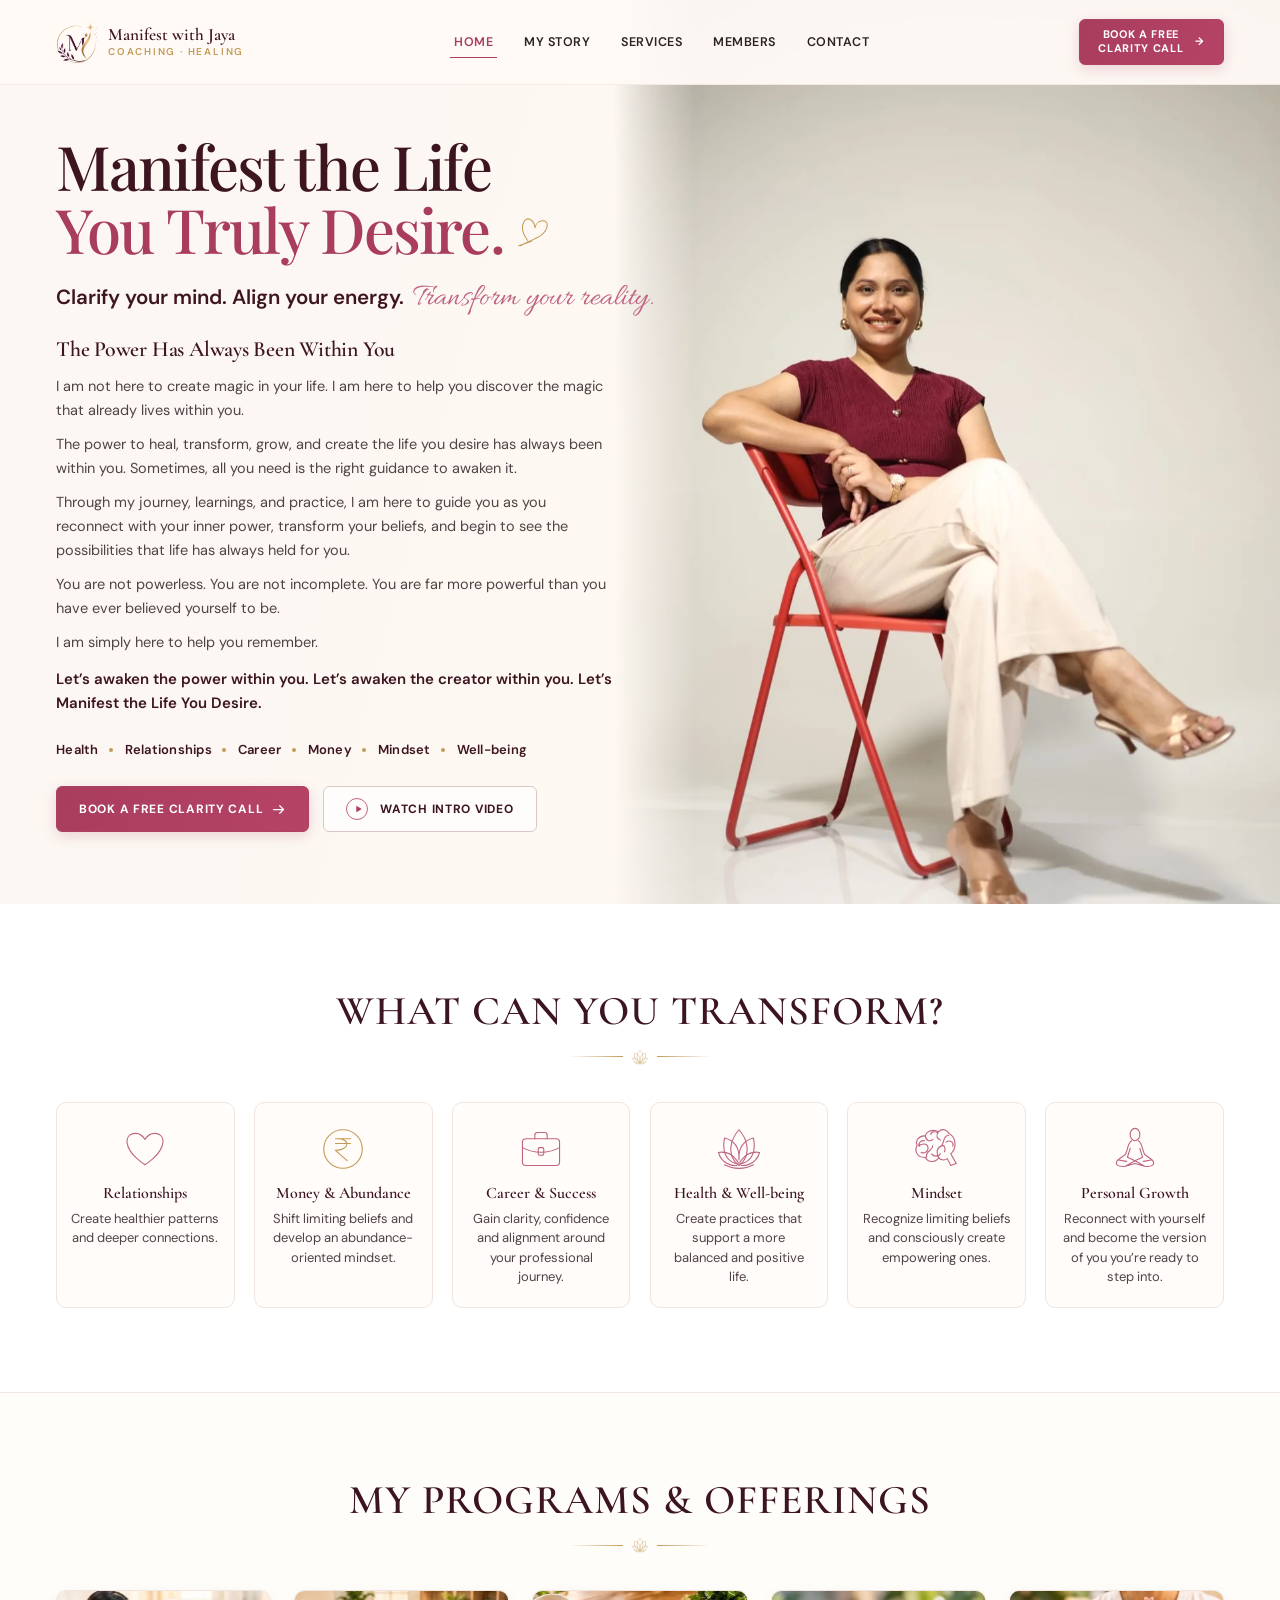
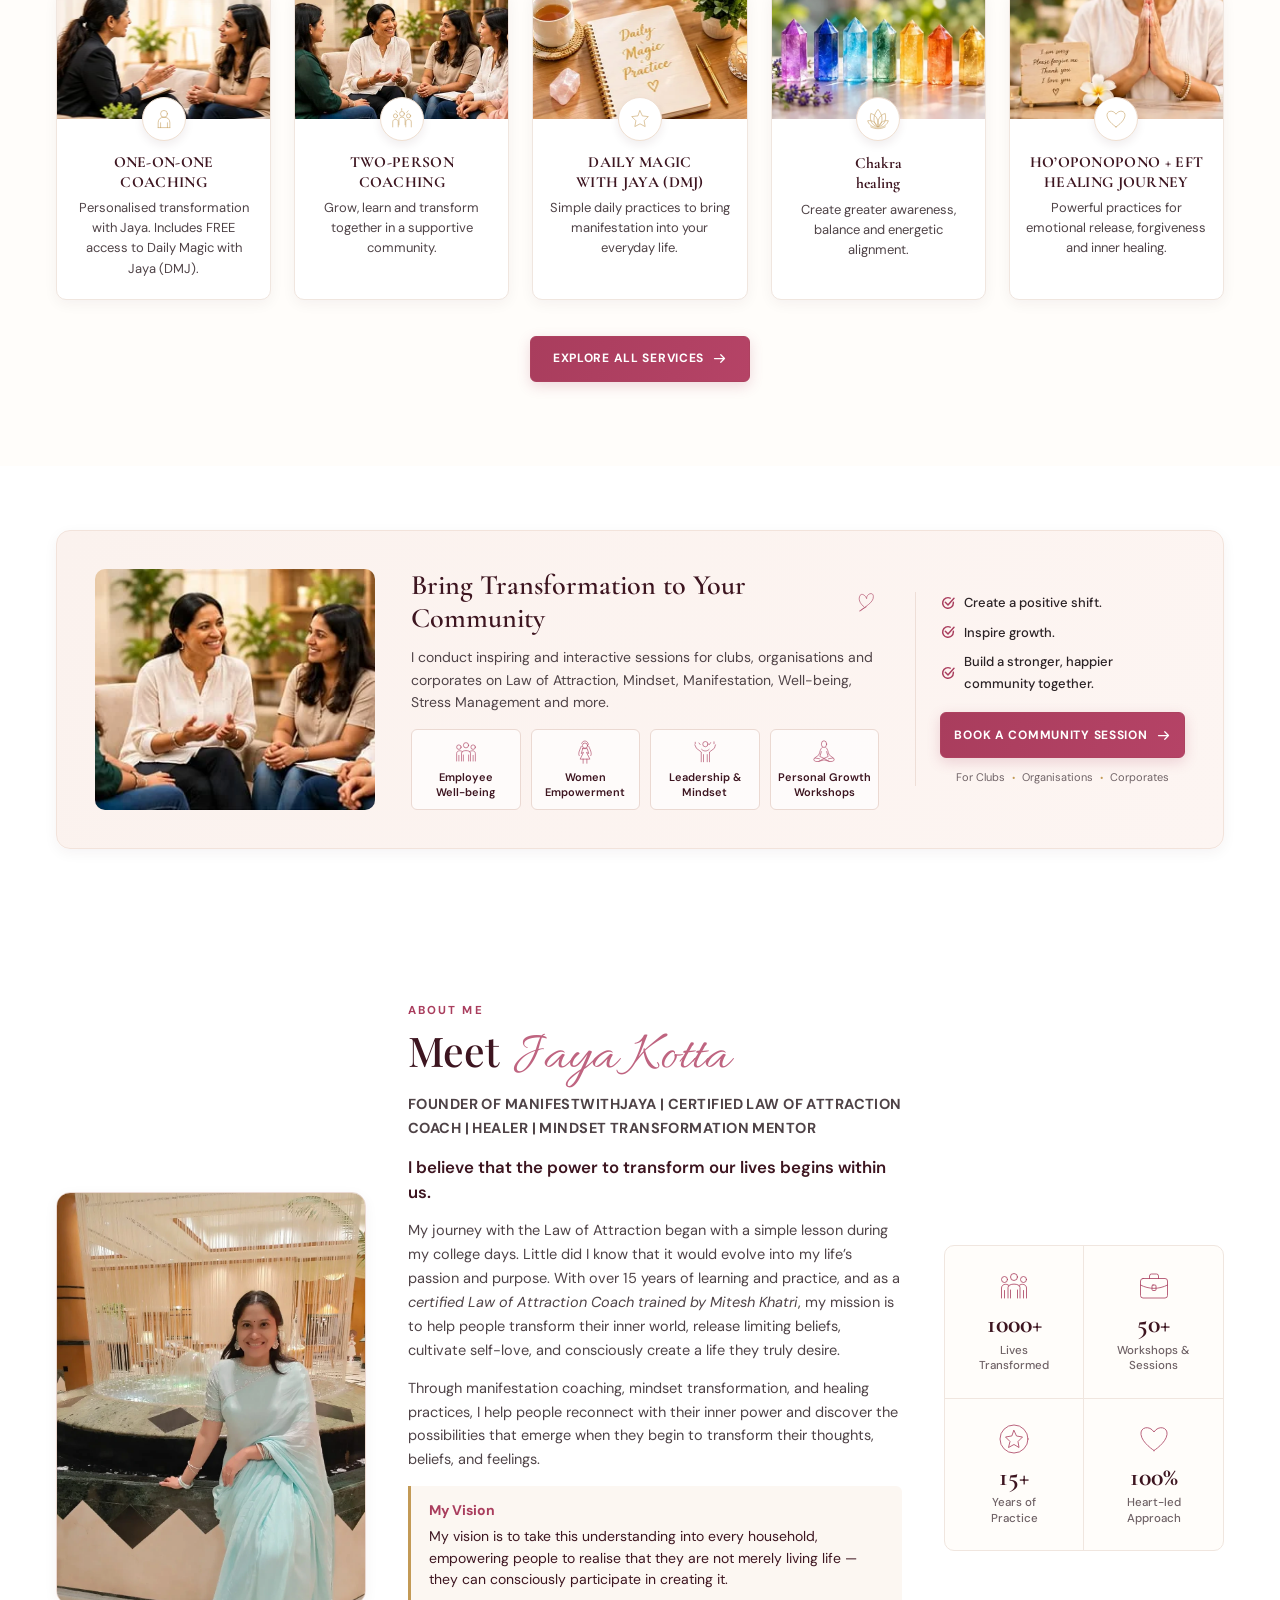
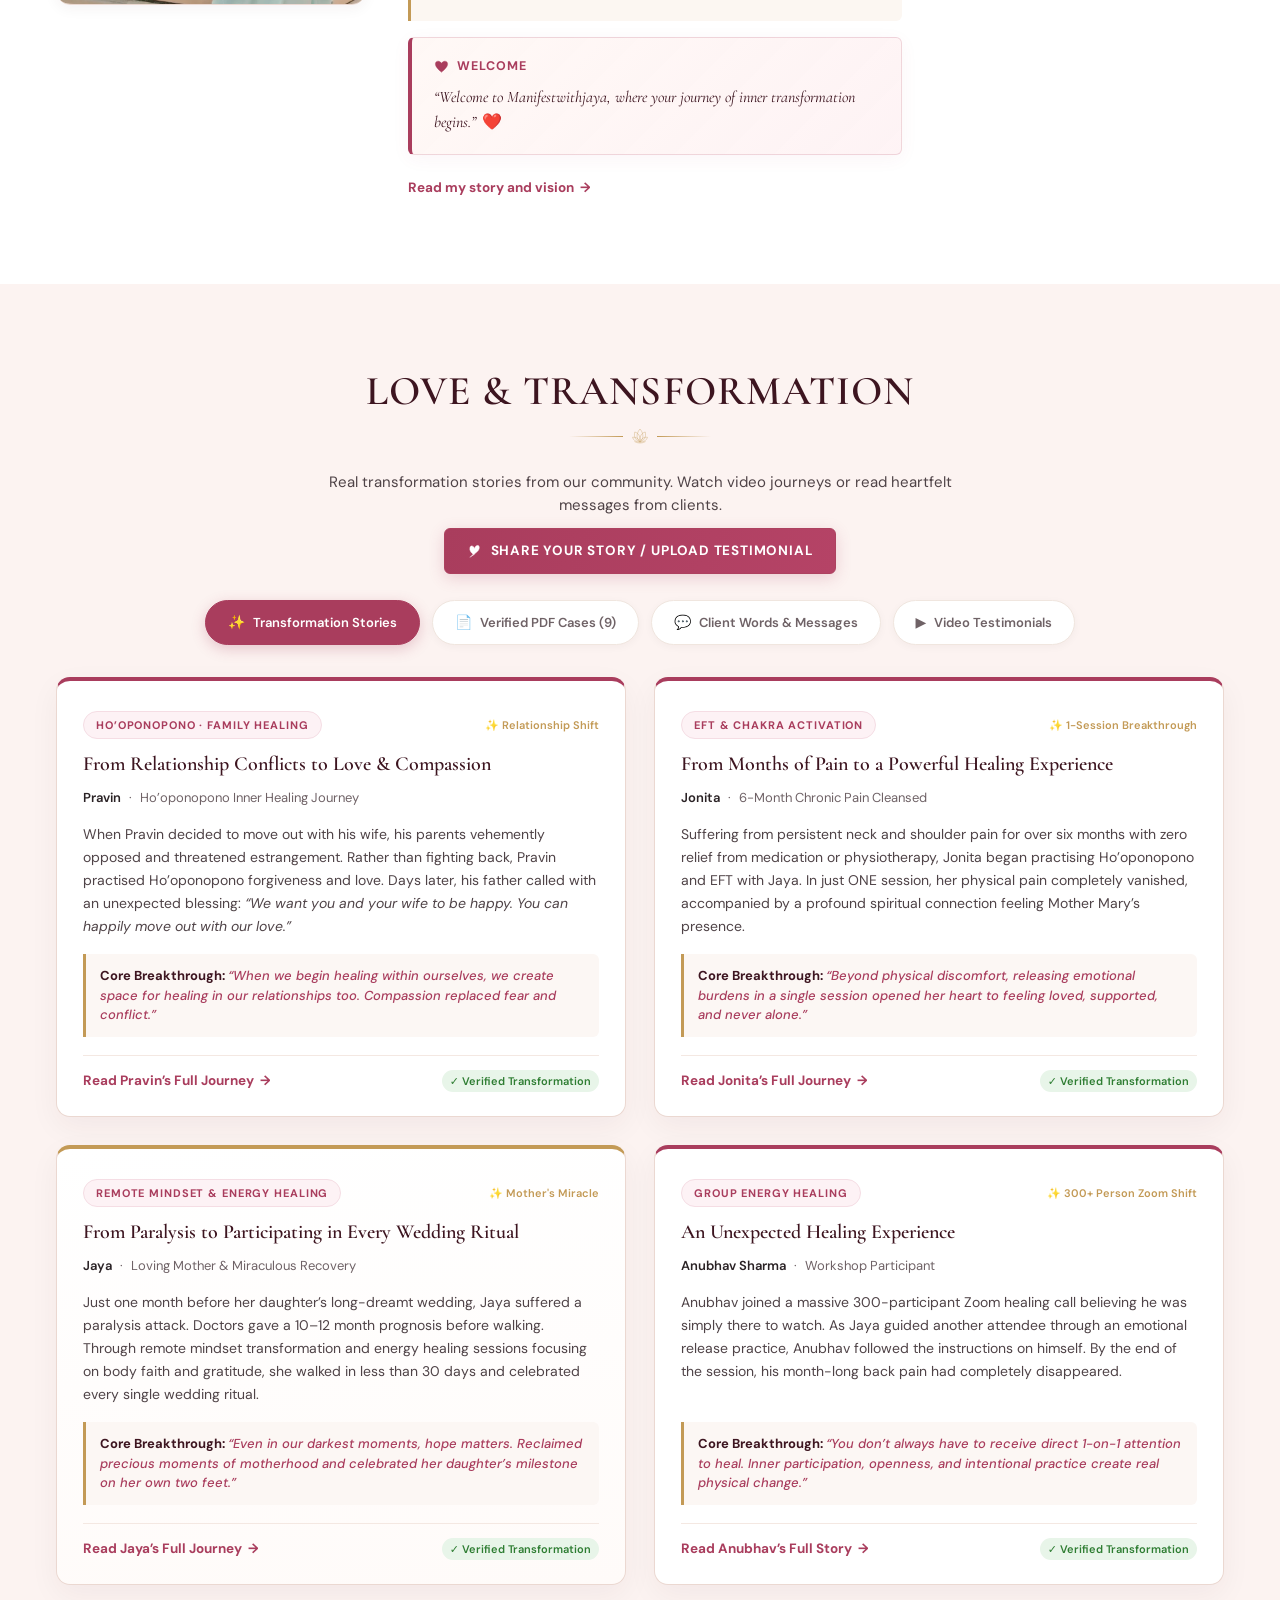
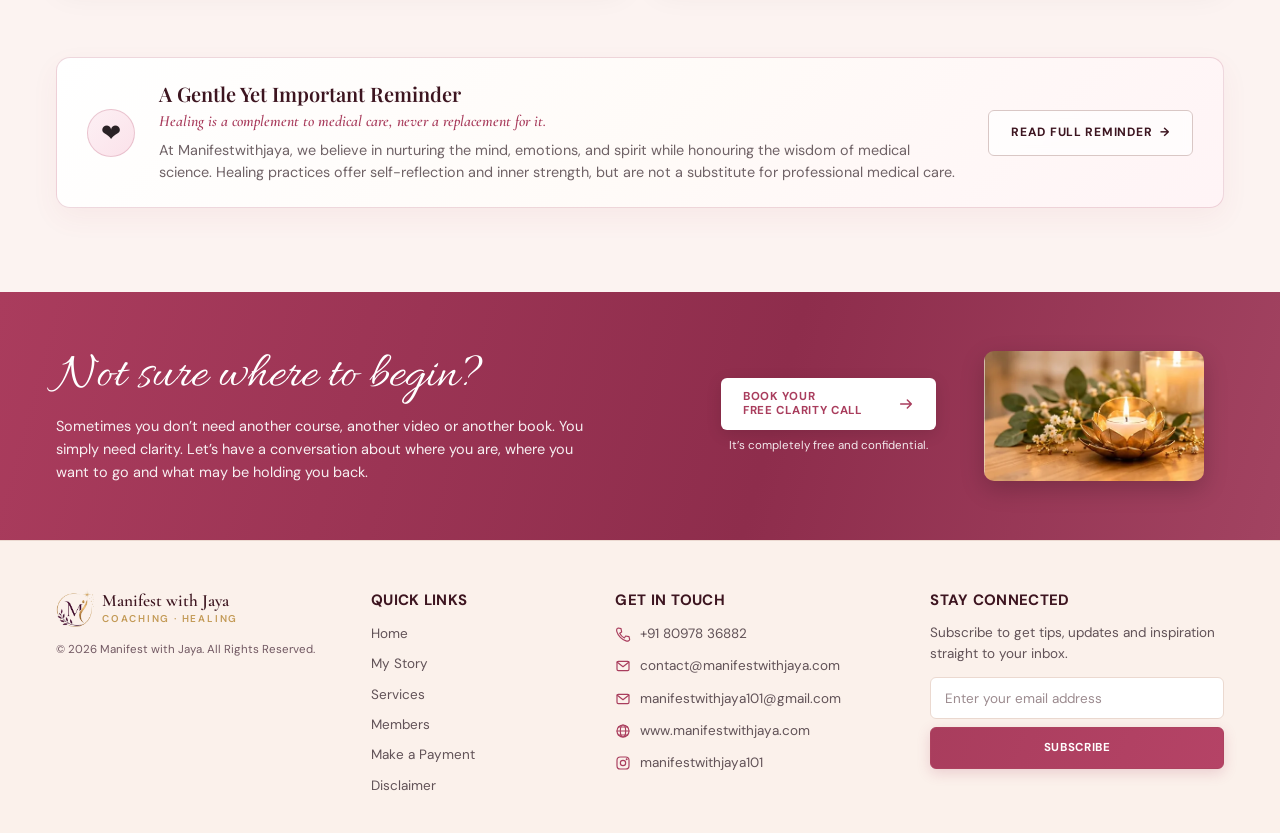
<file: index.html>
<!DOCTYPE html>
<html lang="en">
<head>
    <meta charset="UTF-8">
    <meta name="viewport" content="width=device-width, initial-scale=1">
    <meta name="theme-color" content="#a93d5d">
    <meta name="description" content="Manifest with Jaya — personalised coaching, mindset practices, and energy healing to help you create the life you truly desire.">
    <title>Manifest with Jaya | Create the Life You Truly Desire</title>

    <!--
    DESIGN REFERENCE / COMPONENT MAP
    Reference canvas: 1024 × 1536 px. Measurements below refer to that canvas.
    Components: Header, Hero, Transformation Cards, Program Cards, Community CTA,
    About, Statistics, Testimonial Carousel, Closing CTA, Footer, Booking Form,
    Program Details, Animated Introduction, Journal.

    RASTER-SAMPLED PALETTE (approximate; photography contains additional colors)
    Primary rose: #A93D5D       Primary hover: #8E2D4C
    Secondary burgundy: #3D1520 Accent gold: #C39A56
    Rose icon: #BF6480          Body text: #242021
    Muted text: #6F6266         Cream: #FCF7F2
    Blush: #FCF3F0             White: #FFFFFF
    Borders: #F0E6DF           Shadows: rgba(61,21,32,.08)

    TYPOGRAPHY
    Display: Playfair Display, 45px / .97, 500, tracking -1.15px.
    Section headings: Cormorant Garamond, 18px / 22px, 600, tracking .65px.
    Script accents: Allura, 22–28px, 400.
    Body: DM Sans, 10.75px / 16px, 400.
    Navigation: DM Sans, 9.6px, 500, uppercase.
    Card headings: DM Sans, 10.5–11px / 15px, 600.
    Buttons: DM Sans, 11px, 600, uppercase.
    Desktop measurements scale proportionally up to a 1440px canvas.
    Tablet/mobile use independent, readable typography and reflowed components.

    REFERENCE GEOMETRY
    Main horizontal gutter: 46px. Hero: 451px, with portrait extending to 484px.
    Transformation grid: 88.7% width, six cards, 12px gaps, 153px card height.
    Programs: 86.7% width, five cards, 18px gaps, 195px card height.
    Community: 95.3% width, 180px height, 20px horizontal padding.
    About: 86.8% width, 173px image height.
    Testimonials: 131px section, 100px cards. Closing CTA: 81px.
    Photographic assets and brand marks are individually cropped from the supplied
    reference asset. All headings, descriptions, controls, and layouts are live HTML.
    The supplied Jaya portrait and image-strip photographs are optimized WebP assets.
    -->

    <link rel="preconnect" href="https://fonts.googleapis.com">
    <link rel="preconnect" href="https://fonts.gstatic.com" crossorigin>
    <link href="https://fonts.googleapis.com/css2?family=Allura&family=Cormorant+Garamond:wght@500;600;700&family=DM+Sans:wght@400;500;600;700&family=Playfair+Display:wght@400;500;600&display=swap" rel="stylesheet">
    <link href="https://cdn.jsdelivr.net/npm/bootstrap@5.3.3/dist/css/bootstrap.min.css" rel="stylesheet">

    <link rel="stylesheet" href="./site-shared.css">
    <link rel="stylesheet" href="./styles.css">
</head>
<body>
    <a class="skip-link" href="#main-content">Skip to main content</a>

    <!-- Reusable, accessible SVG icon library. -->
    <svg xmlns="http://www.w3.org/2000/svg" style="position:absolute;width:0;height:0;overflow:hidden" aria-hidden="true">
        <defs>
            <symbol id="i-heart" viewBox="0 0 64 64">
                <path d="M32 55S8 40 6 23C4 8 23 4 32 18 41 4 60 8 58 23 56 40 32 55 32 55Z"/>
            </symbol>
            <symbol id="i-hand-heart" viewBox="0 0 64 64">
                <path d="M15 55C26 44 50 34 49 17 48 3 30 11 31 23 26 10 14 8 12 18 9 29 16 38 24 45M12 56l18-11"/>
            </symbol>
            <symbol id="i-rupee" viewBox="0 0 64 64">
                <circle cx="32" cy="32" r="28"/>
                <path d="M21 17h22M21 24h22M25 17c18 0 17 17-4 17l17 15M21 17h8"/>
            </symbol>
            <symbol id="i-briefcase" viewBox="0 0 64 64">
                <rect x="5" y="17" width="54" height="39" rx="5"/>
                <path d="M23 17v-5a4 4 0 0 1 4-4h10a4 4 0 0 1 4 4v5M5 30c17 9 37 9 54 0"/>
                <rect x="28" y="30" width="8" height="11" rx="2"/>
            </symbol>
            <symbol id="i-lotus" viewBox="0 0 64 64">
                <path d="M32 56C11 40 22 15 32 4c11 12 20 37 0 52Z"/>
                <path d="M31 54C13 51 7 35 11 16c15 4 22 16 21 32M33 54c18-3 24-19 20-38-15 4-22 16-21 32"/>
                <path d="M29 56C15 57 5 48 2 37c13-2 23 5 29 15M35 56c14 1 24-8 27-19-13-2-23 5-29 15M11 55c13 7 29 7 42 0"/>
            </symbol>
            <symbol id="i-brain" viewBox="0 0 64 64">
                <path d="M34 7c-8-5-18 0-19 6-9-1-15 7-12 14-5 10 2 18 12 17 4 9 16 7 19 1 4 3 9 4 13 1l5 10 8-3-8-14c9-8 8-24-2-29-4-7-11-8-16-3Z"/>
                <path d="M34 7c-4 6-2 10 3 12M15 13c1 7 6 9 11 5M5 27c9-5 14-1 14 4s-6 8-10 6M17 44c-3-9 9-9 9-17M35 45c-4-5-4-14 2-17s8 2 6 8M49 12c-10 0-5 15-13 17M23 11c0-5 8-5 10-2M45 22c6-4 12 0 10 6M24 39c4 5 11 4 13 0M14 20c-7-1-10 5-7 8"/>
            </symbol>
            <symbol id="i-meditate" viewBox="0 0 64 64">
                <ellipse cx="32" cy="11" rx="7" ry="9"/>
                <path d="M27 20c-6 4-5 12-9 20L7 48c-6 6 1 11 11 9l14-4 14 4c10 2 17-3 11-9l-11-8c-4-8-3-16-9-20M25 31l-4 13 11 5 11-5-4-13M18 57l14-8 14 8M8 48l12 2M56 48l-12 2"/>
            </symbol>
            <symbol id="i-person" viewBox="0 0 64 64">
                <circle cx="32" cy="17" r="10"/>
                <path d="M15 57V43c0-11 7-16 17-16s17 5 17 16v14M15 57h34M22 57V43M42 57V43"/>
            </symbol>
            <symbol id="i-people" viewBox="0 0 64 64">
                <circle cx="32" cy="14" r="7"/><circle cx="13" cy="19" r="6"/><circle cx="51" cy="19" r="6"/>
                <path d="M20 56V35c0-9 24-9 24 0v21M25 56V40M39 56V40M7 56V36c0-7 9-10 15-5M57 56V36c0-7-9-10-15-5M13 41v15M51 41v15"/>
            </symbol>
            <symbol id="i-group" viewBox="0 0 64 64">
                <circle cx="32" cy="17" r="7"/><circle cx="13" cy="23" r="6"/><circle cx="51" cy="23" r="6"/>
                <path d="M23 49V34c0-10 18-10 18 0v15M5 55V40c0-9 16-9 16 0v15M43 55V40c0-9 16-9 16 0v15M14 8l4 5M50 8l-4 5M31 2v5"/>
            </symbol>
            <symbol id="i-woman" viewBox="0 0 64 64">
                <circle cx="32" cy="15" r="7"/>
                <path d="M22 17c-6 13-9 21-5 25M42 17c6 13 9 21 5 25M26 23h12l4 13-6-3 9 18H19l9-18-6 3 4-13ZM27 51v11M37 51v11M23 9c4-10 17-8 18 3"/>
            </symbol>
            <symbol id="i-leadership" viewBox="0 0 64 64">
                <circle cx="33" cy="11" r="7"/>
                <path d="M22 58V32L9 22l-4-9M44 58V32l13-10 3-9M23 25c6 6 14 6 20 0M28 58V39M38 58V39M6 6v4M56 5v5M16 8l3 4M47 7l-3 5"/>
            </symbol>
            <symbol id="i-star" viewBox="0 0 64 64">
                <path d="m32 8 7 15 17 2-12 12 3 17-15-8-15 8 3-17L8 25l17-2Z"/>
            </symbol>
            <symbol id="i-star-circle" viewBox="0 0 64 64">
                <circle cx="32" cy="32" r="28"/><path d="m32 15 5 11 12 2-9 9 2 12-10-6-11 6 3-12-9-9 12-2Z"/>
            </symbol>
            <symbol id="i-check" viewBox="0 0 24 24">
                <path d="M20 11v1a8 8 0 1 1-4.7-7.3M8 11l4 4 9-10"/>
            </symbol>
            <symbol id="i-arrow" viewBox="0 0 24 24"><path d="M4 12h16m-6-6 6 6-6 6"/></symbol>
            <symbol id="i-chevron-right" viewBox="0 0 24 24"><path d="m9 6 6 6-6 6"/></symbol>
            <symbol id="i-chevron-left" viewBox="0 0 24 24"><path d="m15 6-6 6 6 6"/></symbol>
            <symbol id="i-play" viewBox="0 0 24 24"><path d="m8 4 13 8-13 8Z"/></symbol>
            <symbol id="i-pause" viewBox="0 0 24 24"><path d="M8 5v14M16 5v14" stroke-width="3"/></symbol>
            <symbol id="i-menu" viewBox="0 0 24 24"><path d="M4 6h16M4 12h16M4 18h16"/></symbol>
            <symbol id="i-mail" viewBox="0 0 24 24"><rect x="3" y="5" width="18" height="14" rx="2"/><path d="m3 6 9 7 9-7"/></symbol>
            <symbol id="i-phone" viewBox="0 0 24 24"><path d="m5 3 4 1 1 5-3 2c2 4 3 5 7 7l2-3 5 1 1 4c-1 5-9 2-14-3S0 4 5 3Z"/></symbol>
            <symbol id="i-globe" viewBox="0 0 24 24"><circle cx="12" cy="12" r="9"/><ellipse cx="12" cy="12" rx="4" ry="9"/><path d="M3 12h18M5 6h14M5 18h14"/></symbol>
            <symbol id="i-instagram" viewBox="0 0 24 24"><rect x="3" y="3" width="18" height="18" rx="5"/><circle cx="12" cy="12" r="4"/><path d="M17.5 6.5h.01" stroke-width="3"/></symbol>
        </defs>
    </svg>

    <div class="site-wrap">
        <!-- ============================================================
             HEADER
             ============================================================ -->
        <header class="site-header is-fixed" id="site-header">
            <div class="site-container header-inner">
                <a class="brand" href="index.html#home" aria-label="Manifest with Jaya — home">
                    <img class="brand-logo" src="./assets/manifest-logo-mark.webp" alt="" width="42" height="42">
                    <span class="brand-name">Manifest with Jaya<small>Coaching · Healing</small></span>
                </a>
                <button class="nav-toggle" type="button" aria-label="Toggle navigation" aria-expanded="false" aria-controls="site-navigation">
                    <span class="nav-toggle-bar"></span>
                    <span class="nav-toggle-bar"></span>
                    <span class="nav-toggle-bar"></span>
                </button>
                <nav class="site-navigation" id="site-navigation" aria-label="Main navigation">
                    <ul class="nav-list">
                        <li><a class="nav-link active" href="index.html#home" aria-current="page">Home</a></li>
                        <li><a class="nav-link" href="story.html">My Story</a></li>
                        <li><a class="nav-link" href="services.html">Services</a></li>
                        <li><a class="nav-link" href="members.html">Members</a></li>
                        <li><a class="nav-link" href="#contact">Contact</a></li>
                    </ul>
                </nav>
                <button class="button button-primary header-cta" type="button" data-book="clarity">Book a free<br>clarity call <span class="cta-arrow" aria-hidden="true">→</span></button>
            </div>
        </header>

        <!-- ============================================================
             HERO
             ============================================================ -->
        <section class="hero" id="home" aria-labelledby="hero-title">
            <div class="site-container hero-inner">
                <div class="hero-copy">
                    <h1 class="hero-title" id="hero-title">Manifest the Life<span>You Truly Desire.<svg class="icon title-heart" aria-hidden="true"><use href="#i-hand-heart"/></svg></span></h1>
                    <p class="hero-lead">Clarify your mind. Align your energy. <span class="script-text">Transform your reality.</span></p>
                    <div class="hero-description">
                        <h2 class="hero-statement">The Power Has Always Been Within You</h2>
                        <p>I am not here to create magic in your life. I am here to help you discover the magic that already lives within you.</p>
                        <p>The power to heal, transform, grow, and create the life you desire has always been within you. Sometimes, all you need is the right guidance to awaken it.</p>
                        <p>Through my journey, learnings, and practice, I am here to guide you as you reconnect with your inner power, transform your beliefs, and begin to see the possibilities that life has always held for you.</p>
                        <p>You are not powerless. You are not incomplete. You are far more powerful than you have ever believed yourself to be.</p>
                        <p>I am simply here to help you remember.</p>
                        <p class="hero-closing">Let’s awaken the power within you. Let’s awaken the creator within you. Let’s Manifest the Life You Desire.</p>
                    </div>
                    <ul class="hero-topics" aria-label="Areas of transformation">
                        <li>Health</li><li>Relationships</li><li>Career</li><li>Money</li><li>Mindset</li><li>Well-being</li>
                    </ul>
                    <div class="hero-actions">
                        <button class="button button-primary" type="button" data-book="clarity">Book a free clarity call<svg class="icon" aria-hidden="true"><use href="#i-arrow"/></svg></button>
                        <button class="button button-outline" type="button" data-bs-toggle="modal" data-bs-target="#introModal"><span class="play-icon"><svg class="icon" aria-hidden="true"><use href="#i-play"/></svg></span>Watch intro video</button>
                    </div>
                </div>
            </div>

            <div class="hero-visual">
                <img src="./assets/jaya/jaya-portrait.webp" alt="Jaya seated in her coaching studio" width="1000" height="1500" fetchpriority="high">
            </div>
        </section>

        <main id="main-content">
            <!-- TRANSFORMATION CARDS -->
            <section class="transformation-section" id="transformation" aria-labelledby="transformation-title">
                <div class="site-container">
                    <div class="section-heading">
                        <h2 id="transformation-title">What can you transform?</h2>
                        <div class="section-ornament" aria-hidden="true"><svg class="icon"><use href="#i-lotus"/></svg></div>
                    </div>
                    <div class="transformation-grid">
                        <button class="transformation-card reveal" type="button" data-topic="relationships" aria-label="Explore relationship transformation">
                            <svg class="icon" aria-hidden="true"><use href="#i-heart"/></svg>
                            <h3>Relationships</h3>
                            <p>Create healthier patterns and deeper connections.</p>
                        </button>
                        <button class="transformation-card reveal" type="button" data-topic="money" aria-label="Explore money and abundance">
                            <svg class="icon" aria-hidden="true"><use href="#i-rupee"/></svg>
                            <h3>Money &amp; Abundance</h3>
                            <p>Shift limiting beliefs and develop an abundance-oriented mindset.</p>
                        </button>
                        <button class="transformation-card reveal" type="button" data-topic="career" aria-label="Explore career and success">
                            <svg class="icon" aria-hidden="true"><use href="#i-briefcase"/></svg>
                            <h3>Career &amp; Success</h3>
                            <p>Gain clarity, confidence and alignment around your professional journey.</p>
                        </button>
                        <button class="transformation-card reveal" type="button" data-topic="health" aria-label="Explore health and well-being">
                            <svg class="icon" aria-hidden="true"><use href="#i-lotus"/></svg>
                            <h3>Health &amp; Well-being</h3>
                            <p>Create practices that support a more balanced and positive life.</p>
                        </button>
                        <button class="transformation-card reveal" type="button" data-topic="mindset" aria-label="Explore mindset coaching">
                            <svg class="icon" aria-hidden="true"><use href="#i-brain"/></svg>
                            <h3>Mindset</h3>
                            <p>Recognize limiting beliefs and consciously create empowering ones.</p>
                        </button>
                        <button class="transformation-card reveal" type="button" data-topic="growth" aria-label="Explore personal growth">
                            <svg class="icon" aria-hidden="true"><use href="#i-meditate"/></svg>
                            <h3>Personal Growth</h3>
                            <p>Reconnect with yourself and become the version of you you’re ready to step into.</p>
                        </button>
                    </div>
                </div>
            </section>

            <!-- PROGRAM CARDS -->
            <section class="programs-section" id="programs" aria-labelledby="programs-title">
                <div class="site-container">
                    <div class="section-heading">
                        <h2 id="programs-title">My programs &amp; offerings</h2>
                        <div class="section-ornament" aria-hidden="true"><svg class="icon"><use href="#i-lotus"/></svg></div>
                    </div>
                    <div class="program-grid">
                        <article class="program-card reveal" id="one-on-one">
                            <div class="program-image">
                                <img src="./assets/program-coaching.webp" alt="Jaya guiding a one-on-one coaching conversation" width="525" height="256" loading="lazy">
                            </div>
                            <span class="program-badge"><svg class="icon" aria-hidden="true"><use href="#i-person"/></svg></span>
                            <h3><a href="services.html#personal-coaching">One-on-one<br>coaching</a></h3>
                            <p>Personalised transformation with Jaya. Includes FREE access to Daily Magic with Jaya (DMJ).</p>
                        </article>
                        <article class="program-card reveal">
                            <div class="program-image">
                                <img src="./assets/program-group-session.webp" alt="A group sharing a coaching session" width="510" height="256" loading="lazy">
                            </div>
                            <span class="program-badge"><svg class="icon" aria-hidden="true"><use href="#i-group"/></svg></span>
                            <h3><a href="services.html#shared-coaching">Two-person<br>coaching</a></h3>
                            <p>Grow, learn and transform together in a supportive community.</p>
                        </article>
                        <article class="program-card reveal">
                            <div class="program-image">
                                <img src="./assets/program-daily-magic.webp" alt="A Daily Magic with Jaya journal beside tea and flowers" width="481" height="256" loading="lazy">
                            </div>
                            <span class="program-badge"><svg class="icon" aria-hidden="true"><use href="#i-star"/></svg></span>
                            <h3><a href="services.html#daily-magic">Daily Magic<br>with Jaya (DMJ)</a></h3>
                            <p>Simple daily practices to bring manifestation into your everyday life.</p>
                        </article>
                        <article class="program-card reveal" id="chakra-healing">
                            <div class="program-image">
                                <img src="./assets/program-chakra-crystals.webp" alt="Seven colorful crystals representing the chakras" width="525" height="291" loading="lazy">
                            </div>
                            <span class="program-badge"><svg class="icon" aria-hidden="true"><use href="#i-lotus"/></svg></span>
                            <h3><button type="button" data-program="chakra">Chakra<br>healing</button></h3>
                            <p>Create greater awareness, balance and energetic alignment.</p>
                        </article>
                        <article class="program-card reveal" id="emotional-healing">
                            <div class="program-image">
                                <img src="./assets/program-healing-practice.webp" alt="Hands together in a Ho’oponopono forgiveness practice" width="510" height="291" loading="lazy">
                            </div>
                            <span class="program-badge"><svg class="icon" aria-hidden="true"><use href="#i-heart"/></svg></span>
                            <h3><a href="services.html#eft-healing">Ho’oponopono + EFT<br>healing journey</a></h3>
                            <p>Powerful practices for emotional release, forgiveness and inner healing.</p>
                        </article>
                    </div>
                    <div class="programs-footer">
                        <a class="button button-primary" href="services.html">Explore all services<svg class="icon" aria-hidden="true"><use href="#i-arrow"/></svg></a>
                    </div>
                </div>
            </section>

            <!-- COMMUNITY -->
            <section class="community-section" id="community" aria-labelledby="community-title">
                <div class="site-container">
                    <div class="community-grid reveal">
                        <img class="community-picture" src="./assets/program-group-session.webp" alt="Women taking part in a supportive group workshop" width="510" height="256" loading="lazy">
                        <div class="community-copy">
                            <h2 id="community-title">Bring Transformation to Your Community <svg class="icon" aria-hidden="true"><use href="#i-hand-heart"/></svg></h2>
                            <p>I conduct inspiring and interactive sessions for clubs, organisations and corporates on Law of Attraction, Mindset, Manifestation, Well-being, Stress Management and more.</p>
                            <div class="community-categories">
                                <div class="community-category"><svg class="icon" aria-hidden="true"><use href="#i-people"/></svg><span>Employee<br>Well-being</span></div>
                                <div class="community-category"><svg class="icon" aria-hidden="true"><use href="#i-woman"/></svg><span>Women<br>Empowerment</span></div>
                                <div class="community-category"><svg class="icon" aria-hidden="true"><use href="#i-leadership"/></svg><span>Leadership &amp;<br>Mindset</span></div>
                                <div class="community-category"><svg class="icon" aria-hidden="true"><use href="#i-meditate"/></svg><span>Personal Growth<br>Workshops</span></div>
                            </div>
                        </div>
                        <div class="community-action">
                            <ul class="community-benefits">
                                <li><svg class="icon" aria-hidden="true"><use href="#i-check"/></svg><span>Create a positive shift.</span></li>
                                <li><svg class="icon" aria-hidden="true"><use href="#i-check"/></svg><span>Inspire growth.</span></li>
                                <li><svg class="icon" aria-hidden="true"><use href="#i-check"/></svg><span>Build a stronger, happier community together.</span></li>
                            </ul>
                            <button class="button button-primary" type="button" data-book="community">Book a community session <svg class="icon" aria-hidden="true"><use href="#i-arrow"/></svg></button>
                            <p class="community-caption">For Clubs <span class="gold-dot">•</span> Organisations <span class="gold-dot">•</span> Corporates</p>
                        </div>
                    </div>
                </div>
            </section>

            <!-- ABOUT AND STATS -->
            <section class="about-section" id="about" aria-labelledby="about-title">
                <div class="site-container">
                    <div class="about-grid reveal">
                        <img class="about-picture" src="./assets/jaya/jaya-photo-3.webp" alt="Jaya Kotta, Certified Law of Attraction Coach, Healer, and Mindset Transformation Mentor" width="900" height="1600" loading="lazy">
                        <div class="about-copy">
                            <span class="eyebrow">About Me</span>
                            <h2 id="about-title">Meet <span class="script-text">Jaya Kotta</span></h2>
                            <p class="about-role">Founder of Manifestwithjaya | Certified Law of Attraction Coach | Healer | Mindset Transformation Mentor</p>
                            <p class="about-lead">I believe that the power to transform our lives begins within us.</p>
                            <p>My journey with the Law of Attraction began with a simple lesson during my college days. Little did I know that it would evolve into my life’s passion and purpose. With over 15 years of learning and practice, and as a <em>certified Law of Attraction Coach trained by Mitesh Khatri</em>, my mission is to help people transform their inner world, release limiting beliefs, cultivate self-love, and consciously create a life they truly desire.</p>
                            <p>Through manifestation coaching, mindset transformation, and healing practices, I help people reconnect with their inner power and discover the possibilities that emerge when they begin to transform their thoughts, beliefs, and feelings.</p>
                            <div class="purpose">
                                <strong>My Vision</strong>
                                <p>My vision is to take this understanding into every household, empowering people to realise that they are not merely living life — they can consciously participate in creating it.</p>
                            </div>
                            <div class="my-belief-card">
                                <div class="my-belief-header">
                                    <svg class="icon" aria-hidden="true"><use href="#i-heart"/></svg>
                                    <span>Welcome</span>
                                </div>
                                <blockquote class="my-belief-quote">
                                    “Welcome to Manifestwithjaya, where your journey of inner transformation begins.” <span class="heart-accent" aria-hidden="true">❤️</span>
                                </blockquote>
                            </div>
                            <a class="about-story-link" href="story.html">Read my story and vision <span aria-hidden="true">→</span></a>
                        </div>
                        <div class="stats-grid" aria-label="Jaya Kotta's experience and impact">
                            <div class="stat"><svg class="icon" aria-hidden="true"><use href="#i-people"/></svg><strong>1000+</strong><span>Lives<br>Transformed</span></div>
                            <div class="stat"><svg class="icon" aria-hidden="true"><use href="#i-briefcase"/></svg><strong>50+</strong><span>Workshops &amp;<br>Sessions</span></div>
                            <div class="stat"><svg class="icon" aria-hidden="true"><use href="#i-star-circle"/></svg><strong>15+</strong><span>Years of<br>Practice</span></div>
                            <div class="stat"><svg class="icon" aria-hidden="true"><use href="#i-heart"/></svg><strong>100%</strong><span>Heart-led<br>Approach</span></div>
                        </div>
                    </div>
                </div>
            </section>

            <!-- TESTIMONIALS SECTION -->
            <section class="testimonials-section" id="testimonials" aria-labelledby="testimonials-title">
                <div class="site-container">
                    <div class="section-heading">
                        <h2 id="testimonials-title">Love &amp; Transformation</h2>
                        <div class="section-ornament" aria-hidden="true"><svg class="icon"><use href="#i-lotus"/></svg></div>
                    </div>

                    <div class="testimonials-header-action">
                        <p class="testimonials-lead">Real transformation stories from our community. Watch video journeys or read heartfelt messages from clients.</p>
                        <button class="button button-primary upload-story-btn" type="button" data-bs-toggle="modal" data-bs-target="#testimonialUploadModal">
                            <svg class="icon" aria-hidden="true"><use href="#i-hand-heart"/></svg>
                            <span>Share Your Story / Upload Testimonial</span>
                        </button>
                    </div>

                    <!-- TESTIMONIAL TABS -->
                    <div class="testimonial-tabs" role="tablist" aria-label="Testimonial categories">
                        <button class="testimonial-tab active" id="tab-stories" type="button" role="tab" aria-selected="true" aria-controls="panel-stories" data-tab="stories">
                            <span class="tab-icon" aria-hidden="true">✨</span> Transformation Stories
                        </button>
                        <button class="testimonial-tab" id="tab-pdf" type="button" role="tab" aria-selected="false" aria-controls="panel-pdf" data-tab="pdf">
                            <span class="tab-icon" aria-hidden="true">📄</span> Verified PDF Cases (9)
                        </button>
                        <button class="testimonial-tab" id="tab-words" type="button" role="tab" aria-selected="false" aria-controls="panel-words" data-tab="words">
                            <span class="tab-icon" aria-hidden="true">💬</span> Client Words &amp; Messages
                        </button>
                        <button class="testimonial-tab" id="tab-videos" type="button" role="tab" aria-selected="false" aria-controls="panel-videos" data-tab="videos">
                            <span class="tab-icon" aria-hidden="true">▶</span> Video Testimonials
                        </button>
                    </div>

                    <!-- PANEL 1: FEATURED TRANSFORMATION STORIES -->
                    <div class="testimonial-panel active" id="panel-stories" role="tabpanel" aria-labelledby="tab-stories">
                        <div class="stories-grid">
                            <!-- Story 1: Pravin -->
                            <article class="story-journey-card">
                                <div class="story-card-eyebrow-row">
                                    <span class="story-card-category">Ho’oponopono · Family Healing</span>
                                    <span class="story-card-pill-accent">✨ Relationship Shift</span>
                                </div>
                                <h3 class="story-journey-title">From Relationship Conflicts to Love &amp; Compassion</h3>
                                <div class="story-journey-client">
                                    <strong>Pravin</strong> · <span>Ho’oponopono Inner Healing Journey</span>
                                </div>
                                <p class="story-journey-excerpt">
                                    When Pravin decided to move out with his wife, his parents vehemently opposed and threatened estrangement. Rather than fighting back, Pravin practised Ho’oponopono forgiveness and love. Days later, his father called with an unexpected blessing: <em>“We want you and your wife to be happy. You can happily move out with our love.”</em>
                                </p>
                                <div class="story-journey-takeaway">
                                    <strong>Core Breakthrough:</strong> <em>“When we begin healing within ourselves, we create space for healing in our relationships too. Compassion replaced fear and conflict.”</em>
                                </div>
                                <div class="story-card-actions">
                                    <button class="story-read-btn" type="button" data-story-id="pravin">Read Pravin’s Full Journey <span aria-hidden="true">→</span></button>
                                    <span class="client-badge-verified">✓ Verified Transformation</span>
                                </div>
                            </article>

                            <!-- Story 2: Jonita -->
                            <article class="story-journey-card">
                                <div class="story-card-eyebrow-row">
                                    <span class="story-card-category">EFT &amp; Chakra Activation</span>
                                    <span class="story-card-pill-accent">✨ 1-Session Breakthrough</span>
                                </div>
                                <h3 class="story-journey-title">From Months of Pain to a Powerful Healing Experience</h3>
                                <div class="story-journey-client">
                                    <strong>Jonita</strong> · <span>6-Month Chronic Pain Cleansed</span>
                                </div>
                                <p class="story-journey-excerpt">
                                    Suffering from persistent neck and shoulder pain for over six months with zero relief from medication or physiotherapy, Jonita began practising Ho’oponopono and EFT with Jaya. In just ONE session, her physical pain completely vanished, accompanied by a profound spiritual connection feeling Mother Mary’s presence.
                                </p>
                                <div class="story-journey-takeaway">
                                    <strong>Core Breakthrough:</strong> <em>“Beyond physical discomfort, releasing emotional burdens in a single session opened her heart to feeling loved, supported, and never alone.”</em>
                                </div>
                                <div class="story-card-actions">
                                    <button class="story-read-btn" type="button" data-story-id="jonita">Read Jonita’s Full Journey <span aria-hidden="true">→</span></button>
                                    <span class="client-badge-verified">✓ Verified Transformation</span>
                                </div>
                            </article>

                            <!-- Story 3: Jaya -->
                            <article class="story-journey-card featured-miracle">
                                <div class="story-card-eyebrow-row">
                                    <span class="story-card-category">Remote Mindset &amp; Energy Healing</span>
                                    <span class="story-card-pill-accent">✨ Mother's Miracle</span>
                                </div>
                                <h3 class="story-journey-title">From Paralysis to Participating in Every Wedding Ritual</h3>
                                <div class="story-journey-client">
                                    <strong>Jaya</strong> · <span>Loving Mother &amp; Miraculous Recovery</span>
                                </div>
                                <p class="story-journey-excerpt">
                                    Just one month before her daughter’s long-dreamt wedding, Jaya suffered a paralysis attack. Doctors gave a 10–12 month prognosis before walking. Through remote mindset transformation and energy healing sessions focusing on body faith and gratitude, she walked in less than 30 days and celebrated every single wedding ritual.
                                </p>
                                <div class="story-journey-takeaway">
                                    <strong>Core Breakthrough:</strong> <em>“Even in our darkest moments, hope matters. Reclaimed precious moments of motherhood and celebrated her daughter’s milestone on her own two feet.”</em>
                                </div>
                                <div class="story-card-actions">
                                    <button class="story-read-btn" type="button" data-story-id="jaya-recovery">Read Jaya’s Full Journey <span aria-hidden="true">→</span></button>
                                    <span class="client-badge-verified">✓ Verified Transformation</span>
                                </div>
                            </article>

                            <!-- Story 4: Anubhav Sharma -->
                            <article class="story-journey-card">
                                <div class="story-card-eyebrow-row">
                                    <span class="story-card-category">Group Energy Healing</span>
                                    <span class="story-card-pill-accent">✨ 300+ Person Zoom Shift</span>
                                </div>
                                <h3 class="story-journey-title">An Unexpected Healing Experience</h3>
                                <div class="story-journey-client">
                                    <strong>Anubhav Sharma</strong> · <span>Workshop Participant</span>
                                </div>
                                <p class="story-journey-excerpt">
                                    Anubhav joined a massive 300-participant Zoom healing call believing he was simply there to watch. As Jaya guided another attendee through an emotional release practice, Anubhav followed the instructions on himself. By the end of the session, his month-long back pain had completely disappeared.
                                </p>
                                <div class="story-journey-takeaway">
                                    <strong>Core Breakthrough:</strong> <em>“You don’t always have to receive direct 1-on-1 attention to heal. Inner participation, openness, and intentional practice create real physical change.”</em>
                                </div>
                                <div class="story-card-actions">
                                    <button class="story-read-btn" type="button" data-story-id="anubhav">Read Anubhav’s Full Story <span aria-hidden="true">→</span></button>
                                    <span class="client-badge-verified">✓ Verified Transformation</span>
                                </div>
                            </article>
                        </div>
                    </div>

                    <!-- PANEL 2: VERIFIED PDF CASE STUDIES -->
                    <div class="testimonial-panel" id="panel-pdf" role="tabpanel" aria-labelledby="tab-pdf">
                        <div class="pdf-testimonials-grid">
                            <!-- 1. Ankita -->
                            <article class="pdf-case-card">
                                <div class="pdf-case-header">
                                    <div class="pdf-case-user">
                                        <div class="pdf-case-avatar">AN</div>
                                        <div class="pdf-case-meta">
                                            <strong>Ankita</strong>
                                            <span>Emotional Release &amp; Hormones</span>
                                        </div>
                                    </div>
                                    <span class="pdf-badge-tag"><svg viewBox="0 0 24 24"><path d="M14 2H6a2 2 0 0 0-2 2v16a2 2 0 0 0 2 2h12a2 2 0 0 0 2-2V8z"/><path d="M14 2v6h6"/><path d="M16 13H8"/><path d="M16 17H8"/><path d="M10 9H8"/></svg> PDF Case</span>
                                </div>
                                <div class="pdf-case-stars">★★★★★</div>
                                <h3 class="pdf-case-title">From PCOD Challenges to Emotional Release &amp; Greater Balance</h3>
                                <p class="pdf-case-body">Addressing deep-rooted subconscious fear and guilt from the past allowed Ankita to release the emotional burden, restoring a regular, normal cycle.</p>
                                <div class="pdf-case-highlight">
                                    <strong>Transformation:</strong> She chose to heal emotional weight rather than just symptom management, cultivating deep self-acceptance.
                                </div>
                                <div class="pdf-case-actions">
                                    <a class="pdf-btn-download" href="./assets/Ankita.pdf" target="_blank" rel="noopener noreferrer"><span>📄 View PDF</span></a>
                                    <button class="pdf-btn-read" type="button" data-story-id="ankita">Summary</button>
                                </div>
                            </article>

                            <!-- 2. Paramjeet -->
                            <article class="pdf-case-card">
                                <div class="pdf-case-header">
                                    <div class="pdf-case-user">
                                        <div class="pdf-case-avatar">PJ</div>
                                        <div class="pdf-case-meta">
                                            <strong>Paramjeet</strong>
                                            <span>Root Chakra &amp; Physical Balance</span>
                                        </div>
                                    </div>
                                    <span class="pdf-badge-tag"><svg viewBox="0 0 24 24"><path d="M14 2H6a2 2 0 0 0-2 2v16a2 2 0 0 0 2 2h12a2 2 0 0 0 2-2V8z"/><path d="M14 2v6h6"/><path d="M16 13H8"/><path d="M16 17H8"/><path d="M10 9H8"/></svg> PDF Case</span>
                                </div>
                                <div class="pdf-case-stars">★★★★★</div>
                                <h3 class="pdf-case-title">From Physical Discomfort to Inner Acceptance</h3>
                                <p class="pdf-case-body">Carrying hip and calf pain connected to relationship friction, Paramjeet learned the power of non-resistance. Pain disappeared significantly in just two days.</p>
                                <div class="pdf-case-highlight">
                                    <strong>Transformation:</strong> Stopping the fight against what cannot be controlled and balancing the root chakra brought rapid bodily relief.
                                </div>
                                <div class="pdf-case-actions">
                                    <a class="pdf-btn-download" href="./assets/Paramjeet.pdf" target="_blank" rel="noopener noreferrer"><span>📄 View PDF</span></a>
                                    <button class="pdf-btn-read" type="button" data-story-id="paramjeet">Summary</button>
                                </div>
                            </article>

                            <!-- 3. Parampreet -->
                            <article class="pdf-case-card">
                                <div class="pdf-case-header">
                                    <div class="pdf-case-user">
                                        <div class="pdf-case-avatar">PP</div>
                                        <div class="pdf-case-meta">
                                            <strong>Parampreet</strong>
                                            <span>Rapid Energy Cleansing</span>
                                        </div>
                                    </div>
                                    <span class="pdf-badge-tag"><svg viewBox="0 0 24 24"><path d="M14 2H6a2 2 0 0 0-2 2v16a2 2 0 0 0 2 2h12a2 2 0 0 0 2-2V8z"/><path d="M14 2v6h6"/><path d="M16 13H8"/><path d="M16 17H8"/><path d="M10 9H8"/></svg> PDF Case</span>
                                </div>
                                <div class="pdf-case-stars">★★★★★</div>
                                <h3 class="pdf-case-title">From Pain 10/10 to 0/10 in One Session</h3>
                                <p class="pdf-case-body">Entered the session suffering severe acute pain rated 10 out of 10. Releasing held emotional trauma dropped her physical pain down to an absolute zero.</p>
                                <div class="pdf-case-highlight">
                                    <strong>Transformation:</strong> Came in carrying intense pain and emotional baggage — left feeling lighter, completely relieved and free.
                                </div>
                                <div class="pdf-case-actions">
                                    <a class="pdf-btn-download" href="./assets/Parampreet.pdf" target="_blank" rel="noopener noreferrer"><span>📄 View PDF</span></a>
                                    <button class="pdf-btn-read" type="button" data-story-id="parampreet">Summary</button>
                                </div>
                            </article>

                            <!-- 4. Pratiksha -->
                            <article class="pdf-case-card">
                                <div class="pdf-case-header">
                                    <div class="pdf-case-user">
                                        <div class="pdf-case-avatar">PR</div>
                                        <div class="pdf-case-meta">
                                            <strong>Pratiksha</strong>
                                            <span>Emotional Shift &amp; Recovery</span>
                                        </div>
                                    </div>
                                    <span class="pdf-badge-tag"><svg viewBox="0 0 24 24"><path d="M14 2H6a2 2 0 0 0-2 2v16a2 2 0 0 0 2 2h12a2 2 0 0 0 2-2V8z"/><path d="M14 2v6h6"/><path d="M16 13H8"/><path d="M16 17H8"/><path d="M10 9H8"/></svg> PDF Case</span>
                                </div>
                                <div class="pdf-case-stars">★★★★★</div>
                                <h3 class="pdf-case-title">From Losing Her Daughter's Memories to Getting Them Back</h3>
                                <p class="pdf-case-body">Devastated by losing irreplaceable photographs of her daughter on a lost phone. Shifting from panic to trust unlocked both recovered pictures and phone retrieval.</p>
                                <div class="pdf-case-highlight">
                                    <strong>Transformation:</strong> Reclaimed precious family memories, got back her lost device, and rekindled faith in her own life's resilience.
                                </div>
                                <div class="pdf-case-actions">
                                    <a class="pdf-btn-download" href="./assets/Pratiksha.pdf" target="_blank" rel="noopener noreferrer"><span>📄 View PDF</span></a>
                                    <button class="pdf-btn-read" type="button" data-story-id="pratiksha">Summary</button>
                                </div>
                            </article>

                            <!-- 5. Shrishti -->
                            <article class="pdf-case-card">
                                <div class="pdf-case-header">
                                    <div class="pdf-case-user">
                                        <div class="pdf-case-avatar">SH</div>
                                        <div class="pdf-case-meta">
                                            <strong>Shrishti</strong>
                                            <span>Abundance Mindset Coaching</span>
                                        </div>
                                    </div>
                                    <span class="pdf-badge-tag"><svg viewBox="0 0 24 24"><path d="M14 2H6a2 2 0 0 0-2 2v16a2 2 0 0 0 2 2h12a2 2 0 0 0 2-2V8z"/><path d="M14 2v6h6"/><path d="M16 13H8"/><path d="M16 17H8"/><path d="M10 9H8"/></svg> PDF Case</span>
                                </div>
                                <div class="pdf-case-stars">★★★★★</div>
                                <h3 class="pdf-case-title">From Money Being Stuck to Receiving It in Just 3 Days</h3>
                                <p class="pdf-case-body">Substantial due money remained stuck for an extended period. By releasing limiting money beliefs and fear, the full amount cleared into her hands within 72 hours.</p>
                                <div class="pdf-case-highlight">
                                    <strong>Transformation:</strong> Shifted from helpless waiting to realizing internal beliefs and emotions directly open external financial flow.
                                </div>
                                <div class="pdf-case-actions">
                                    <a class="pdf-btn-download" href="./assets/Shrishti.pdf" target="_blank" rel="noopener noreferrer"><span>📄 View PDF</span></a>
                                    <button class="pdf-btn-read" type="button" data-story-id="shrishti">Summary</button>
                                </div>
                            </article>

                            <!-- 6. Yashvi -->
                            <article class="pdf-case-card">
                                <div class="pdf-case-header">
                                    <div class="pdf-case-user">
                                        <div class="pdf-case-avatar">YS</div>
                                        <div class="pdf-case-meta">
                                            <strong>Yashvi</strong>
                                            <span>Academic Goal Realization</span>
                                        </div>
                                    </div>
                                    <span class="pdf-badge-tag"><svg viewBox="0 0 24 24"><path d="M14 2H6a2 2 0 0 0-2 2v16a2 2 0 0 0 2 2h12a2 2 0 0 0 2-2V8z"/><path d="M14 2v6h6"/><path d="M16 13H8"/><path d="M16 17H8"/><path d="M10 9H8"/></svg> PDF Case</span>
                                </div>
                                <div class="pdf-case-stars">★★★★★</div>
                                <h3 class="pdf-case-title">From 84% and Hopelessness to Her Dream College</h3>
                                <p class="pdf-case-body">Scored 84% when cutoff closed at 87% with only one college applied. Through guided belief restructuring, a Sunday surprise interview opened her dream IT seat.</p>
                                <div class="pdf-case-highlight">
                                    <strong>Transformation:</strong> Arrived believing “It’s impossible” — walked away knowing “Maybe it is possible for me.” The belief change worked miracles.
                                </div>
                                <div class="pdf-case-actions">
                                    <a class="pdf-btn-download" href="./assets/Yashvi.pdf" target="_blank" rel="noopener noreferrer"><span>📄 View PDF</span></a>
                                    <button class="pdf-btn-read" type="button" data-story-id="yashvi">Summary</button>
                                </div>
                            </article>

                            <!-- 7. Prashant -->
                            <article class="pdf-case-card">
                                <div class="pdf-case-header">
                                    <div class="pdf-case-user">
                                        <div class="pdf-case-avatar">PS</div>
                                        <div class="pdf-case-meta">
                                            <strong>Prashant</strong>
                                            <span>Academic &amp; Relationship Mastery</span>
                                        </div>
                                    </div>
                                    <span class="pdf-badge-tag"><svg viewBox="0 0 24 24"><path d="M14 2H6a2 2 0 0 0-2 2v16a2 2 0 0 0 2 2h12a2 2 0 0 0 2-2V8z"/><path d="M14 2v6h6"/><path d="M16 13H8"/><path d="M16 17H8"/><path d="M10 9H8"/></svg> PDF Case</span>
                                </div>
                                <div class="pdf-case-stars">★★★★★</div>
                                <h3 class="pdf-case-title">From a Broken Relationship to Unconditional Self-Love</h3>
                                <p class="pdf-case-body">Devastated by relationship rejection and repeated thesis declines. Cultivating radical self-worth led to his thesis accepted by 5+ universities and an offered PhD!</p>
                                <div class="pdf-case-highlight">
                                    <strong>Transformation:</strong> Replaced feelings of unworthiness with self-love, unlocking prestigious opportunities blocked for years.
                                </div>
                                <div class="pdf-case-actions">
                                    <a class="pdf-btn-download" href="./assets/Prashant.pdf" target="_blank" rel="noopener noreferrer"><span>📄 View PDF</span></a>
                                    <button class="pdf-btn-read" type="button" data-story-id="prashant">Summary</button>
                                </div>
                            </article>

                            <!-- 8. Manisha -->
                            <article class="pdf-case-card">
                                <div class="pdf-case-header">
                                    <div class="pdf-case-user">
                                        <div class="pdf-case-avatar">MN</div>
                                        <div class="pdf-case-meta">
                                            <strong>Manisha</strong>
                                            <span>Sacral Energy &amp; Career Expansion</span>
                                        </div>
                                    </div>
                                    <span class="pdf-badge-tag"><svg viewBox="0 0 24 24"><path d="M14 2H6a2 2 0 0 0-2 2v16a2 2 0 0 0 2 2h12a2 2 0 0 0 2-2V8z"/><path d="M14 2v6h6"/><path d="M16 13H8"/><path d="M16 17H8"/><path d="M10 9H8"/></svg> PDF Case</span>
                                </div>
                                <div class="pdf-case-stars">★★★★★</div>
                                <h3 class="pdf-case-title">From Fear &amp; Guilt to Self-Love and Transformation</h3>
                                <p class="pdf-case-body">Overcame recurring health challenges by addressing buried guilt in the sacral chakra. The internal breakthrough catalyzed positive leaps across relationships and career.</p>
                                <div class="pdf-case-highlight">
                                    <strong>Transformation:</strong> Discovered that loving and accepting herself internally completely altered how she experienced the outer world.
                                </div>
                                <div class="pdf-case-actions">
                                    <a class="pdf-btn-download" href="./assets/Manisha.pdf" target="_blank" rel="noopener noreferrer"><span>📄 View PDF</span></a>
                                    <button class="pdf-btn-read" type="button" data-story-id="manisha">Summary</button>
                                </div>
                            </article>

                            <!-- 9. Shraddha -->
                            <article class="pdf-case-card">
                                <div class="pdf-case-header">
                                    <div class="pdf-case-user">
                                        <div class="pdf-case-avatar">SD</div>
                                        <div class="pdf-case-meta">
                                            <strong>Shraddha</strong>
                                            <span>Midlife Awakening &amp; Healing</span>
                                        </div>
                                    </div>
                                    <span class="pdf-badge-tag"><svg viewBox="0 0 24 24"><path d="M14 2H6a2 2 0 0 0-2 2v16a2 2 0 0 0 2 2h12a2 2 0 0 0 2-2V8z"/><path d="M14 2v6h6"/><path d="M16 13H8"/><path d="M16 17H8"/><path d="M10 9H8"/></svg> PDF Case</span>
                                </div>
                                <div class="pdf-case-stars">★★★★★</div>
                                <h3 class="pdf-case-title">From “Something Is Missing” to Discovering Her Calling</h3>
                                <p class="pdf-case-body">After 20+ years in corporate life feeling unfulfilled, Shraddha discovered her true soul calling in dance healing at age 48, enrolling in academy training to heal others.</p>
                                <div class="pdf-case-highlight">
                                    <strong>Transformation:</strong> Proved age is never a boundary — only limiting beliefs are. Followed her heart to train as a movement healer.
                                </div>
                                <div class="pdf-case-actions">
                                    <a class="pdf-btn-download" href="./assets/Shraddha.pdf" target="_blank" rel="noopener noreferrer"><span>📄 View PDF</span></a>
                                    <button class="pdf-btn-read" type="button" data-story-id="shraddha">Summary</button>
                                </div>
                            </article>
                        </div>
                    </div>

                    <!-- PANEL 3: CLIENT WORDS & MESSAGES -->
                    <div class="testimonial-panel" id="panel-words" role="tabpanel" aria-labelledby="tab-words">
                        <div style="position:relative;" aria-roledescription="carousel">
                            <button class="carousel-arrow carousel-prev" type="button" aria-label="Previous testimonials" aria-controls="testimonial-track"><svg class="icon" aria-hidden="true"><use href="#i-chevron-left"/></svg></button>
                            <div class="testimonial-window" tabindex="0" aria-label="Testimonials. Use the left and right arrow keys to browse.">
                                <div class="testimonial-track" id="testimonial-track">
                                    <article class="testimonial-card">
                                        <span class="quote-mark" aria-hidden="true">“</span>
                                        <blockquote>Jaya’s guidance helped me shift my mindset completely. I healed old patterns, attracted better opportunities and today I feel more peaceful and confident than ever.</blockquote>
                                        <div class="testimonial-person">
                                            <div class="testimonial-avatar avatar-initials" aria-hidden="true">PM</div>
                                            <div><strong>– Priya M.</strong><span>Teacher</span></div>
                                        </div>
                                    </article>
                                    <article class="testimonial-card">
                                        <span class="quote-mark" aria-hidden="true">“</span>
                                        <blockquote>Daily Magic with Jaya and Ho’oponopono changed the way I handle my emotions and my life. I’m more positive, grateful and aligned with my true purpose.</blockquote>
                                        <div class="testimonial-person">
                                            <div class="testimonial-avatar avatar-initials" aria-hidden="true">NR</div>
                                            <div><strong>– Neha R.</strong><span>Entrepreneur</span></div>
                                        </div>
                                    </article>
                                    <article class="testimonial-card">
                                        <span class="quote-mark" aria-hidden="true">“</span>
                                        <blockquote>The sessions with Jaya are so powerful and transformative. I found clarity, money flow improved and my relationships are now more loving and mindful.</blockquote>
                                        <div class="testimonial-person">
                                            <div class="testimonial-avatar avatar-initials" aria-hidden="true">RS</div>
                                            <div><strong>– Rohit S.</strong><span>IT Professional</span></div>
                                        </div>
                                    </article>
                                </div>
                            </div>
                            <button class="carousel-arrow carousel-next" type="button" aria-label="Next testimonials" aria-controls="testimonial-track"><svg class="icon" aria-hidden="true"><use href="#i-chevron-right"/></svg></button>
                        </div>
                        <div class="carousel-dots" aria-label="Choose the first testimonial"></div>
                        <p class="visually-hidden" id="testimonial-status" role="status" aria-live="polite"></p>

                        <!-- Client Messages Grid -->
                        <div class="client-messages-grid" id="client-messages-container">
                            <article class="client-message-card">
                                <div class="client-message-header">
                                    <div class="client-message-sender">
                                        <div class="client-message-avatar">SD</div>
                                        <div class="client-message-info">
                                            <strong>Simran D.</strong>
                                            <span>WhatsApp Message</span>
                                        </div>
                                    </div>
                                    <span class="client-badge-verified">✓ Verified</span>
                                </div>
                                <div class="client-message-stars">★★★★★</div>
                                <p class="client-message-body">“Jaya ma’am, I just had to share this with you! After completing our 21-day Daily Magic with Jaya, the business deal I was stressing about for 6 months got approved today without any resistance! My energy feels so light and grateful.”</p>
                                <span class="client-message-tag">Daily Magic with Jaya</span>
                            </article>

                            <article class="client-message-card">
                                <div class="client-message-header">
                                    <div class="client-message-sender">
                                        <div class="client-message-avatar">AK</div>
                                        <div class="client-message-info">
                                            <strong>Ananya K.</strong>
                                            <span>Client Note</span>
                                        </div>
                                    </div>
                                    <span class="client-badge-verified">✓ Verified</span>
                                </div>
                                <div class="client-message-stars">★★★★★</div>
                                <p class="client-message-body">“The chakra healing and Ho’oponopono session helped me forgive and let go of resentment I had carried for years. My relationships at home have completely transformed. Thank you for holding such a sacred, safe space.”</p>
                                <span class="client-message-tag">Chakra &amp; Ho’oponopono</span>
                            </article>

                            <article class="client-message-card">
                                <div class="client-message-header">
                                    <div class="client-message-sender">
                                        <div class="client-message-avatar">VM</div>
                                        <div class="client-message-info">
                                            <strong>Vikas M.</strong>
                                            <span>Coaching Feedback</span>
                                        </div>
                                    </div>
                                    <span class="client-badge-verified">✓ Verified</span>
                                </div>
                                <div class="client-message-stars">★★★★★</div>
                                <p class="client-message-body">“Before one-on-one coaching, I was stuck in severe self-doubt. Jaya helped me uncover subconscious blocks that were keeping me playing small. Today I received the leadership promotion I wanted for two years!”</p>
                                <span class="client-message-tag">1-on-1 Mindset Coaching</span>
                            </article>

                            <article class="client-message-card client-upload-card" role="button" tabindex="0" data-bs-toggle="modal" data-bs-target="#testimonialUploadModal" aria-label="Upload your testimonial message">
                                <div class="upload-icon-circle"><svg class="icon" aria-hidden="true"><use href="#i-hand-heart"/></svg></div>
                                <h3>Share Your Experience</h3>
                                <p>Have you transformed with Jaya? Upload your words, message or review to inspire other seekers.</p>
                                <span class="upload-cta-link">Submit Your Message →</span>
                            </article>
                        </div>
                    </div>

                    <!-- PANEL 2: VIDEO TESTIMONIALS -->
                    <div class="testimonial-panel" id="panel-videos" role="tabpanel" aria-labelledby="tab-videos">
                        <div class="video-testimonials-grid" id="video-testimonials-container">
                            <article class="video-card">
                                <div class="video-card-thumb-wrap" data-video-src="https://www.youtube-nocookie.com/embed/dQw4w9WgXcQ" data-video-title="Neha R. — Transforming My Business &amp; Mindset" tabindex="0" role="button" aria-label="Play video testimonial from Neha R.">
                                    <img class="video-card-thumb" src="./assets/program-coaching.webp" alt="Neha R. Video Testimonial" width="481" height="291" loading="lazy">
                                    <div class="video-play-overlay">
                                        <div class="video-play-btn"><svg viewBox="0 0 24 24"><path d="m8 5 11 7-11 7Z"/></svg></div>
                                    </div>
                                    <span class="video-duration-badge">3:45</span>
                                </div>
                                <div class="video-card-body">
                                    <span class="video-card-tag">Daily Magic with Jaya</span>
                                    <h3 class="video-card-title">“How Daily Magic with Jaya doubled my clarity and inner peace.”</h3>
                                    <p class="video-card-author"><strong>Neha R.</strong> — Entrepreneur</p>
                                </div>
                            </article>

                            <article class="video-card">
                                <div class="video-card-thumb-wrap" data-video-src="https://www.youtube-nocookie.com/embed/dQw4w9WgXcQ" data-video-title="Priya M. — Emotional Healing &amp; Freedom" tabindex="0" role="button" aria-label="Play video testimonial from Priya M.">
                                    <img class="video-card-thumb" src="./assets/program-healing-practice.webp" alt="Priya M. Video Testimonial" width="481" height="291" loading="lazy">
                                    <div class="video-play-overlay">
                                        <div class="video-play-btn"><svg viewBox="0 0 24 24"><path d="m8 5 11 7-11 7Z"/></svg></div>
                                    </div>
                                    <span class="video-duration-badge">4:12</span>
                                </div>
                                <div class="video-card-body">
                                    <span class="video-card-tag">EFT &amp; Ho’oponopono</span>
                                    <h3 class="video-card-title">“Releasing lifelong emotional baggage through guided EFT sessions.”</h3>
                                    <p class="video-card-author"><strong>Priya M.</strong> — Educator</p>
                                </div>
                            </article>

                            <article class="video-card">
                                <div class="video-card-thumb-wrap" data-video-src="https://www.youtube-nocookie.com/embed/dQw4w9WgXcQ" data-video-title="Rohit S. — Alignment in Career &amp; Abundance" tabindex="0" role="button" aria-label="Play video testimonial from Rohit S.">
                                    <img class="video-card-thumb" src="./assets/program-chakra-crystals.webp" alt="Rohit S. Video Testimonial" width="481" height="291" loading="lazy">
                                    <div class="video-play-overlay">
                                        <div class="video-play-btn"><svg viewBox="0 0 24 24"><path d="m8 5 11 7-11 7Z"/></svg></div>
                                    </div>
                                    <span class="video-duration-badge">2:50</span>
                                </div>
                                <div class="video-card-body">
                                    <span class="video-card-tag">1-on-1 Coaching</span>
                                    <h3 class="video-card-title">“Finding calm, focus and financial flow in 6 weeks with Jaya.”</h3>
                                    <p class="video-card-author"><strong>Rohit S.</strong> — IT Consultant</p>
                                </div>
                            </article>

                            <article class="video-card video-upload-card" role="button" tabindex="0" data-bs-toggle="modal" data-bs-target="#testimonialUploadModal" aria-label="Upload your video testimonial">
                                <div class="upload-icon-circle"><svg class="icon" aria-hidden="true"><use href="#i-play"/></svg></div>
                                <h3>Upload Video Story</h3>
                                <p>Record or upload your video testimonial, or paste a link from YouTube, Drive, or Instagram.</p>
                                <span class="upload-cta-link">Upload Video Testimonial →</span>
                            </article>
                        </div>
                    </div>

                    <!-- A GENTLE YET IMPORTANT REMINDER STRIP -->
                    <div class="gentle-reminder-strip" role="note" aria-label="A Gentle Yet Important Reminder">
                        <div class="gentle-reminder-strip-card">
                            <div class="gentle-reminder-strip-badge" aria-hidden="true">❤️</div>
                            <div class="gentle-reminder-strip-content">
                                <h3 class="gentle-reminder-strip-title">A Gentle Yet Important Reminder</h3>
                                <p class="gentle-reminder-strip-tagline"><em>Healing is a complement to medical care, never a replacement for it.</em></p>
                                <p class="gentle-reminder-strip-summary">At Manifestwithjaya, we believe in nurturing the mind, emotions, and spirit while honouring the wisdom of medical science. Healing practices offer self-reflection and inner strength, but are not a substitute for professional medical care.</p>
                            </div>
                            <div class="gentle-reminder-strip-action">
                                <a href="disclaimer.html" class="button button-outline button-sm">Read Full Reminder <span aria-hidden="true">→</span></a>
                            </div>
                        </div>
                    </div>
                </div>
            </section>

            <!-- CLOSING CALL TO ACTION -->
            <section class="closing-cta" aria-labelledby="closing-title">
                <div class="site-container closing-cta-inner">
                    <div class="closing-copy">
                        <h2 id="closing-title">Not sure where to begin?</h2>
                        <p>Sometimes you don’t need another course, another video or another book. You simply need clarity. Let’s have a conversation about where you are, where you want to go and what may be holding you back.</p>
                    </div>
                    <div class="closing-action">
                        <button class="button button-white closing-cta-btn" type="button" data-book="clarity">
                            <span class="closing-btn-text">
                                <span>Book your</span>
                                <span>free clarity call</span>
                            </span>
                            <svg class="icon" aria-hidden="true"><use href="#i-arrow"/></svg>
                        </button>
                        <p class="closing-cta-note">It’s completely free and confidential.</p>
                    </div>
                    <img class="cta-candles" src="./assets/program-candle-meditation.webp" alt="" width="481" height="291" loading="lazy">
                </div>
            </section>
        </main>

        <!-- FOOTER -->
        <footer class="site-footer" id="contact">
            <div class="site-container footer-grid">
                <div class="footer-brand">
                    <a class="footer-logo" href="index.html#home" aria-label="Manifest with Jaya — back to home">
                        <img class="brand-logo" src="./assets/manifest-logo-mark.webp" alt="" width="42" height="42" loading="lazy">
                        <span class="brand-name">Manifest with Jaya<small>Coaching · Healing</small></span>
                    </a>
                    <p class="copyright">© 2026 Manifest with Jaya. All Rights Reserved.</p>
                </div>
                <nav aria-label="Footer navigation">
                    <h2>Quick Links</h2>
                    <ul class="footer-links">
                        <li><a href="index.html">Home</a></li>
                        <li><a href="story.html">My Story</a></li>
                        <li><a href="services.html">Services</a></li>
                        <li><a href="members.html">Members</a></li>
                        <li><a href="pay.html">Make a Payment</a></li>
                    <li><a href="disclaimer.html">Disclaimer</a></li>
                    </ul>
                </nav>
                <div>
                    <h2>Get in Touch</h2>
                    <ul class="footer-contact">
                        <li><svg class="icon" aria-hidden="true" viewBox="0 0 24 24"><path d="m5 3 4 1 1 5-3 2c2 4 3 5 7 7l2-3 5 1 1 4c-1 5-9 2-14-3S0 4 5 3Z"/></svg><a href="tel:+918097836882">+91 80978 36882</a></li>
                        <li><svg class="icon" aria-hidden="true" viewBox="0 0 24 24"><rect x="3" y="5" width="18" height="14" rx="2"/><path d="m3 6 9 7 9-7"/></svg><a href="mailto:contact@manifestwithjaya.com">contact@manifestwithjaya.com</a></li>
                        <li><svg class="icon" aria-hidden="true" viewBox="0 0 24 24"><rect x="3" y="5" width="18" height="14" rx="2"/><path d="m3 6 9 7 9-7"/></svg><a href="mailto:manifestwithjaya101@gmail.com">manifestwithjaya101@gmail.com</a></li>
                        <li><svg class="icon" aria-hidden="true" viewBox="0 0 24 24"><circle cx="12" cy="12" r="9"/><ellipse cx="12" cy="12" rx="4" ry="9"/><path d="M3 12h18M5 6h14M5 18h14"/></svg><a href="https://manifestwithjaya.com" target="_blank" rel="noopener noreferrer">www.manifestwithjaya.com</a></li>
                        <li><svg class="icon" aria-hidden="true" viewBox="0 0 24 24"><rect x="3" y="3" width="18" height="18" rx="5"/><circle cx="12" cy="12" r="4"/><path d="M17.5 6.5h.01" stroke-width="3"/></svg><a href="https://www.instagram.com/manifestwithjaya101/" target="_blank" rel="noopener noreferrer">manifestwithjaya101</a></li>
                    </ul>
                </div>
                <div class="footer-newsletter">
                    <h2>Stay Connected</h2>
                    <div class="newsletter-layout">
                        <p>Subscribe to get tips, updates and inspiration straight to your inbox.</p>
                        <form class="newsletter-form" id="newsletter-form">
                            <label class="visually-hidden" for="newsletter-email">Your email address</label>
                            <input type="email" id="newsletter-email" name="email" placeholder="Enter your email address" autocomplete="email" required aria-describedby="newsletter-feedback">
                            <button class="button button-primary" type="submit">Subscribe</button>
                        </form>
                        <p class="newsletter-feedback" id="newsletter-feedback" role="status" hidden></p>
                    </div>
                </div>
            </div>
        </footer>
    </div>

    <!-- ================================================================
         BOOKING MODAL
         A working email-request flow: no invented backend confirmations.
         ================================================================ -->
    <div class="modal fade" id="bookingModal" tabindex="-1" aria-labelledby="booking-title" aria-hidden="true">
        <div class="modal-dialog modal-dialog-centered modal-dialog-scrollable">
            <div class="modal-content">
                <div class="modal-header">
                    <div><span class="modal-eyebrow" id="booking-eyebrow">A little clarity. A beautiful beginning.</span><h2 class="modal-title" id="booking-title">Let’s begin with a conversation.</h2></div>
                    <button type="button" class="btn-close" data-bs-dismiss="modal" aria-label="Close booking form"></button>
                </div>
                <div class="modal-body">
                    <form id="booking-form" novalidate>
                        <p class="modal-subtitle" id="booking-subtitle">A free, confidential 30-minute clarity call to explore where you are and what you’d love to change.</p>
                        <input type="hidden" id="booking-type" name="type" value="clarity">
                        <div class="row g-3">
                            <div class="col-sm-6">
                                <label for="booking-name" class="form-label">Your name <span aria-hidden="true">*</span></label>
                                <input type="text" class="form-control" id="booking-name" name="name" placeholder="Your full name" autocomplete="name" required minlength="2" maxlength="100">
                                <div class="invalid-feedback">Please enter your name.</div>
                            </div>
                            <div class="col-sm-6">
                                <label for="booking-email" class="form-label">Email address <span aria-hidden="true">*</span></label>
                                <input type="email" class="form-control" id="booking-email" name="email" placeholder="you@example.com" autocomplete="email" required>
                                <div class="invalid-feedback">Please enter a valid email address.</div>
                            </div>
                            <div class="col-sm-6">
                                <label for="booking-phone" class="form-label">Phone / WhatsApp number <span aria-hidden="true">*</span></label>
                                <input type="tel" class="form-control" id="booking-phone" name="phone" placeholder="+91 99999 99999" autocomplete="tel" required>
                                <div class="invalid-feedback">Please enter your phone or WhatsApp number.</div>
                            </div>
                            <div class="col-sm-6">
                                <label for="booking-focus" class="form-label" id="booking-focus-label">What would you like support with?</label>
                                <select class="form-select" id="booking-focus" name="focus">
                                    <option value="Finding clarity">I’m not sure yet — I’d love some clarity</option>
                                    <option value="Relationships">Relationships</option>
                                    <option value="Money & Abundance">Money &amp; Abundance</option>
                                    <option value="Career & Success">Career &amp; Success</option>
                                    <option value="Health & Well-being">Health &amp; Well-being</option>
                                    <option value="Mindset">Mindset</option>
                                    <option value="Personal Growth">Personal Growth</option>
                                    <option value="Energy Healing">Energy Healing</option>
                                    <option value="Community Workshop">A community or corporate workshop</option>
                                </select>
                            </div>
                            <div class="col-sm-6">
                                <label for="booking-date" class="form-label">Preferred date <span aria-hidden="true">*</span></label>
                                <input type="date" class="form-control" id="booking-date" name="date" required>
                                <div class="invalid-feedback">Choose a date from tomorrow onward.</div>
                            </div>
                            <div class="col-sm-6">
                                <label for="booking-time" class="form-label">Preferred time <span aria-hidden="true">*</span></label>
                                <select class="form-select" id="booking-time" name="time" required>
                                    <option value="">Choose a time</option>
                                    <option>10:00 AM</option><option>12:00 PM</option><option>3:00 PM</option><option>5:00 PM</option>
                                </select>
                                <div class="invalid-feedback">Please choose your preferred time.</div>
                            </div>
                            <div class="col-12">
                                <label for="booking-message" class="form-label">Anything you’d like Jaya to know? <span class="fw-normal text-muted">(optional)</span></label>
                                <textarea class="form-control" id="booking-message" name="message" rows="3" maxlength="1500" placeholder="A little about what brings you here…"></textarea>
                            </div>
                            <div class="col-12">
                                <div class="form-check">
                                    <input class="form-check-input" type="checkbox" id="booking-consent" required>
                                    <label class="form-check-label" for="booking-consent">I agree to be contacted about this session. My details will only be used for this request.</label>
                                    <div class="invalid-feedback">Please confirm that Jaya may contact you.</div>
                                </div>
                            </div>
                            <div class="col-12">
                                <button class="button button-primary w-100" id="booking-submit-btn" type="submit">
                                    <span id="booking-btn-text">Book your free clarity call</span>
                                    <svg class="icon" aria-hidden="true"><use href="#i-arrow"/></svg>
                                </button>
                                <p class="form-note">Times are in <span id="booking-timezone">your local time zone</span>. Your details are sent directly to Jaya, and she will reach out to confirm your session.</p>
                            </div>
                        </div>
                    </form>
                    <div class="booking-confirmation" id="booking-confirmation" hidden>
                        <div class="booking-success-box">
                            <div class="booking-success-icon"><svg viewBox="0 0 24 24"><path d="M20 6 9 17l-5-5" fill="none" stroke="currentColor" stroke-width="2.5"/></svg></div>
                            <h3 id="confirmation-title">Your Clarity Call Request is Sent!</h3>
                            <p id="confirmation-desc">Thank you! Your details and preferred time have been delivered directly to Jaya. She will personally review your request and get back to you within 24 hours.</p>
                            <div class="booking-summary text-start" id="booking-summary"></div>
                            <div class="confirmation-actions mt-3">
                                <button class="button button-primary" type="button" data-bs-dismiss="modal">Done</button>
                                <button class="button button-outline" type="button" id="copy-request">Copy details</button>
                                <button class="button button-outline" type="button" id="edit-booking">Edit details</button>
                                <a class="button button-outline" id="booking-email-link" href="mailto:contact@manifestwithjaya.com" target="_blank">Also send via Email</a>
                            </div>
                            <p class="form-note mt-2 text-muted" id="copy-status" role="status">A copy has also been formatted for your records.</p>
                        </div>
                    </div>
                </div>
            </div>
        </div>
    </div>

    <!-- ================================================================
         TESTIMONIAL UPLOAD MODAL (VIDEOS & MESSAGES)
         ================================================================ -->
    <div class="modal fade" id="testimonialUploadModal" tabindex="-1" aria-labelledby="testimonial-modal-title" aria-hidden="true">
        <div class="modal-dialog modal-dialog-centered modal-dialog-scrollable">
            <div class="modal-content">
                <div class="modal-header">
                    <div>
                        <span class="modal-eyebrow">Your Transformation Story</span>
                        <h2 class="modal-title" id="testimonial-modal-title">Share Your Journey with Jaya</h2>
                    </div>
                    <button type="button" class="btn-close" data-bs-dismiss="modal" aria-label="Close form"></button>
                </div>
                <div class="modal-body">
                    <p class="modal-subtitle">Your story has the power to inspire someone taking their first step. Share your experience via a written message or a video testimonial.</p>
                    
                    <div class="testimonial-type-selector" role="group" aria-label="Choose testimonial format">
                        <button type="button" class="type-btn active" id="type-select-message" data-type="message">
                            <span class="type-icon">💬</span>
                            <span>Written Message</span>
                        </button>
                        <button type="button" class="type-btn" id="type-select-video" data-type="video">
                            <span class="type-icon">📹</span>
                            <span>Video Testimonial</span>
                        </button>
                    </div>

                    <form id="testimonial-upload-form" novalidate>
                        <input type="hidden" id="testimonial-type" name="testimonial_type" value="message">
                        
                        <div class="row g-3">
                            <div class="col-sm-6">
                                <label for="testimonial-name" class="form-label">Your Name <span aria-hidden="true">*</span></label>
                                <input type="text" class="form-control" id="testimonial-name" name="name" placeholder="E.g. Priya Sharma" required minlength="2">
                                <div class="invalid-feedback">Please enter your name.</div>
                            </div>
                            <div class="col-sm-6">
                                <label for="testimonial-role" class="form-label">Profession / Location <span aria-hidden="true">*</span></label>
                                <input type="text" class="form-control" id="testimonial-role" name="role" placeholder="E.g. Entrepreneur, Mumbai" required>
                                <div class="invalid-feedback">Please enter your role or city.</div>
                            </div>
                            <div class="col-sm-6">
                                <label for="testimonial-email" class="form-label">Email Address <span aria-hidden="true">*</span></label>
                                <input type="email" class="form-control" id="testimonial-email" name="email" placeholder="you@example.com" required>
                                <div class="invalid-feedback">Please enter a valid email address.</div>
                            </div>
                            <div class="col-sm-6">
                                <label for="testimonial-program" class="form-label">Journey Experienced</label>
                                <select class="form-select" id="testimonial-program" name="program">
                                    <option value="One-on-One Coaching">One-on-One Manifestation Coaching</option>
                                    <option value="Two-Person Coaching">Two-Person Manifestation Coaching</option>
                                    <option value="Daily Magic with Jaya">Daily Magic with Jaya (DMJ)</option>
                                    <option value="Ho’oponopono + EFT Healing">Ho’oponopono + EFT Healing</option>
                                    <option value="Chakra Healing">Chakra Healing</option>
                                    <option value="Community Session">Club / Corporate Workshop</option>
                                </select>
                            </div>

                            <!-- FIELDS FOR WRITTEN MESSAGE -->
                            <div id="message-fields" class="col-12 p-0">
                                <div class="col-12 mb-3">
                                    <label class="form-label d-block">Your Rating</label>
                                    <div class="star-rating-select" id="star-rating-group" role="radiogroup" aria-label="Select rating">
                                        <button type="button" class="star-btn active" data-rating="1" aria-label="1 star">★</button>
                                        <button type="button" class="star-btn active" data-rating="2" aria-label="2 stars">★</button>
                                        <button type="button" class="star-btn active" data-rating="3" aria-label="3 stars">★</button>
                                        <button type="button" class="star-btn active" data-rating="4" aria-label="4 stars">★</button>
                                        <button type="button" class="star-btn active" data-rating="5" aria-label="5 stars">★</button>
                                        <input type="hidden" id="testimonial-rating" name="rating" value="5">
                                    </div>
                                </div>
                                <div class="col-12 mb-3">
                                    <label for="testimonial-body" class="form-label">Your Message / Story <span aria-hidden="true">*</span></label>
                                    <textarea class="form-control" id="testimonial-body" name="message" rows="4" placeholder="How did working with Jaya transform your mindset, emotions, career, or relationships?" required minlength="10"></textarea>
                                    <div class="invalid-feedback">Please share a few sentences about your experience.</div>
                                </div>
                                <div class="col-12 mb-3">
                                    <label for="testimonial-image-upload" class="form-label">Optional Photo or Screenshot (WhatsApp feedback / memory)</label>
                                    <input type="file" class="form-control" id="testimonial-image-upload" name="photo" accept="image/*">
                                    <small class="text-muted">PNG, JPG, or JPEG up to 10MB.</small>
                                </div>
                            </div>

                            <!-- FIELDS FOR VIDEO TESTIMONIAL -->
                            <div id="video-fields" class="col-12 p-0" hidden>
                                <div class="col-12 mb-3">
                                    <label for="testimonial-video-title" class="form-label">Video Headline / Core Takeaway <span aria-hidden="true">*</span></label>
                                    <input type="text" class="form-control" id="testimonial-video-title" name="video_title" placeholder="E.g. How Daily Magic with Jaya doubled my inner peace">
                                </div>
                                <div class="col-12 mb-3">
                                    <label for="testimonial-video-link" class="form-label">Video Link (YouTube, Vimeo, Google Drive, or Instagram)</label>
                                    <input type="url" class="form-control" id="testimonial-video-link" name="video_link" placeholder="https://youtube.com/watch?v=... or Google Drive link">
                                </div>
                                <div class="col-12 mb-3">
                                    <label for="testimonial-video-file" class="form-label">Or Upload Video File Directly</label>
                                    <input type="file" class="form-control" id="testimonial-video-file" name="video_file" accept="video/mp4,video/webm,video/quicktime">
                                    <small class="text-muted">MP4, WebM, or MOV format (up to 50MB).</small>
                                </div>
                            </div>

                            <div class="col-12">
                                <div class="form-check">
                                    <input class="form-check-input" type="checkbox" id="testimonial-consent" required checked>
                                    <label class="form-check-label" for="testimonial-consent">I give permission to Manifest with Jaya to display my testimonial on the website and social media to inspire others.</label>
                                    <div class="invalid-feedback">Please agree to share your story.</div>
                                </div>
                            </div>

                            <div class="col-12 mt-3">
                                <button class="button button-primary w-100" id="testimonial-submit-btn" type="submit">
                                    <span id="testimonial-btn-text">Submit Testimonial</span>
                                    <span class="cta-arrow" aria-hidden="true">→</span>
                                </button>
                            </div>
                        </div>
                    </form>

                    <div class="testimonial-success-box" id="testimonial-success" hidden>
                        <div class="booking-success-icon"><svg viewBox="0 0 24 24"><path d="M20 6 9 17l-5-5" fill="none" stroke="currentColor" stroke-width="2.5"/></svg></div>
                        <h3>Thank You for Sharing Your Light!</h3>
                        <p>Your testimonial has been received with deep gratitude. Jaya and the team will review and publish your story to help inspire many more lives.</p>
                        <button class="button button-primary mt-3" type="button" data-bs-dismiss="modal">Close</button>
                    </div>
                </div>
            </div>
        </div>
    </div>

    <!-- VIDEO TESTIMONIAL MODAL -->
    <div class="modal fade" id="videoModal" tabindex="-1" aria-labelledby="video-modal-title" aria-hidden="true">
        <div class="modal-dialog modal-dialog-centered video-modal-dialog">
            <div class="modal-content">
                <div class="modal-header">
                    <h3 class="modal-title fs-5" id="video-modal-title">Client Video Story</h3>
                    <button type="button" class="btn-close" data-bs-dismiss="modal" aria-label="Close video player"></button>
                </div>
                <div class="modal-body p-0">
                    <div class="video-container-16x9">
                        <iframe id="video-modal-iframe" src="" title="Client video testimonial" allow="accelerometer; autoplay; clipboard-write; encrypted-media; gyroscope; picture-in-picture; web-share" allowfullscreen></iframe>
                    </div>
                </div>
            </div>
        </div>
    </div>

    <!-- TRANSFORMATION STORY DETAIL MODAL -->
    <div class="modal fade" id="storyDetailModal" tabindex="-1" aria-labelledby="storyDetailTitle" aria-hidden="true">
        <div class="modal-dialog modal-dialog-centered modal-dialog-scrollable story-detail-modal-dialog">
            <div class="modal-content">
                <div class="modal-header">
                    <div>
                        <span class="modal-eyebrow" id="storyDetailEyebrow">Transformation Story</span>
                        <h2 class="modal-title" id="storyDetailTitle">Story Title</h2>
                    </div>
                    <button type="button" class="btn-close" data-bs-dismiss="modal" aria-label="Close story"></button>
                </div>
                <div class="modal-body story-detail-body">
                    <div class="story-detail-author-badge">
                        <div id="storyDetailAuthor">Author</div>
                        <span id="storyDetailTag" style="font-size:11px;font-weight:700;color:var(--primary);background:#fdf2f5;padding:3px 10px;border-radius:12px;border:1px solid #f5dde4;">Category</span>
                    </div>
                    <div class="story-detail-content" id="storyDetailContent">
                        <!-- Populated by script.js -->
                    </div>
                    <div class="story-detail-cta-box mt-4">
                        <div id="storyDetailPdfContainer" hidden>
                            <a id="storyDetailPdfBtn" href="#" target="_blank" rel="noopener noreferrer" class="button button-outline w-100 mb-3" style="text-decoration:none;">
                                <span>📄 View / Download Official Client PDF</span> <span aria-hidden="true">↗</span>
                            </a>
                        </div>
                        <button class="button button-primary w-100" type="button" data-book="clarity">Book a Free Clarity Call with Jaya <span aria-hidden="true">→</span></button>
                        <div class="story-modal-reminder mt-3 text-center">
                            <p style="margin: 0; font-size: 0.82rem; line-height: 1.45; color: var(--muted);">
                                ❤️ <em><strong>Important Note:</strong> Healing practices are complementary to medical care and not a substitute for professional medical advice. Always consult qualified healthcare professionals. <a href="disclaimer.html" style="color:var(--primary); font-weight:600; text-decoration:underline;">Read Reminder</a></em>
                            </p>
                        </div>
                    </div>
                </div>
            </div>
        </div>
    </div>

    <!-- GOOGLE FORM ENROLLMENT MODAL -->
    <div class="modal fade" id="enrollModal" tabindex="-1" aria-labelledby="enroll-title" aria-hidden="true">
        <div class="modal-dialog modal-dialog-centered google-form-modal-dialog">
            <div class="modal-content">
                <div class="modal-header">
                    <div>
                        <span class="modal-eyebrow">Join the Manifest Family</span>
                        <h2 class="modal-title" id="enroll-title">Enroll in Programs &amp; Services</h2>
                    </div>
                    <button type="button" class="btn-close" data-bs-dismiss="modal" aria-label="Close enrollment form"></button>
                </div>
                <div class="modal-body p-3">
                    <p class="modal-subtitle mb-3">Please fill out this enrollment form to register for personal coaching, healing sessions, or Daily Magic with Jaya (DMJ). We’ll confirm your schedule within 24 hours.</p>
                    <div class="google-form-wrap">
                        <iframe id="google-enroll-iframe" src="https://docs.google.com/forms/d/e/1FAIpQLSdt0G8eSFLJEVbIcmDz-X8t_RT97-HdyudYDa12hMGbLL1yXQ/viewform?embedded=true" width="100%" height="700" frameborder="0" marginheight="0" marginwidth="0">Loading enrollment form…</iframe>
                    </div>
                    <div class="d-flex justify-content-between align-items-center mt-3 pt-2 border-top">
                        <small class="text-muted">Form not displaying? <a href="https://docs.google.com/forms/d/1Arr4VDFaVQj_IJHUbI2P664uDbJ9dQfAyU8P4yhaeHE/viewform" target="_blank" rel="noopener noreferrer" class="text-decoration-underline" style="color:var(--primary)">Open Google Form in a new tab ↗</a></small>
                        <button class="button button-outline py-1 px-3" type="button" data-bs-dismiss="modal">Close</button>
                    </div>
                </div>
            </div>
        </div>
    </div>
                </div>
            </div>
        </div>
    </div>

    <!-- PROGRAM AND TRANSFORMATION DETAIL COMPONENT -->
    <div class="modal fade" id="detailModal" tabindex="-1" aria-labelledby="detail-title" aria-hidden="true">
        <div class="modal-dialog modal-dialog-centered modal-dialog-scrollable">
            <div class="modal-content">
                <div class="modal-header">
                    <div><span class="modal-eyebrow" id="detail-eyebrow">Your path to transformation</span><h2 class="modal-title" id="detail-title">Find your next step.</h2></div>
                    <button class="btn-close" type="button" data-bs-dismiss="modal" aria-label="Close program details"></button>
                </div>
                <div class="modal-body">
                    <svg class="icon detail-icon" aria-hidden="true"><use id="detail-icon-use" href="#i-lotus"/></svg>
                    <p id="detail-description"></p>
                    <ul class="detail-features" id="detail-features"></ul>
                    <div class="detail-meta" id="detail-meta"></div>
                    <div class="detail-actions">
                        <button class="button button-primary" type="button" id="detail-book">Find my next step<svg class="icon" aria-hidden="true"><use href="#i-arrow"/></svg></button>
                        <a class="button button-outline" href="#programs" data-bs-dismiss="modal">View all programs</a>
                    </div>
                    <p class="form-note" id="detail-note" hidden>These practices support personal well-being and are not a substitute for medical or mental health care.</p>
                </div>
            </div>
        </div>
    </div>

    <!--
    INTRODUCTION PLAYER
    The reference does not supply a video file. This accessible animated
    introduction uses the provided photography, timed captions, seeking,
    play/pause, and optional browser-generated narration.
    -->
    <div class="modal fade intro-modal" id="introModal" tabindex="-1" aria-labelledby="intro-title" aria-hidden="true">
        <div class="modal-dialog modal-dialog-centered">
            <div class="modal-content">
                <div class="modal-header">
                    <div><span class="modal-eyebrow">Welcome to Manifest with Jaya</span><h2 class="modal-title" id="intro-title">A little introduction.</h2></div>
                    <button class="btn-close" type="button" data-bs-dismiss="modal" aria-label="Close introduction"></button>
                </div>
                <div class="modal-body">
                    <div class="intro-stage">
                        <img class="intro-portrait" src="./assets/jaya/jaya-portrait.webp" alt="Jaya welcoming you to her coaching practice" width="1000" height="1500" loading="lazy">
                        <span class="intro-stage-label">A space to become</span>
                        <div class="intro-caption" id="intro-caption">The life you truly desire begins with you.</div>
                        <span class="intro-stage-flourish">Clarify. Align. Transform.</span>
                    </div>
                    <div class="intro-controls" role="group" aria-label="Introduction playback controls">
                        <button class="player-button" type="button" id="intro-play" aria-label="Play introduction"><svg class="icon" aria-hidden="true"><use id="intro-play-icon" href="#i-play"/></svg></button>
                        <label class="visually-hidden" for="intro-progress">Introduction progress in seconds</label>
                        <input class="intro-progress" type="range" id="intro-progress" min="0" max="40" value="0" step=".1">
                        <span class="intro-time" id="intro-time">0:00 / 0:40</span>
                        <button class="narration-button" type="button" id="intro-narration" aria-pressed="false" title="Optional browser-generated narration">Narration off</button>
                    </div>
                    <div class="intro-bottom">
                        <p>40-second animated introduction.<br>Optional narration uses your browser’s voice.</p>
                        <button class="button button-primary" type="button" data-book="clarity">Let’s connect<svg class="icon" aria-hidden="true"><use href="#i-arrow"/></svg></button>
                    </div>
                </div>
            </div>
        </div>
    </div>

    <!-- JOURNAL / BLOG -->
    <div class="modal fade journal-modal" id="journalModal" tabindex="-1" aria-labelledby="journal-title" aria-hidden="true">
        <div class="modal-dialog modal-dialog-centered modal-dialog-scrollable">
            <div class="modal-content">
                <div class="modal-header">
                    <div><span class="modal-eyebrow">The Manifest Journal</span><h2 class="modal-title" id="journal-title">Notes for your next chapter.</h2></div>
                    <button class="btn-close" type="button" data-bs-dismiss="modal" aria-label="Close journal"></button>
                </div>
                <div class="modal-body">
                    <p class="modal-subtitle">Small shifts. Meaningful reflections. A little inspiration for your everyday life.</p>
                    <div class="accordion" id="journal-accordion">
                        <article class="accordion-item">
                            <h3 class="accordion-header"><button class="accordion-button" type="button" data-bs-toggle="collapse" data-bs-target="#journal-one" aria-expanded="true" aria-controls="journal-one">A five-minute morning practice for clarity</button></h3>
                            <div id="journal-one" class="accordion-collapse collapse show" data-bs-parent="#journal-accordion">
                                <div class="accordion-body">
                                    <p>Before you reach for your phone, give yourself five quiet minutes. Put your feet on the floor, soften your shoulders, and take three comfortable breaths.</p>
                                    <p>Write down one thing you’re grateful for, one feeling you’d like to bring into your day, and one small action that supports it. Keep the action gentle and specific: a walk, an honest conversation, or ten uninterrupted minutes on something that matters.</p>
                                    <p>Clarity doesn’t always arrive as a big revelation. Sometimes it begins with one intentional choice.</p>
                                </div>
                            </div>
                        </article>
                        <article class="accordion-item">
                            <h3 class="accordion-header"><button class="accordion-button collapsed" type="button" data-bs-toggle="collapse" data-bs-target="#journal-two" aria-expanded="false" aria-controls="journal-two">Notice the belief. Choose a kinder story.</button></h3>
                            <div id="journal-two" class="accordion-collapse collapse" data-bs-parent="#journal-accordion">
                                <div class="accordion-body">
                                    <p>When you notice “I can’t” or “I’m not enough,” pause before treating the thought as a fact. Ask yourself: Where did I learn this? Is it always true? What would I say to a friend feeling this way?</p>
                                    <p>Try a more balanced thought you can genuinely believe: “I’m learning,” “I can ask for support,” or “I can take one step without knowing the whole path.”</p>
                                    <p>You don’t need to force constant positivity. A compassionate, realistic perspective is a powerful place to begin.</p>
                                </div>
                            </div>
                        </article>
                        <article class="accordion-item">
                            <h3 class="accordion-header"><button class="accordion-button collapsed" type="button" data-bs-toggle="collapse" data-bs-target="#journal-three" aria-expanded="false" aria-controls="journal-three">The quiet power of an evening reset</button></h3>
                            <div id="journal-three" class="accordion-collapse collapse" data-bs-parent="#journal-accordion">
                                <div class="accordion-body">
                                    <p>At the end of the day, take a moment to put down what you’ve been carrying. Turn away from your screen, breathe naturally, and name one moment you appreciated.</p>
                                    <p>In your journal, complete these three sentences: “Today I learned…,” “I’m ready to let go of…,” and “Tomorrow I can support myself by…”.</p>
                                    <p>Let your answers be imperfect. This is not another task to get right; it is a small act of returning to yourself.</p>
                                </div>
                            </div>
                        </article>
                    </div>
                    <button class="button button-primary mt-4" type="button" data-book="clarity">Explore your own next chapter<svg class="icon" aria-hidden="true"><use href="#i-arrow"/></svg></button>
                </div>
            </div>
        </div>
    </div>

    <script src="https://cdn.jsdelivr.net/npm/bootstrap@5.3.3/dist/js/bootstrap.bundle.min.js"></script>
    <script src="./script.js" defer></script>
</body>
</html>
</file>
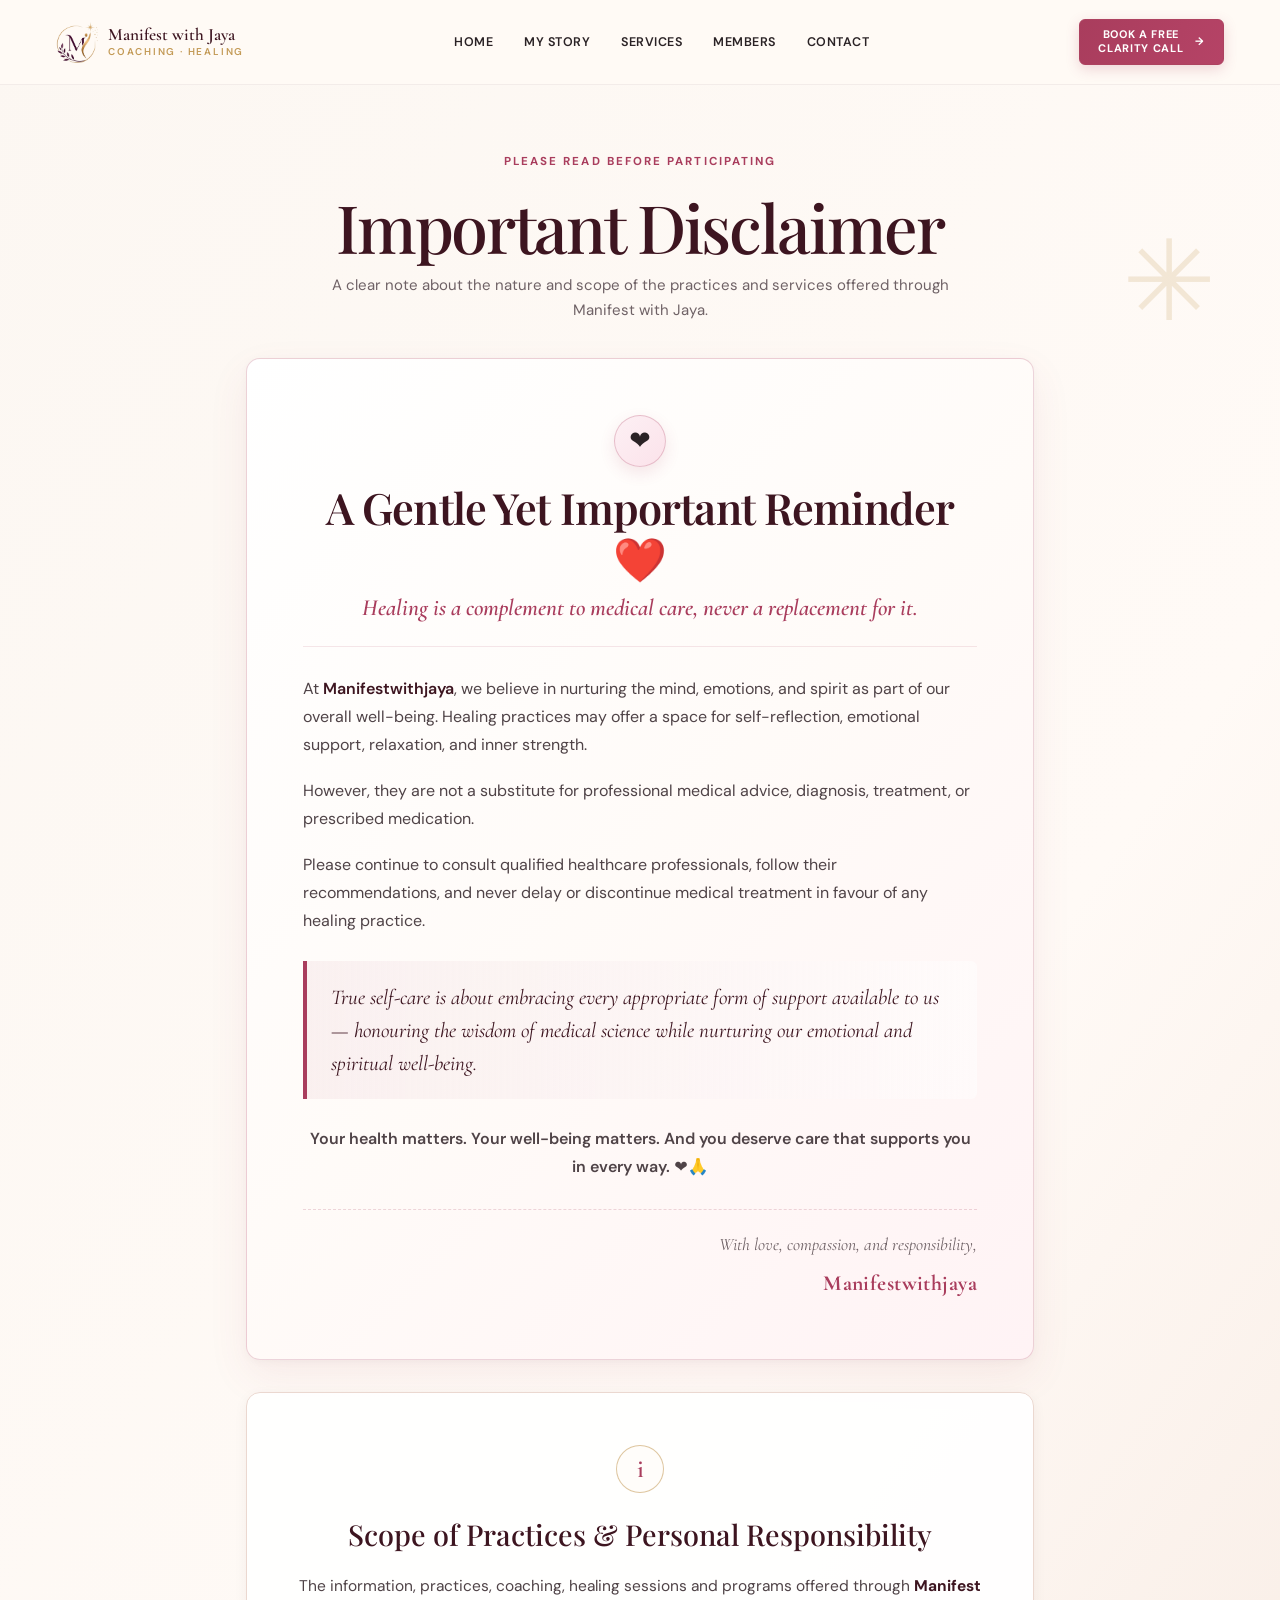
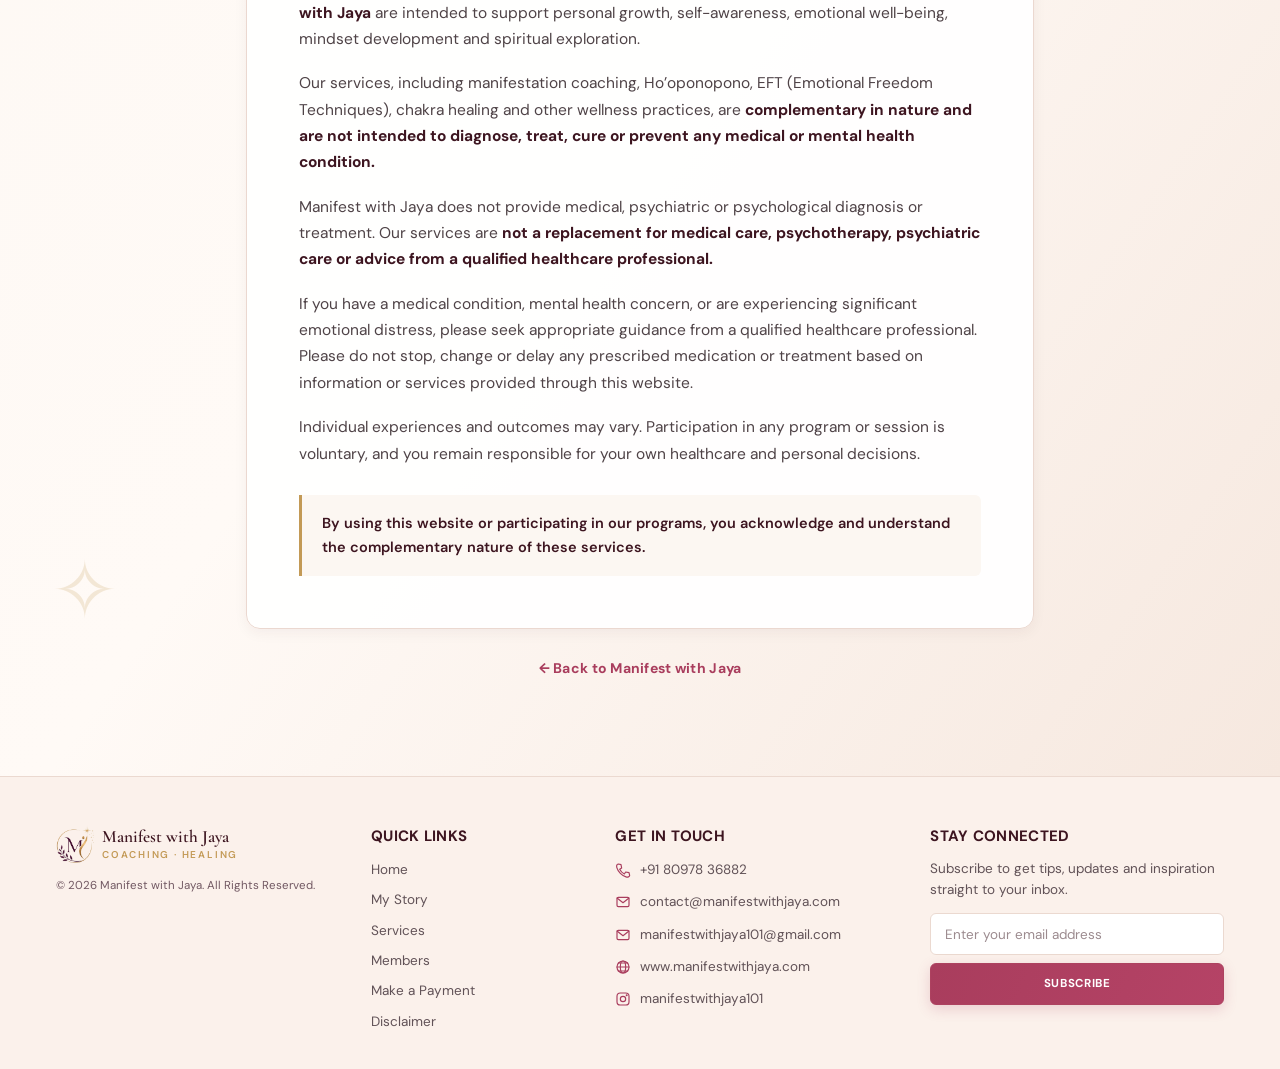
<file: disclaimer.html>
<!DOCTYPE html>
<html lang="en">
<head>
    <meta charset="UTF-8">
    <meta name="viewport" content="width=device-width, initial-scale=1">
    <meta name="theme-color" content="#a93d5d">
    <meta name="description" content="Important information about the complementary nature of coaching, healing sessions, wellness practices and programs offered through Manifest with Jaya.">
    <title>Important Disclaimer | Manifest with Jaya</title>
    <link rel="preconnect" href="https://fonts.googleapis.com">
    <link rel="preconnect" href="https://fonts.gstatic.com" crossorigin>
    <link href="https://fonts.googleapis.com/css2?family=Allura&family=Cormorant+Garamond:wght@500;600;700&family=DM+Sans:wght@400;500;600;700&family=Playfair+Display:wght@400;500;600&display=swap" rel="stylesheet">
    <link href="https://cdn.jsdelivr.net/npm/bootstrap@5.3.3/dist/css/bootstrap.min.css" rel="stylesheet">
    <link rel="stylesheet" href="./site-shared.css">
    <link rel="stylesheet" href="./disclaimer.css">
    <script src="https://cdn.jsdelivr.net/npm/bootstrap@5.3.3/dist/js/bootstrap.bundle.min.js" defer></script>
    <script src="./site-shared.js" defer></script>
</head>
<body>
    <a class="skip-link" href="#main-content">Skip to main content</a>
    <header class="site-header is-fixed" id="site-header">
        <div class="site-container header-inner">
            <a class="brand" href="index.html#home" aria-label="Manifest with Jaya — home">
                <img class="brand-logo" src="./assets/manifest-logo-mark.webp" alt="" width="42" height="42">
                <span class="brand-name">Manifest with Jaya<small>Coaching · Healing</small></span>
            </a>
            <button class="nav-toggle" type="button" aria-label="Toggle navigation" aria-expanded="false" aria-controls="site-navigation">
                <span class="nav-toggle-bar"></span>
                <span class="nav-toggle-bar"></span>
                <span class="nav-toggle-bar"></span>
            </button>
            <nav class="site-navigation" id="site-navigation" aria-label="Main navigation">
                <ul class="nav-list">
                    <li><a class="nav-link" href="index.html">Home</a></li>
                    <li><a class="nav-link" href="story.html">My Story</a></li>
                    <li><a class="nav-link" href="services.html">Services</a></li>
                    <li><a class="nav-link" href="members.html">Members</a></li>
                    <li><a class="nav-link" href="#contact">Contact</a></li>
                </ul>
            </nav>
            <button class="button button-primary header-cta" type="button" data-book="clarity">Book a free<br>clarity call <span class="cta-arrow" aria-hidden="true">→</span></button>
        </div>
    </header>

    <main id="main-content">
        <section class="disclaimer-hero" aria-labelledby="disclaimer-title">
            <div class="site-container disclaimer-layout">
                <div class="disclaimer-heading">
                    <span class="eyebrow">Please read before participating</span>
                    <h1 id="disclaimer-title">Important Disclaimer</h1>
                    <p>A clear note about the nature and scope of the practices and services offered through Manifest with Jaya.</p>
                </div>

                <!-- A GENTLE YET IMPORTANT REMINDER FEATURED CARD -->
                <article class="gentle-reminder-card" aria-labelledby="gentle-reminder-heading">
                    <div class="gentle-reminder-header">
                        <div class="gentle-reminder-heart-badge" aria-hidden="true">❤️</div>
                        <h2 id="gentle-reminder-heading" class="gentle-reminder-title">A Gentle Yet Important Reminder ❤️</h2>
                        <p class="gentle-reminder-tagline"><em>Healing is a complement to medical care, never a replacement for it.</em></p>
                    </div>

                    <div class="gentle-reminder-body">
                        <p>At <strong>Manifestwithjaya</strong>, we believe in nurturing the mind, emotions, and spirit as part of our overall well-being. Healing practices may offer a space for self-reflection, emotional support, relaxation, and inner strength.</p>

                        <p>However, they are not a substitute for professional medical advice, diagnosis, treatment, or prescribed medication.</p>

                        <p>Please continue to consult qualified healthcare professionals, follow their recommendations, and never delay or discontinue medical treatment in favour of any healing practice.</p>

                        <blockquote class="gentle-reminder-quote">
                            <em>True self-care is about embracing every appropriate form of support available to us — honouring the wisdom of medical science while nurturing our emotional and spiritual well-being.</em>
                        </blockquote>

                        <p class="gentle-reminder-affirmation">Your health matters. Your well-being matters. And you deserve care that supports you in every way. ❤️🙏</p>

                        <div class="gentle-reminder-signoff">
                            <p class="signoff-prelude"><em>With love, compassion, and responsibility,</em></p>
                            <p class="signoff-signature">Manifestwithjaya</p>
                        </div>
                    </div>
                </article>

                <article class="disclaimer-card" aria-labelledby="scope-heading">
                    <div class="disclaimer-mark" aria-hidden="true">i</div>
                    <h2 id="scope-heading" class="disclaimer-subheading">Scope of Practices &amp; Personal Responsibility</h2>
                    <p>The information, practices, coaching, healing sessions and programs offered through <strong>Manifest with Jaya</strong> are intended to support personal growth, self-awareness, emotional well-being, mindset development and spiritual exploration.</p>

                    <p>Our services, including manifestation coaching, Ho’oponopono, EFT (Emotional Freedom Techniques), chakra healing and other wellness practices, are <strong>complementary in nature and are not intended to diagnose, treat, cure or prevent any medical or mental health condition.</strong></p>

                    <p>Manifest with Jaya does not provide medical, psychiatric or psychological diagnosis or treatment. Our services are <strong>not a replacement for medical care, psychotherapy, psychiatric care or advice from a qualified healthcare professional.</strong></p>

                    <p>If you have a medical condition, mental health concern, or are experiencing significant emotional distress, please seek appropriate guidance from a qualified healthcare professional. Please do not stop, change or delay any prescribed medication or treatment based on information or services provided through this website.</p>

                    <p>Individual experiences and outcomes may vary. Participation in any program or session is voluntary, and you remain responsible for your own healthcare and personal decisions.</p>

                    <p class="disclaimer-acknowledgement">By using this website or participating in our programs, you acknowledge and understand the complementary nature of these services.</p>
                </article>

                <a class="disclaimer-back" href="index.html#home">← Back to Manifest with Jaya</a>
            </div>
            <span class="disclaimer-flourish disclaimer-flourish-one" aria-hidden="true">✳</span>
            <span class="disclaimer-flourish disclaimer-flourish-two" aria-hidden="true">✧</span>
        </section>
    </main>

    <footer class="site-footer" id="contact">
        <div class="site-container footer-grid">
            <div class="footer-brand">
                <a class="footer-logo" href="index.html#home" aria-label="Manifest with Jaya — back to home">
                    <img class="brand-logo" src="./assets/manifest-logo-mark.webp" alt="" width="42" height="42" loading="lazy">
                    <span class="brand-name">Manifest with Jaya<small>Coaching · Healing</small></span>
                </a>
                <p class="copyright">© 2026 Manifest with Jaya. All Rights Reserved.</p>
            </div>
            <nav aria-label="Footer navigation">
                <h2>Quick Links</h2>
                <ul class="footer-links">
                    <li><a href="index.html">Home</a></li>
                    <li><a href="story.html">My Story</a></li>
                    <li><a href="services.html">Services</a></li>
                    <li><a href="members.html">Members</a></li>
                    <li><a href="pay.html">Make a Payment</a></li>
                    <li><a href="disclaimer.html">Disclaimer</a></li>
                </ul>
            </nav>
            <div>
                <h2>Get in Touch</h2>
                <ul class="footer-contact">
                    <li><svg class="icon" aria-hidden="true" viewBox="0 0 24 24"><path d="m5 3 4 1 1 5-3 2c2 4 3 5 7 7l2-3 5 1 1 4c-1 5-9 2-14-3S0 4 5 3Z"/></svg><a href="tel:+918097836882">+91 80978 36882</a></li>
                    <li><svg class="icon" aria-hidden="true" viewBox="0 0 24 24"><rect x="3" y="5" width="18" height="14" rx="2"/><path d="m3 6 9 7 9-7"/></svg><a href="mailto:contact@manifestwithjaya.com">contact@manifestwithjaya.com</a></li>
                    <li><svg class="icon" aria-hidden="true" viewBox="0 0 24 24"><rect x="3" y="5" width="18" height="14" rx="2"/><path d="m3 6 9 7 9-7"/></svg><a href="mailto:manifestwithjaya101@gmail.com">manifestwithjaya101@gmail.com</a></li>
                    <li><svg class="icon" aria-hidden="true" viewBox="0 0 24 24"><circle cx="12" cy="12" r="9"/><ellipse cx="12" cy="12" rx="4" ry="9"/><path d="M3 12h18M5 6h14M5 18h14"/></svg><a href="https://manifestwithjaya.com" target="_blank" rel="noopener noreferrer">www.manifestwithjaya.com</a></li>
                    <li><svg class="icon" aria-hidden="true" viewBox="0 0 24 24"><rect x="3" y="3" width="18" height="18" rx="5"/><circle cx="12" cy="12" r="4"/><path d="M17.5 6.5h.01" stroke-width="3"/></svg><a href="https://www.instagram.com/manifestwithjaya101/" target="_blank" rel="noopener noreferrer">manifestwithjaya101</a></li>
                </ul>
            </div>
            <div class="footer-newsletter">
                <h2>Stay Connected</h2>
                <div class="newsletter-layout">
                    <p>Subscribe to get tips, updates and inspiration straight to your inbox.</p>
                    <form class="newsletter-form" id="newsletter-form">
                        <label class="visually-hidden" for="newsletter-email">Your email address</label>
                        <input type="email" id="newsletter-email" name="email" placeholder="Enter your email address" autocomplete="email" required aria-describedby="newsletter-feedback">
                        <button class="button button-primary" type="submit">Subscribe</button>
                    </form>
                    <p class="newsletter-feedback" id="newsletter-feedback" role="status" hidden></p>
                </div>
            </div>
        </div>
    </footer>

    <!-- ================================================================
         BOOKING MODAL
         ================================================================ -->
    <div class="modal fade" id="bookingModal" tabindex="-1" aria-labelledby="booking-title" aria-hidden="true">
        <div class="modal-dialog modal-dialog-centered modal-dialog-scrollable">
            <div class="modal-content">
                <div class="modal-header">
                    <div><span class="modal-eyebrow" id="booking-eyebrow">A little clarity. A beautiful beginning.</span><h2 class="modal-title" id="booking-title">Let’s begin with a conversation.</h2></div>
                    <button type="button" class="btn-close" data-bs-dismiss="modal" aria-label="Close booking form"></button>
                </div>
                <div class="modal-body">
                    <form id="booking-form" novalidate>
                        <p class="modal-subtitle" id="booking-subtitle">A free, confidential 30-minute clarity call to explore where you are and what you’d love to change.</p>
                        <input type="hidden" id="booking-type" name="type" value="clarity">
                        <div class="row g-3">
                            <div class="col-sm-6">
                                <label for="booking-name" class="form-label">Your name <span aria-hidden="true">*</span></label>
                                <input type="text" class="form-control" id="booking-name" name="name" placeholder="Your full name" autocomplete="name" required minlength="2" maxlength="100">
                                <div class="invalid-feedback">Please enter your name.</div>
                            </div>
                            <div class="col-sm-6">
                                <label for="booking-email" class="form-label">Email address <span aria-hidden="true">*</span></label>
                                <input type="email" class="form-control" id="booking-email" name="email" placeholder="you@example.com" autocomplete="email" required>
                                <div class="invalid-feedback">Please enter a valid email address.</div>
                            </div>
                            <div class="col-sm-6">
                                <label for="booking-phone" class="form-label">Phone / WhatsApp number <span aria-hidden="true">*</span></label>
                                <input type="tel" class="form-control" id="booking-phone" name="phone" placeholder="+91 80978 36882" autocomplete="tel" required>
                                <div class="invalid-feedback">Please enter your phone or WhatsApp number.</div>
                            </div>
                            <div class="col-sm-6">
                                <label for="booking-focus" class="form-label" id="booking-focus-label">What would you like support with?</label>
                                <select class="form-select" id="booking-focus" name="focus">
                                    <option value="Finding clarity">I’m not sure yet — I’d love some clarity</option>
                                    <option value="Personal Transformation">Personal Transformation</option>
                                    <option value="Relationships">Relationships</option>
                                    <option value="Money & Abundance">Money &amp; Abundance</option>
                                    <option value="Career & Success">Career &amp; Success</option>
                                    <option value="Health & Well-being">Health &amp; Well-being</option>
                                    <option value="Mindset">Mindset</option>
                                    <option value="Personal Growth">Personal Growth</option>
                                    <option value="EFT & Emotional Healing">EFT &amp; Emotional Healing</option>
                                    <option value="Energy Healing">Energy Healing &amp; Chakra Alignment</option>
                                    <option value="Daily Magic">Daily Magic with Jaya (DMJ)</option>
                                    <option value="Group Coaching">Group Coaching</option>
                                    <option value="Community Workshop">A community or corporate workshop</option>
                                </select>
                            </div>
                            <div class="col-sm-6">
                                <label for="booking-date" class="form-label">Preferred date <span aria-hidden="true">*</span></label>
                                <input type="date" class="form-control" id="booking-date" name="date" required>
                                <div class="invalid-feedback">Choose a date from tomorrow onward.</div>
                            </div>
                            <div class="col-sm-6">
                                <label for="booking-time" class="form-label">Preferred time <span aria-hidden="true">*</span></label>
                                <select class="form-select" id="booking-time" name="time" required>
                                    <option value="">Choose a time</option>
                                    <option>10:00 AM</option><option>12:00 PM</option><option>3:00 PM</option><option>5:00 PM</option>
                                </select>
                                <div class="invalid-feedback">Please choose your preferred time.</div>
                            </div>
                            <div class="col-12">
                                <label for="booking-message" class="form-label">Anything you’d like Jaya to know? <span class="fw-normal text-muted">(optional)</span></label>
                                <textarea class="form-control" id="booking-message" name="message" rows="3" maxlength="1500" placeholder="A little about what brings you here…"></textarea>
                            </div>
                            <div class="col-12">
                                <div class="form-check">
                                    <input class="form-check-input" type="checkbox" id="booking-consent" required>
                                    <label class="form-check-label" for="booking-consent">I agree to be contacted about this session. My details will only be used for this request.</label>
                                    <div class="invalid-feedback">Please confirm that Jaya may contact you.</div>
                                </div>
                            </div>
                            <div class="col-12">
                                <button class="button button-primary w-100" id="booking-submit-btn" type="submit">
                                    <span id="booking-btn-text">Book your free clarity call</span>
                                    <span class="cta-arrow" aria-hidden="true">→</span>
                                </button>
                                <p class="form-note">Times are in <span id="booking-timezone">your local time zone</span>. Your details are sent directly to Jaya, and she will reach out to confirm your session.</p>
                            </div>
                        </div>
                    </form>
                    <div class="booking-confirmation" id="booking-confirmation" hidden>
                        <div class="booking-success-box">
                            <div class="booking-success-icon"><svg viewBox="0 0 24 24"><path d="M20 6 9 17l-5-5" fill="none" stroke="currentColor" stroke-width="2.5"/></svg></div>
                            <h3 id="confirmation-title">Your Clarity Call Request is Sent!</h3>
                            <p id="confirmation-desc">Thank you! Your details and preferred time have been delivered directly to Jaya. She will personally review your request and get back to you within 24 hours.</p>
                            <div class="booking-summary text-start" id="booking-summary"></div>
                            <div class="confirmation-actions mt-3">
                                <button class="button button-primary" type="button" data-bs-dismiss="modal">Done</button>
                                <a class="button button-outline" id="booking-email-link" href="mailto:contact@manifestwithjaya.com" target="_blank">Also send via Email</a>
                            </div>
                            <p class="form-note mt-2 text-muted" id="copy-status" role="status">A copy has also been formatted for your records.</p>
                        </div>
                    </div>
                </div>
            </div>
        </div>
    </div>

    <!-- GOOGLE FORM ENROLLMENT MODAL -->
    <div class="modal fade" id="enrollModal" tabindex="-1" aria-labelledby="enroll-title" aria-hidden="true">
        <div class="modal-dialog modal-dialog-centered google-form-modal-dialog">
            <div class="modal-content">
                <div class="modal-header">
                    <div>
                        <span class="modal-eyebrow">Join the Manifest Family</span>
                        <h2 class="modal-title" id="enroll-title">Enroll in Programs &amp; Services</h2>
                    </div>
                    <button type="button" class="btn-close" data-bs-dismiss="modal" aria-label="Close enrollment form"></button>
                </div>
                <div class="modal-body p-3">
                    <p class="modal-subtitle mb-3">Please fill out this enrollment form to register for personal coaching, healing sessions, or Daily Magic with Jaya (DMJ). We’ll confirm your schedule within 24 hours.</p>
                    <div class="google-form-wrap">
                        <iframe id="google-enroll-iframe" src="https://docs.google.com/forms/d/e/1FAIpQLSdt0G8eSFLJEVbIcmDz-X8t_RT97-HdyudYDa12hMGbLL1yXQ/viewform?embedded=true" width="100%" height="700" frameborder="0" marginheight="0" marginwidth="0">Loading enrollment form…</iframe>
                    </div>
                    <div class="d-flex justify-content-between align-items-center mt-3 pt-2 border-top">
                        <small class="text-muted">Form not displaying? <a href="https://docs.google.com/forms/d/1Arr4VDFaVQj_IJHUbI2P664uDbJ9dQfAyU8P4yhaeHE/viewform" target="_blank" rel="noopener noreferrer" class="text-decoration-underline" style="color:var(--primary)">Open Google Form in a new tab ↗</a></small>
                        <button class="button button-outline py-1 px-3" type="button" data-bs-dismiss="modal">Close</button>
                    </div>
                </div>
            </div>
        </div>
    </div>
</body>
</html>
</file>
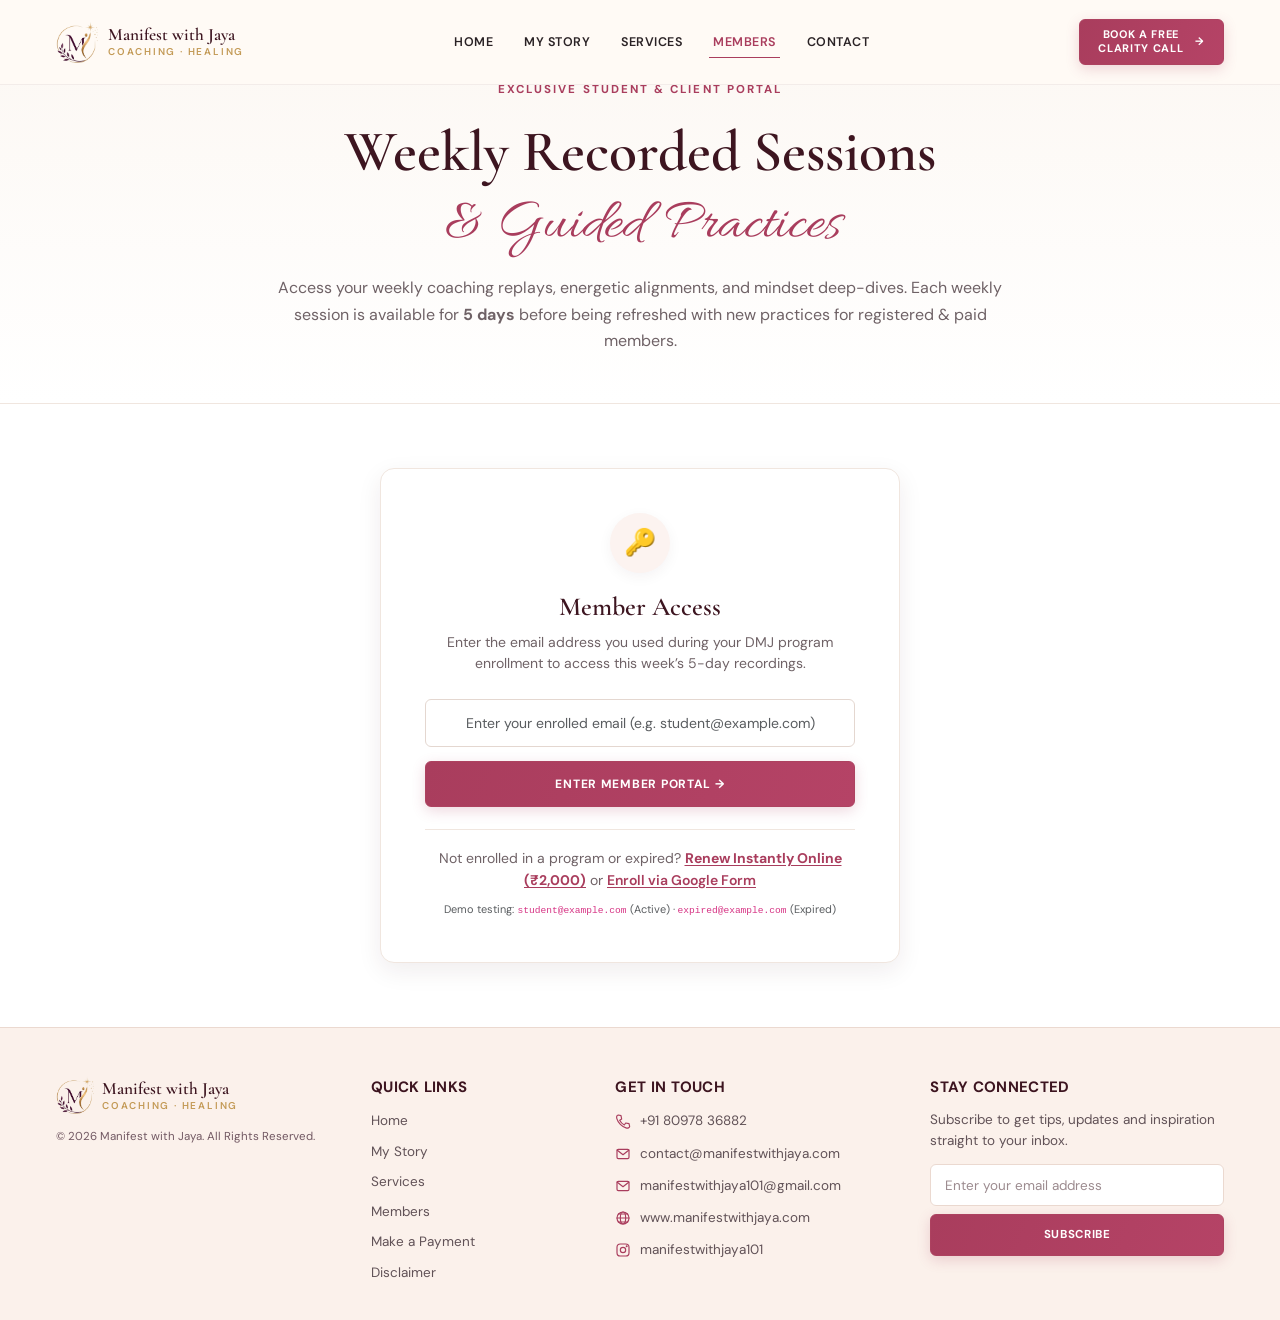
<file: members.html>
<!DOCTYPE html>
<html lang="en">
<head>
    <meta charset="UTF-8">
    <meta name="viewport" content="width=device-width, initial-scale=1">
    <meta name="theme-color" content="#a93d5d">
    <meta name="description" content="Weekly recorded coaching sessions, energetic alignments, and guided meditation practices for enrolled Manifest with Jaya members.">
    <title>Recorded Sessions &amp; Member Portal | Manifest with Jaya</title>

    <link rel="preconnect" href="https://fonts.googleapis.com">
    <link rel="preconnect" href="https://fonts.gstatic.com" crossorigin>
    <link href="https://fonts.googleapis.com/css2?family=Allura&family=Cormorant+Garamond:wght@500;600;700&family=DM+Sans:wght@400;500;600;700&family=Playfair+Display:wght@400;500;600&display=swap" rel="stylesheet">
    <link href="https://cdn.jsdelivr.net/npm/bootstrap@5.3.3/dist/css/bootstrap.min.css" rel="stylesheet">

    <link rel="stylesheet" href="./site-shared.css">
    <link rel="stylesheet" href="./styles.css">
    <link rel="stylesheet" href="./members.css">

    <script src="https://cdn.jsdelivr.net/npm/bootstrap@5.3.3/dist/js/bootstrap.bundle.min.js" defer></script>
    <script src="./site-shared.js" defer></script>
    <script src="./members.js" defer></script>
</head>
<body>
    <a class="skip-link" href="#main-content">Skip to main content</a>

    <!-- Universal Header -->
    <header class="site-header is-fixed" id="site-header">
        <div class="site-container header-inner">
            <a class="brand" href="index.html#home" aria-label="Manifest with Jaya — home">
                <img class="brand-logo" src="./assets/manifest-logo-mark.webp" alt="" width="42" height="42">
                <span class="brand-name">Manifest with Jaya<small>Coaching · Healing</small></span>
            </a>
            <button class="nav-toggle" type="button" aria-label="Toggle navigation" aria-expanded="false" aria-controls="site-navigation">
                <span class="nav-toggle-bar"></span>
                <span class="nav-toggle-bar"></span>
                <span class="nav-toggle-bar"></span>
            </button>
            <nav class="site-navigation" id="site-navigation" aria-label="Main navigation">
                <ul class="nav-list">
                    <li><a class="nav-link" href="index.html">Home</a></li>
                    <li><a class="nav-link" href="story.html">My Story</a></li>
                    <li><a class="nav-link" href="services.html">Services</a></li>
                    <li><a class="nav-link active" href="members.html" aria-current="page">Members</a></li>
                    <li><a class="nav-link" href="#contact">Contact</a></li>
                </ul>
            </nav>
            <button class="button button-primary header-cta" type="button" data-book="clarity">Book a free<br>clarity call <span class="cta-arrow" aria-hidden="true">→</span></button>
        </div>
    </header>

    <main id="main-content">
        <!-- Hero Section -->
        <section class="members-hero" aria-labelledby="members-hero-title">
            <div class="site-container">
                <div class="members-hero-copy">
                    <span class="eyebrow">Exclusive Student &amp; Client Portal</span>
                    <h1 id="members-hero-title">Weekly Recorded Sessions <span>&amp; Guided Practices</span></h1>
                    <p class="members-hero-lead">Access your weekly coaching replays, energetic alignments, and mindset deep-dives. Each weekly session is available for <strong>5 days</strong> before being refreshed with new practices for registered &amp; paid members.</p>
                </div>
            </div>
        </section>

        <!-- 01. LOGIN / ACCESS GATE -->
        <section class="members-gate-section" id="gate-section">
            <div class="site-container">
                <div class="members-gate-card">
                    <div class="members-gate-icon" aria-hidden="true">🔑</div>
                    <h2>Member Access</h2>
                    <p>Enter the email address you used during your DMJ program enrollment to access this week’s 5-day recordings.</p>

                    <form class="members-gate-form" id="member-login-form">
                        <label class="visually-hidden" for="member-email">Enrolled Email Address</label>
                        <input type="email" class="form-control" id="member-email" name="email" placeholder="Enter your enrolled email (e.g. student@example.com)" required autocomplete="email">
                        <button class="button button-primary w-100" type="submit">Enter Member Portal →</button>
                    </form>

                    <div class="members-status-msg" id="member-status-msg" role="alert"></div>

                    <div class="members-gate-help">
                        <p class="mb-1">Not enrolled in a program or expired? <a href="pay.html?service=dmj-monthly" class="fw-bold" style="color:var(--primary);text-decoration:underline;">Renew Instantly Online (₹2,000)</a> or <a href="#enrollModal" data-bs-toggle="modal" data-bs-target="#enrollModal">Enroll via Google Form</a></p>
                        <small class="text-muted d-block mt-2">Demo testing: <code>student@example.com</code> (Active) · <code>expired@example.com</code> (Expired)</small>
                    </div>
                </div>
            </div>
        </section>

        <!-- 02. MEMBER PORTAL DASHBOARD (ACTIVE) -->
        <section class="members-portal-view" id="portal-view" style="display:none;">
            <div class="site-container">
                <!-- User Status Banner -->
                <div class="members-user-banner">
                    <div class="members-user-info">
                        <div class="members-user-avatar" aria-hidden="true">✨</div>
                        <div class="members-user-details">
                            <h3 id="user-email-display">client@example.com</h3>
                            <p><span class="subscription-badge" id="user-expiry-display">Subscription Active</span></p>
                        </div>
                    </div>
                    <div class="d-flex gap-2">
                        <a class="button button-primary" href="pay.html?service=dmj-monthly" style="padding:8px 16px;min-height:40px;font-size:12px;text-decoration:none;display:inline-flex;align-items:center;">Renew via Razorpay →</a>
                        <button class="button button-outline" type="button" id="member-logout-btn" style="padding:8px 16px;min-height:40px;font-size:12px;">Log Out</button>
                    </div>
                </div>

                <!-- 5-Day Viewing Window Policy Notice -->
                <div class="session-policy-notice" role="note">
                    <span style="font-size: 22px; line-height: 1;" aria-hidden="true">⏳</span>
                    <div>
                        <strong>5-Day Viewing Window Policy:</strong> Each weekly DMJ session recording is available for <strong>5 days</strong> from its broadcast date. After 5 days, recordings conclude and are replaced weekly with fresh practices to keep your manifestation journey active and focused.
                    </div>
                </div>

                <!-- Sessions Heading -->
                <div class="portal-sessions-heading">
                    <div>
                        <h2>This Week’s Recorded Sessions</h2>
                        <p>Watch, reflect, and integrate these practices into your daily life before the next weekly upload.</p>
                    </div>
                    <span class="badge" style="background:#e8f5e9;color:#2e7d32;font-size:12px;padding:8px 14px;border-radius:999px;">● Active Week</span>
                </div>

                <!-- Sessions Grid -->
                <div class="portal-sessions-grid" id="sessions-container">
                    <!-- Populated dynamically via members.js -->
                </div>

                <!-- Instructor Admin Trigger -->
                <div class="admin-section">
                    <div class="admin-toggle-bar">
                        <button class="button button-outline" type="button" id="admin-toggle-btn" style="font-size:12px;padding:8px 20px;">⚙ Instructor &amp; Admin Access</button>
                    </div>

                    <!-- Admin Management Panel -->
                    <div class="admin-panel" id="admin-panel">
                        <div class="admin-grid">
                            <!-- Box 1: Publish New Session -->
                            <div class="admin-box">
                                <h3>Upload / Replace Recorded Session</h3>
                                <p class="text-muted small">Add this week's recorded coaching video or meditation. Sessions auto-expire after 5 days. You can also replace last week's sessions with 1 click.</p>
                                <form id="add-session-form">
                                    <div class="mb-3">
                                        <label for="session-title" class="form-label small fw-bold">Session Title</label>
                                        <input type="text" class="form-control form-control-sm" id="session-title" placeholder="e.g. Week 4: Healing Core Beliefs" required>
                                    </div>
                                    <div class="row g-2 mb-3">
                                        <div class="col-6">
                                            <label for="session-date" class="form-label small fw-bold">Date / Label</label>
                                            <input type="text" class="form-control form-control-sm" id="session-date" placeholder="e.g. Week of Oct 12, 2026">
                                        </div>
                                        <div class="col-6">
                                            <label for="session-duration" class="form-label small fw-bold">Duration</label>
                                            <input type="text" class="form-control form-control-sm" id="session-duration" placeholder="e.g. 52 mins">
                                        </div>
                                    </div>
                                    <div class="mb-3">
                                        <label for="session-video-url" class="form-label small fw-bold">Video Embed URL (YouTube Unlisted, Vimeo, MP4, Google Drive)</label>
                                        <input type="url" class="form-control form-control-sm" id="session-video-url" placeholder="https://www.youtube-nocookie.com/embed/..." required>
                                    </div>
                                    <div class="row g-2 mb-3">
                                        <div class="col-6">
                                            <label for="session-lifespan" class="form-label small fw-bold">Availability Window</label>
                                            <select class="form-select form-select-sm" id="session-lifespan">
                                                <option value="5" selected>5 Days (Standard DMJ)</option>
                                                <option value="7">7 Days (Full Week)</option>
                                                <option value="3">3 Days (Quick Intensive)</option>
                                                <option value="14">14 Days (Extended)</option>
                                            </select>
                                        </div>
                                        <div class="col-6 d-flex align-items-end">
                                            <div class="form-check form-switch mb-1">
                                                <input class="form-check-input" type="checkbox" id="session-replace-old" checked>
                                                <label class="form-check-label small fw-bold" for="session-replace-old">Replace old week</label>
                                            </div>
                                        </div>
                                    </div>
                                    <div class="mb-3">
                                        <label for="session-desc" class="form-label small fw-bold">Brief Description</label>
                                        <textarea class="form-control form-control-sm" id="session-desc" rows="2" placeholder="Summary of what was covered in this session..."></textarea>
                                    </div>
                                    <div class="mb-3">
                                        <label for="session-takeaways-input" class="form-label small fw-bold">Key Takeaways (one per line)</label>
                                        <textarea class="form-control form-control-sm" id="session-takeaways-input" rows="2" placeholder="Step 1: Identifying resistance&#10;Step 2: Guided EFT clearing"></textarea>
                                    </div>
                                    <button class="button button-primary w-100" type="submit" style="font-size:12px;padding:8px 16px;">Publish Session to Member Portal</button>
                                </form>

                                <hr class="my-4">
                                <h4 class="h6 fw-bold">Active Sessions (Click Delete to Remove Old Weeks):</h4>
                                <div class="table-responsive">
                                    <table class="admin-table">
                                        <thead>
                                            <tr>
                                                <th>Title</th>
                                                <th>Date</th>
                                                <th>Status</th>
                                                <th>Action</th>
                                            </tr>
                                        </thead>
                                        <tbody id="admin-sessions-body"></tbody>
                                    </table>
                                </div>
                                <button type="button" class="btn btn-sm btn-outline-danger w-100 mt-3" id="admin-clear-sessions-btn">🗑 Archive All Previous Sessions (Fresh Weekly Start)</button>
                            </div>

                            <!-- Box 2: Manage Student Emails & Subscriptions -->
                            <div class="admin-box">
                                <h3>Manage Enrolled Students</h3>
                                <p class="text-muted small">Students can only login while their subscription is active. When the subscription expires, login is automatically blocked.</p>
                                <form id="enroll-student-form">
                                    <div class="mb-3">
                                        <label for="new-student-email" class="form-label small fw-bold">Student Email</label>
                                        <input type="email" class="form-control form-control-sm" id="new-student-email" placeholder="student@example.com" required>
                                    </div>
                                    <div class="mb-3">
                                        <label for="new-student-duration" class="form-label small fw-bold">Subscription Access Duration</label>
                                        <select class="form-select form-select-sm" id="new-student-duration">
                                            <option value="30">1 Month (30 Days)</option>
                                            <option value="60">2 Months (60 Days)</option>
                                            <option value="90">3 Months (90 Days)</option>
                                            <option value="180">6 Months (180 Days)</option>
                                            <option value="365">1 Year (365 Days)</option>
                                        </select>
                                    </div>
                                    <button class="button button-primary w-100" type="submit" style="font-size:12px;padding:8px 16px;">Enroll Student / Extend Access</button>
                                </form>

                                <hr class="my-4">
                                <h4 class="h6 fw-bold">Enrolled Student Roster:</h4>
                                <div class="table-responsive">
                                    <table class="admin-table">
                                        <thead>
                                            <tr>
                                                <th>Email</th>
                                                <th>Enrolled</th>
                                                <th>Expires</th>
                                                <th>Status</th>
                                                <th>Actions</th>
                                            </tr>
                                        </thead>
                                        <tbody id="admin-students-body"></tbody>
                                    </table>
                                </div>
                            </div>
                        </div>
                    </div>
                </div>
            </div>
        </section>
    </main>

    <!-- ================================================================
         BOOKING MODAL
         ================================================================ -->
    <div class="modal fade" id="bookingModal" tabindex="-1" aria-labelledby="booking-title" aria-hidden="true">
        <div class="modal-dialog modal-dialog-centered modal-dialog-scrollable">
            <div class="modal-content">
                <div class="modal-header">
                    <div><span class="modal-eyebrow" id="booking-eyebrow">A little clarity. A beautiful beginning.</span><h2 class="modal-title" id="booking-title">Let’s begin with a conversation.</h2></div>
                    <button type="button" class="btn-close" data-bs-dismiss="modal" aria-label="Close booking form"></button>
                </div>
                <div class="modal-body">
                    <form id="booking-form" novalidate>
                        <p class="modal-subtitle" id="booking-subtitle">A free, confidential 30-minute clarity call to explore where you are and what you’d love to change.</p>
                        <input type="hidden" id="booking-type" name="type" value="clarity">
                        <div class="row g-3">
                            <div class="col-sm-6">
                                <label for="booking-name" class="form-label">Your name <span aria-hidden="true">*</span></label>
                                <input type="text" class="form-control" id="booking-name" name="name" placeholder="Your full name" autocomplete="name" required minlength="2" maxlength="100">
                                <div class="invalid-feedback">Please enter your name.</div>
                            </div>
                            <div class="col-sm-6">
                                <label for="booking-email" class="form-label">Email address <span aria-hidden="true">*</span></label>
                                <input type="email" class="form-control" id="booking-email" name="email" placeholder="you@example.com" autocomplete="email" required>
                                <div class="invalid-feedback">Please enter a valid email address.</div>
                            </div>
                            <div class="col-sm-6">
                                <label for="booking-phone" class="form-label">Phone / WhatsApp number <span aria-hidden="true">*</span></label>
                                <input type="tel" class="form-control" id="booking-phone" name="phone" placeholder="+91 80978 36882" autocomplete="tel" required>
                                <div class="invalid-feedback">Please enter your phone or WhatsApp number.</div>
                            </div>
                            <div class="col-sm-6">
                                <label for="booking-focus" class="form-label" id="booking-focus-label">What would you like support with?</label>
                                <select class="form-select" id="booking-focus" name="focus">
                                    <option value="Finding clarity">I’m not sure yet — I’d love some clarity</option>
                                    <option value="Personal Transformation">Personal Transformation</option>
                                    <option value="Relationships">Relationships</option>
                                    <option value="Money & Abundance">Money &amp; Abundance</option>
                                    <option value="Career & Success">Career &amp; Success</option>
                                    <option value="Health & Well-being">Health &amp; Well-being</option>
                                    <option value="Mindset">Mindset</option>
                                    <option value="Personal Growth">Personal Growth</option>
                                    <option value="EFT & Emotional Healing">EFT &amp; Emotional Healing</option>
                                    <option value="Energy Healing">Energy Healing &amp; Chakra Alignment</option>
                                    <option value="Daily Magic">Daily Magic with Jaya (DMJ)</option>
                                    <option value="Group Coaching">Group Coaching</option>
                                    <option value="Community Workshop">A community or corporate workshop</option>
                                </select>
                            </div>
                            <div class="col-sm-6">
                                <label for="booking-date" class="form-label">Preferred date <span aria-hidden="true">*</span></label>
                                <input type="date" class="form-control" id="booking-date" name="date" required>
                                <div class="invalid-feedback">Choose a date from tomorrow onward.</div>
                            </div>
                            <div class="col-sm-6">
                                <label for="booking-time" class="form-label">Preferred time <span aria-hidden="true">*</span></label>
                                <select class="form-select" id="booking-time" name="time" required>
                                    <option value="">Choose a time</option>
                                    <option>10:00 AM</option><option>12:00 PM</option><option>3:00 PM</option><option>5:00 PM</option>
                                </select>
                                <div class="invalid-feedback">Please choose your preferred time.</div>
                            </div>
                            <div class="col-12">
                                <label for="booking-message" class="form-label">Anything you’d like Jaya to know? <span class="fw-normal text-muted">(optional)</span></label>
                                <textarea class="form-control" id="booking-message" name="message" rows="3" maxlength="1500" placeholder="A little about what brings you here…"></textarea>
                            </div>
                            <div class="col-12">
                                <div class="form-check">
                                    <input class="form-check-input" type="checkbox" id="booking-consent" required>
                                    <label class="form-check-label" for="booking-consent">I agree to be contacted about this session. My details will only be used for this request.</label>
                                    <div class="invalid-feedback">Please confirm that Jaya may contact you.</div>
                                </div>
                            </div>
                            <div class="col-12">
                                <button class="button button-primary w-100" id="booking-submit-btn" type="submit">
                                    <span id="booking-btn-text">Book your free clarity call</span>
                                    <span class="cta-arrow" aria-hidden="true">→</span>
                                </button>
                                <p class="form-note">Times are in <span id="booking-timezone">your local time zone</span>. Your details are sent directly to Jaya, and she will reach out to confirm your session.</p>
                            </div>
                        </div>
                    </form>
                    <div class="booking-confirmation" id="booking-confirmation" hidden>
                        <div class="booking-success-box">
                            <div class="booking-success-icon"><svg viewBox="0 0 24 24"><path d="M20 6 9 17l-5-5" fill="none" stroke="currentColor" stroke-width="2.5"/></svg></div>
                            <h3 id="confirmation-title">Your Clarity Call Request is Sent!</h3>
                            <p id="confirmation-desc">Thank you! Your details and preferred time have been delivered directly to Jaya. She will personally review your request and get back to you within 24 hours.</p>
                            <div class="booking-summary text-start" id="booking-summary"></div>
                            <div class="confirmation-actions mt-3">
                                <button class="button button-primary" type="button" data-bs-dismiss="modal">Done</button>
                                <a class="button button-outline" id="booking-email-link" href="mailto:contact@manifestwithjaya.com" target="_blank">Also send via Email</a>
                            </div>
                            <p class="form-note mt-2 text-muted" id="copy-status" role="status">A copy has also been formatted for your records.</p>
                        </div>
                    </div>
                </div>
            </div>
        </div>
    </div>

    <!-- GOOGLE FORM ENROLLMENT MODAL -->
    <div class="modal fade" id="enrollModal" tabindex="-1" aria-labelledby="enroll-title" aria-hidden="true">
        <div class="modal-dialog modal-dialog-centered google-form-modal-dialog">
            <div class="modal-content">
                <div class="modal-header">
                    <div>
                        <span class="modal-eyebrow">Join the Manifest Family</span>
                        <h2 class="modal-title" id="enroll-title">Enroll in Programs &amp; Services</h2>
                    </div>
                    <button type="button" class="btn-close" data-bs-dismiss="modal" aria-label="Close enrollment form"></button>
                </div>
                <div class="modal-body p-3">
                    <p class="modal-subtitle mb-3">Please fill out this enrollment form to register for personal coaching, healing sessions, or Daily Magic with Jaya (DMJ). We’ll confirm your schedule within 24 hours.</p>
                    <div class="google-form-wrap">
                        <iframe id="google-enroll-iframe" src="https://docs.google.com/forms/d/e/1FAIpQLSdt0G8eSFLJEVbIcmDz-X8t_RT97-HdyudYDa12hMGbLL1yXQ/viewform?embedded=true" width="100%" height="700" frameborder="0" marginheight="0" marginwidth="0">Loading enrollment form…</iframe>
                    </div>
                    <div class="d-flex justify-content-between align-items-center mt-3 pt-2 border-top">
                        <small class="text-muted">Form not displaying? <a href="https://docs.google.com/forms/d/1Arr4VDFaVQj_IJHUbI2P664uDbJ9dQfAyU8P4yhaeHE/viewform" target="_blank" rel="noopener noreferrer" class="text-decoration-underline" style="color:var(--primary)">Open Google Form in a new tab ↗</a></small>
                        <button class="button button-outline py-1 px-3" type="button" data-bs-dismiss="modal">Close</button>
                    </div>
                </div>
            </div>
        </div>
    </div>

    <!-- Universal Footer -->
    <footer class="site-footer" id="contact">
        <div class="site-container footer-grid">
            <div class="footer-brand">
                <a class="footer-logo" href="index.html#home" aria-label="Manifest with Jaya — back to home">
                    <img class="brand-logo" src="./assets/manifest-logo-mark.webp" alt="" width="42" height="42" loading="lazy">
                    <span class="brand-name">Manifest with Jaya<small>Coaching · Healing</small></span>
                </a>
                <p class="copyright">© 2026 Manifest with Jaya. All Rights Reserved.</p>
            </div>
            <nav aria-label="Footer navigation">
                <h2>Quick Links</h2>
                <ul class="footer-links">
                    <li><a href="index.html">Home</a></li>
                    <li><a href="story.html">My Story</a></li>
                    <li><a href="services.html">Services</a></li>
                    <li><a href="members.html">Members</a></li>
                    <li><a href="pay.html">Make a Payment</a></li>
                    <li><a href="disclaimer.html">Disclaimer</a></li>
                </ul>
            </nav>
            <div>
                <h2>Get in Touch</h2>
                <ul class="footer-contact">
                    <li><svg class="icon" aria-hidden="true" viewBox="0 0 24 24"><path d="m5 3 4 1 1 5-3 2c2 4 3 5 7 7l2-3 5 1 1 4c-1 5-9 2-14-3S0 4 5 3Z"/></svg><a href="tel:+918097836882">+91 80978 36882</a></li>
                    <li><svg class="icon" aria-hidden="true" viewBox="0 0 24 24"><rect x="3" y="5" width="18" height="14" rx="2"/><path d="m3 6 9 7 9-7"/></svg><a href="mailto:contact@manifestwithjaya.com">contact@manifestwithjaya.com</a></li>
                    <li><svg class="icon" aria-hidden="true" viewBox="0 0 24 24"><rect x="3" y="5" width="18" height="14" rx="2"/><path d="m3 6 9 7 9-7"/></svg><a href="mailto:manifestwithjaya101@gmail.com">manifestwithjaya101@gmail.com</a></li>
                    <li><svg class="icon" aria-hidden="true" viewBox="0 0 24 24"><circle cx="12" cy="12" r="9"/><ellipse cx="12" cy="12" rx="4" ry="9"/><path d="M3 12h18M5 6h14M5 18h14"/></svg><a href="https://manifestwithjaya.com" target="_blank" rel="noopener noreferrer">www.manifestwithjaya.com</a></li>
                    <li><svg class="icon" aria-hidden="true" viewBox="0 0 24 24"><rect x="3" y="3" width="18" height="18" rx="5"/><circle cx="12" cy="12" r="4"/><path d="M17.5 6.5h.01" stroke-width="3"/></svg><a href="https://www.instagram.com/manifestwithjaya101/" target="_blank" rel="noopener noreferrer">manifestwithjaya101</a></li>
                </ul>
            </div>
            <div class="footer-newsletter">
                <h2>Stay Connected</h2>
                <div class="newsletter-layout">
                    <p>Subscribe to get tips, updates and inspiration straight to your inbox.</p>
                    <form class="newsletter-form" id="newsletter-form">
                        <label class="visually-hidden" for="newsletter-email">Your email address</label>
                        <input type="email" id="newsletter-email" name="email" placeholder="Enter your email address" autocomplete="email" required aria-describedby="newsletter-feedback">
                        <button class="button button-primary" type="submit">Subscribe</button>
                    </form>
                    <p class="newsletter-feedback" id="newsletter-feedback" role="status" hidden></p>
                </div>
            </div>
        </div>
    </footer>
</body>
</html>
</file>
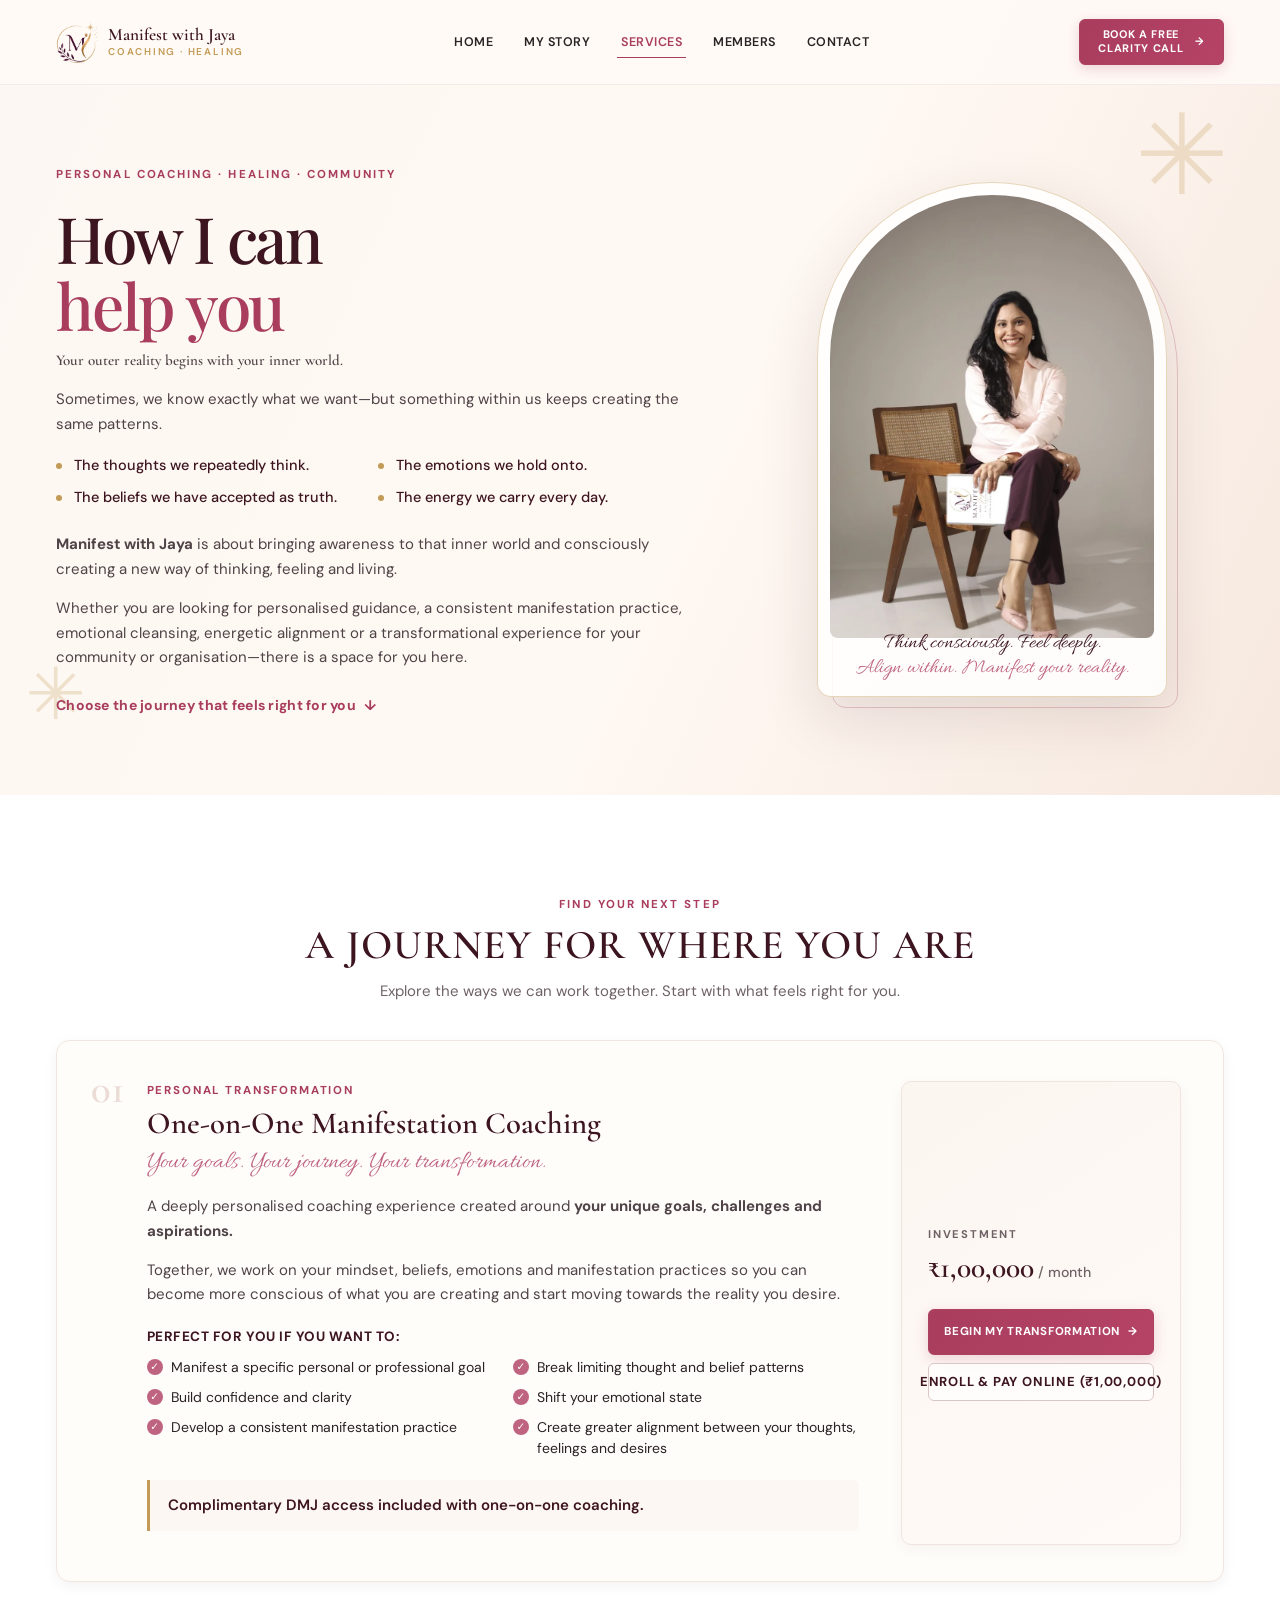
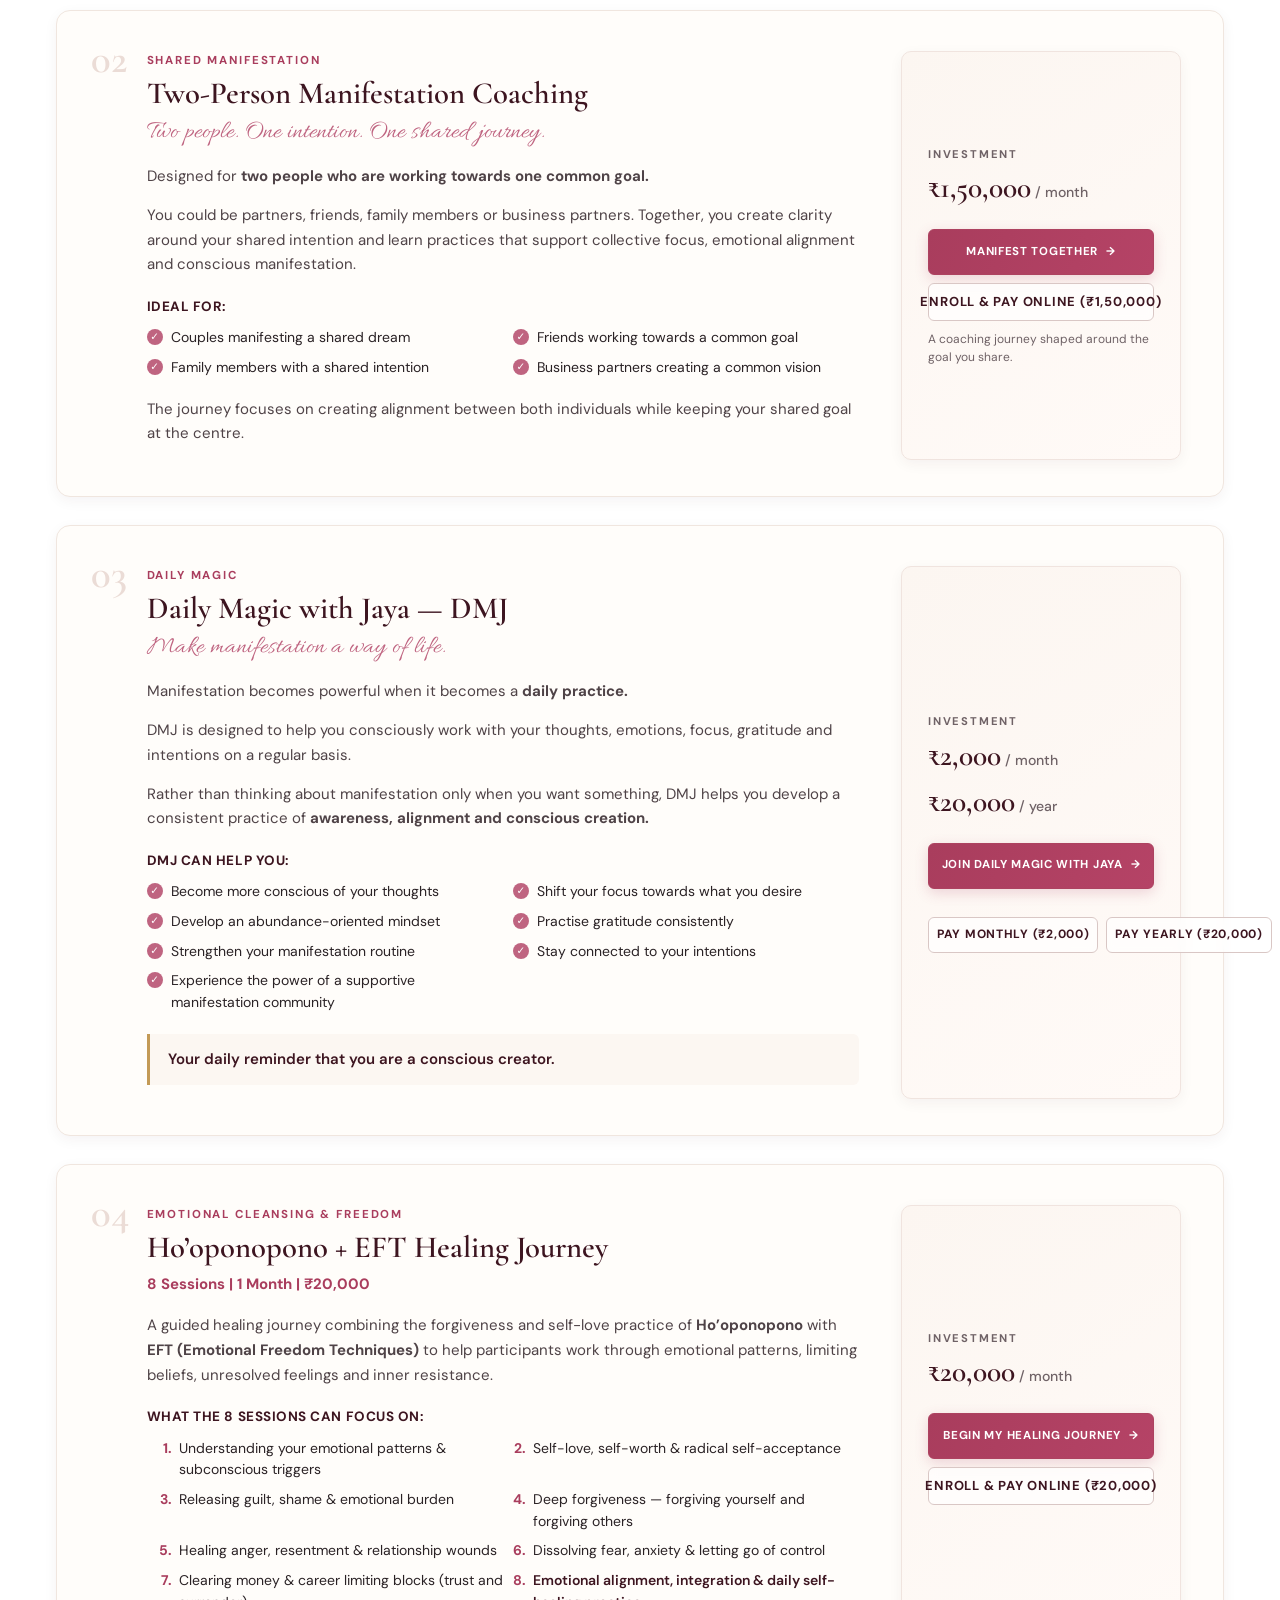
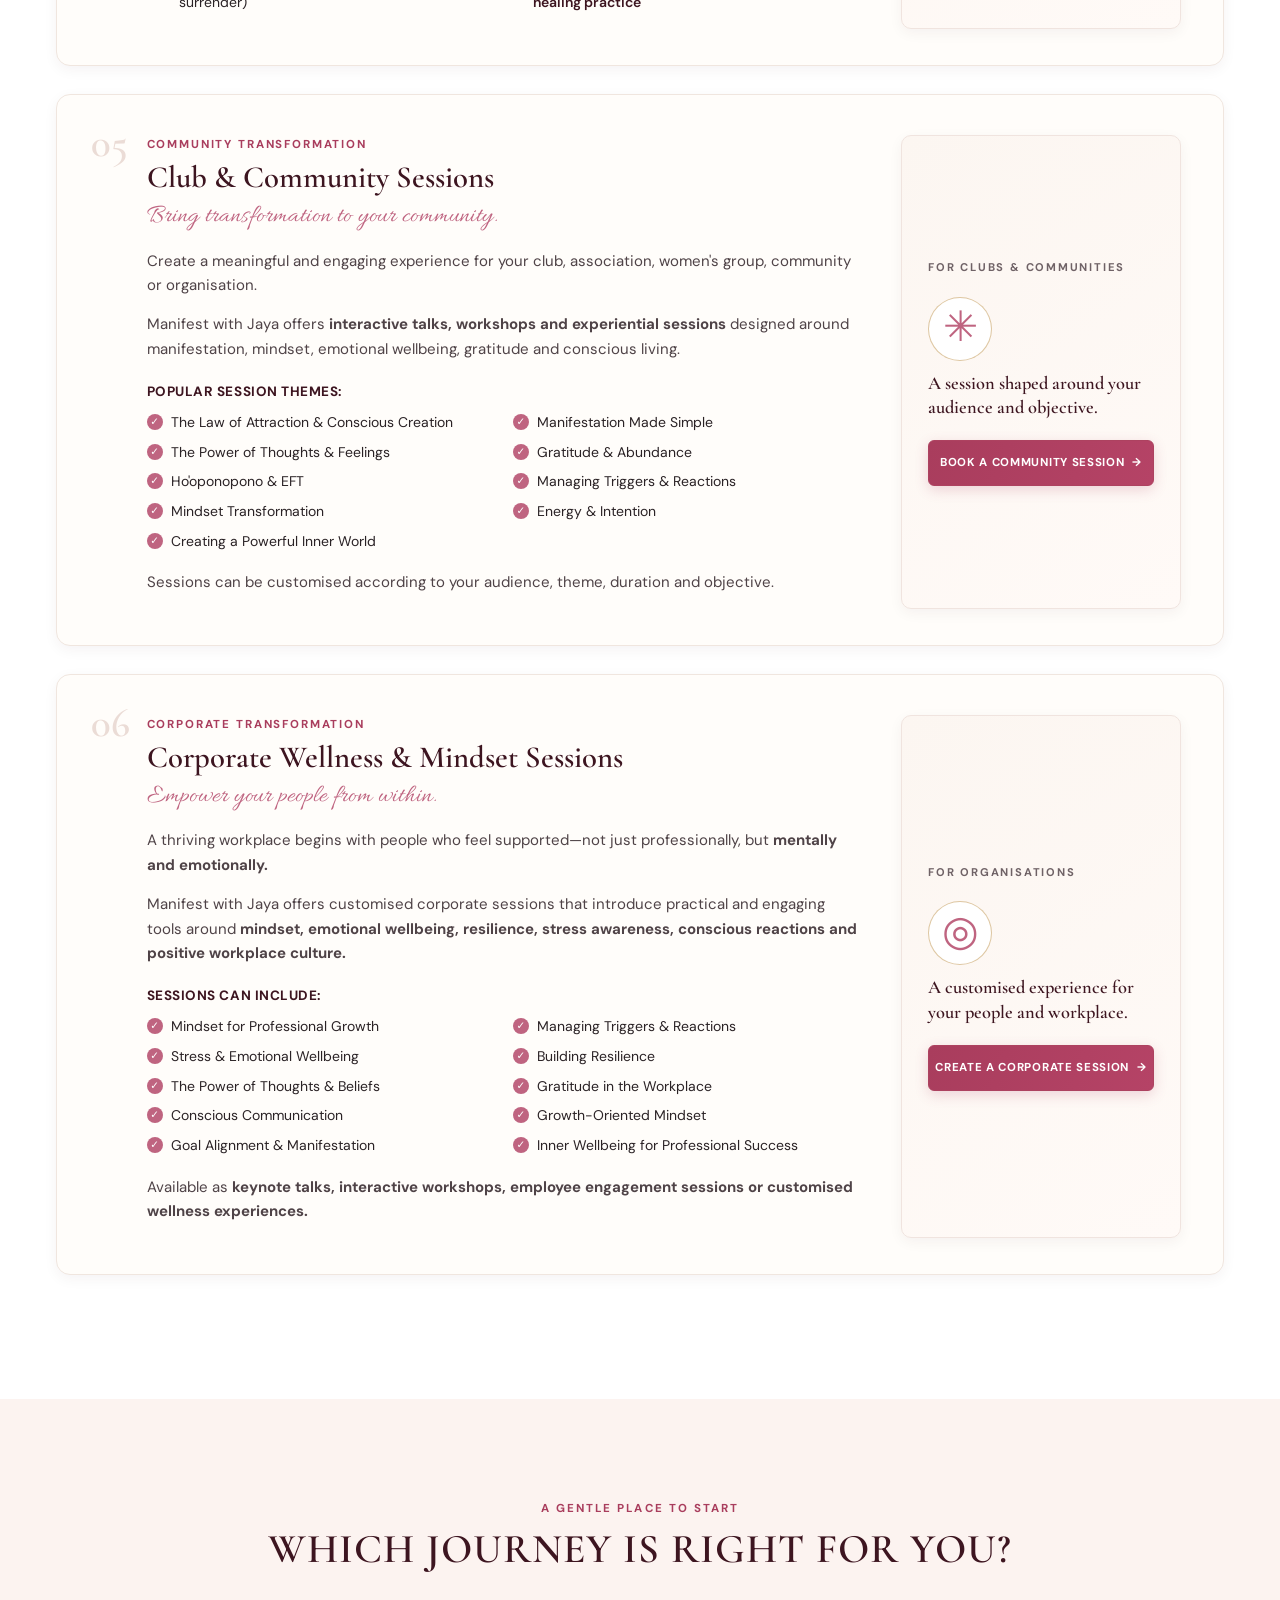
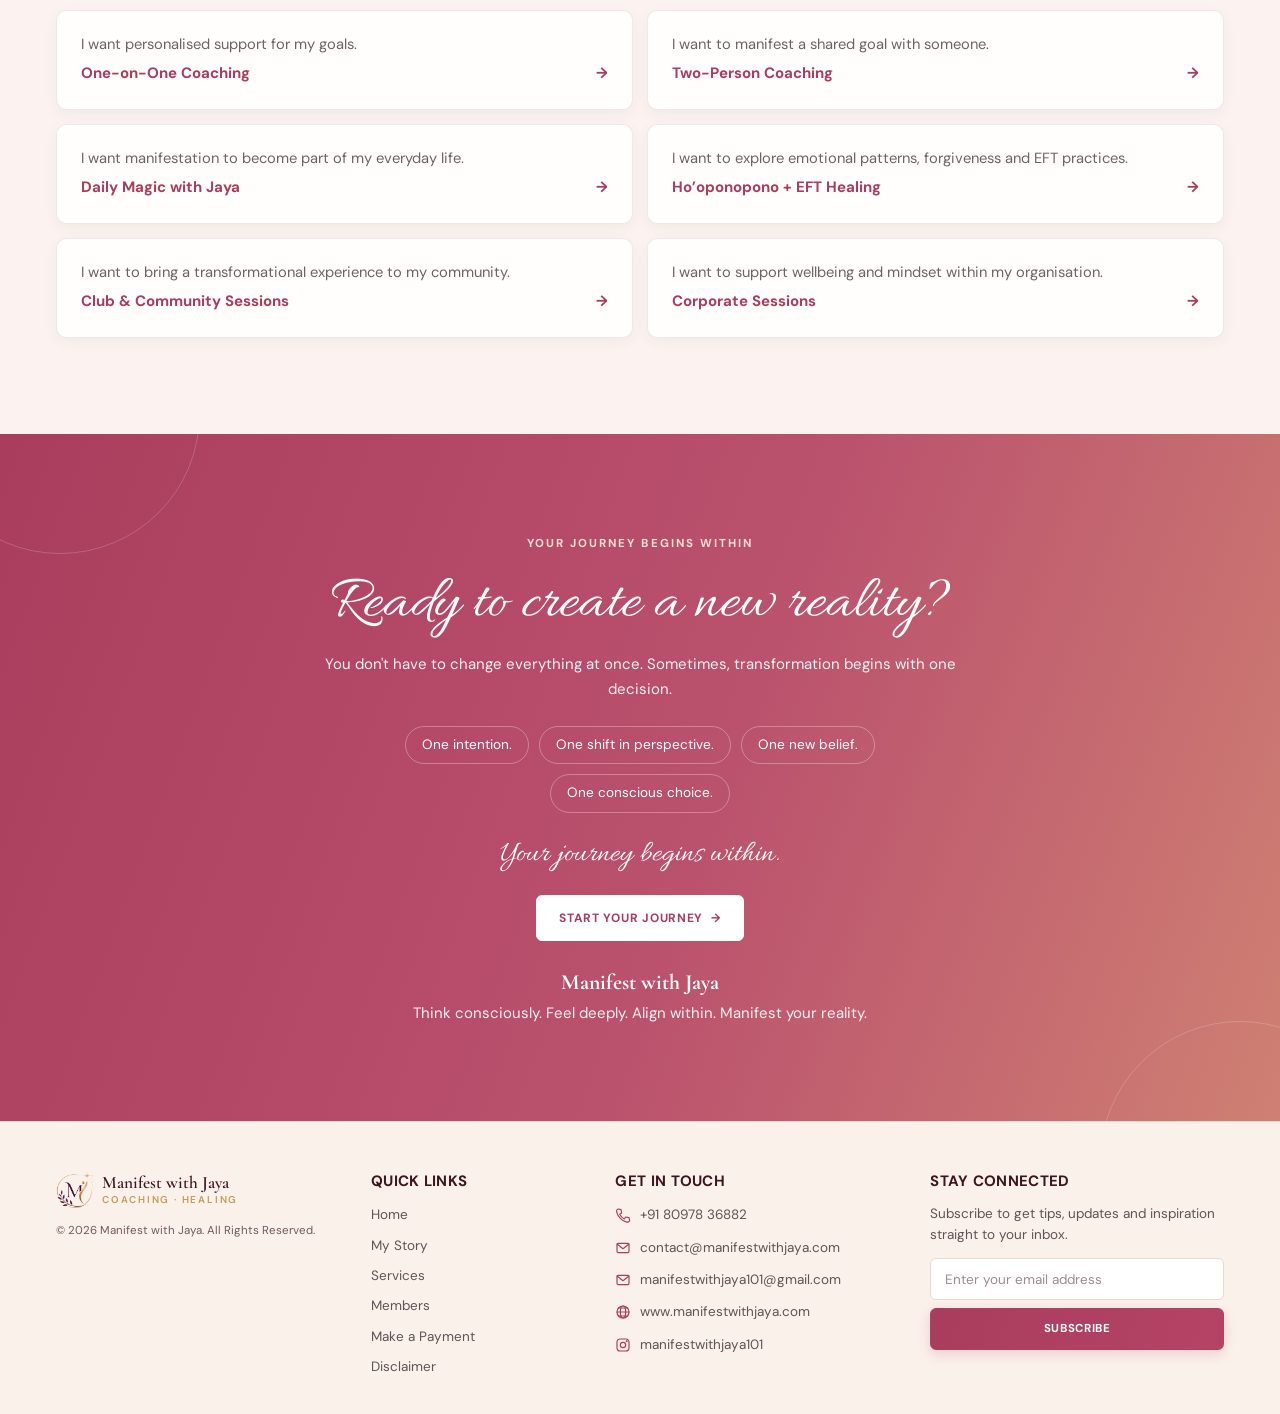
<file: services.html>
<!DOCTYPE html>
<html lang="en">
<head>
    <meta charset="UTF-8">
    <meta name="viewport" content="width=device-width, initial-scale=1">
    <meta name="theme-color" content="#a93d5d">
    <meta name="description" content="Explore one-on-one and two-person manifestation coaching, Daily Magic with Jaya (DMJ), healing programs, and community and corporate sessions with Manifest with Jaya.">
    <title>Services &amp; Journeys | Manifest with Jaya</title>
    <link rel="preconnect" href="https://fonts.googleapis.com">
    <link rel="preconnect" href="https://fonts.gstatic.com" crossorigin>
    <link href="https://fonts.googleapis.com/css2?family=Allura&family=Cormorant+Garamond:wght@500;600;700&family=DM+Sans:wght@400;500;600;700&family=Playfair+Display:wght@400;500;600&display=swap" rel="stylesheet">
    <link href="https://cdn.jsdelivr.net/npm/bootstrap@5.3.3/dist/css/bootstrap.min.css" rel="stylesheet">
    <link rel="stylesheet" href="./site-shared.css">
    <link rel="stylesheet" href="./services.css">
    <script src="https://cdn.jsdelivr.net/npm/bootstrap@5.3.3/dist/js/bootstrap.bundle.min.js" defer></script>
    <script src="./site-shared.js" defer></script>
</head>
<body>
    <a class="skip-link" href="#main-content">Skip to main content</a>
    <header class="site-header is-fixed" id="site-header">
        <div class="site-container header-inner">
            <a class="brand" href="index.html" aria-label="Manifest with Jaya — home">
                <img class="brand-logo" src="./assets/manifest-logo-mark.webp" alt="" width="42" height="42">
                <span class="brand-name">Manifest with Jaya<small>Coaching · Healing</small></span>
            </a>
            <button class="nav-toggle" type="button" aria-label="Toggle navigation" aria-expanded="false" aria-controls="site-navigation">
                <span class="nav-toggle-bar"></span>
                <span class="nav-toggle-bar"></span>
                <span class="nav-toggle-bar"></span>
            </button>
            <nav class="site-navigation" id="site-navigation" aria-label="Main navigation">
                <ul class="nav-list">
                    <li><a class="nav-link" href="index.html">Home</a></li>
                    <li><a class="nav-link" href="story.html">My Story</a></li>
                    <li><a class="nav-link active" href="services.html" aria-current="page">Services</a></li>
                    <li><a class="nav-link" href="members.html">Members</a></li>
                    <li><a class="nav-link" href="#contact">Contact</a></li>
                </ul>
            </nav>
            <button class="button button-primary header-cta" type="button" data-book="clarity">Book a free<br>clarity call <span class="cta-arrow" aria-hidden="true">→</span></button>
        </div>
    </header>

    <main id="main-content">
        <section class="intro-hero" aria-labelledby="page-title">
            <div class="site-container intro-layout">
                <div class="intro-copy" data-reveal>
                    <span class="eyebrow">Personal coaching · Healing · Community</span>
                    <h1 id="page-title">How I can <span>help you</span></h1>
                    <p class="intro-lead">Your outer reality begins with your inner world.</p>
                    <p>Sometimes, we know exactly what we want—but something within us keeps creating the same patterns.</p>
                    <ul class="inner-world-list" aria-label="The inner world">
                        <li>The thoughts we repeatedly think.</li>
                        <li>The emotions we hold onto.</li>
                        <li>The beliefs we have accepted as truth.</li>
                        <li>The energy we carry every day.</li>
                    </ul>
                    <p><strong>Manifest with Jaya</strong> is about bringing awareness to that inner world and consciously creating a new way of thinking, feeling and living.</p>
                    <p>Whether you are looking for personalised guidance, a consistent manifestation practice, emotional cleansing, energetic alignment or a transformational experience for your community or organisation—there is a space for you here.</p>
                    <a class="text-link" href="#journeys">Choose the journey that feels right for you <span aria-hidden="true">↓</span></a>
                </div>
                <figure class="intro-photo" data-reveal>
                    <img src="./assets/jaya/jaya-photo-1.webp" alt="Jaya in a light blue outfit, smiling in a calm setting" width="856" height="1302" fetchpriority="high">
                    <figcaption><span>Think consciously. Feel deeply.</span><span>Align within. Manifest your reality.</span></figcaption>
                </figure>
            </div>
            <div class="hero-flourish hero-flourish-one" aria-hidden="true">✳</div>
            <div class="hero-flourish hero-flourish-two" aria-hidden="true">✳</div>
        </section>

        <section class="journeys-section site-container" id="journeys" aria-labelledby="journeys-title">
            <header class="section-heading" data-reveal>
                <span class="eyebrow">Find your next step</span>
                <h2 id="journeys-title">A journey for where you are</h2>
                <p>Explore the ways we can work together. Start with what feels right for you.</p>
            </header>

            <article class="journey-card" id="personal-coaching" data-reveal>
                <div class="journey-number" aria-hidden="true">01</div>
                <div class="journey-content">
                    <div class="journey-category">Personal transformation</div>
                    <h3>One-on-One Manifestation Coaching</h3>
                    <h4>Your goals. Your journey. Your transformation.</h4>
                    <p>A deeply personalised coaching experience created around <strong>your unique goals, challenges and aspirations.</strong></p>
                    <p>Together, we work on your mindset, beliefs, emotions and manifestation practices so you can become more conscious of what you are creating and start moving towards the reality you desire.</p>
                    <h5>Perfect for you if you want to:</h5>
                    <ul class="check-list">
                        <li>Manifest a specific personal or professional goal</li>
                        <li>Break limiting thought and belief patterns</li>
                        <li>Build confidence and clarity</li>
                        <li>Shift your emotional state</li>
                        <li>Develop a consistent manifestation practice</li>
                        <li>Create greater alignment between your thoughts, feelings and desires</li>
                    </ul>
                    <p class="included-note">Complimentary DMJ access included with one-on-one coaching.</p>
                </div>
                <aside class="journey-aside">
                    <span class="aside-label">Investment</span>
                    <p class="price">₹1,00,000<span>/ month</span></p>
                    <button class="button button-primary" type="button" data-book="clarity" data-focus="Personal Transformation">Begin my transformation <span aria-hidden="true">→</span></button>
                    <a class="button button-outline mt-2 w-100" href="pay.html?service=one-on-one" style="font-size:13px;padding:8px 12px;min-height:38px;display:inline-flex;align-items:center;justify-content:center;text-decoration:none;">Enroll &amp; Pay Online (₹1,00,000)</a>
                </aside>
            </article>

            <article class="journey-card" id="shared-coaching" data-reveal>
                <div class="journey-number" aria-hidden="true">02</div>
                <div class="journey-content">
                    <div class="journey-category">Shared manifestation</div>
                    <h3>Two-Person Manifestation Coaching</h3>
                    <h4>Two people. One intention. One shared journey.</h4>
                    <p>Designed for <strong>two people who are working towards one common goal.</strong></p>
                    <p>You could be partners, friends, family members or business partners. Together, you create clarity around your shared intention and learn practices that support collective focus, emotional alignment and conscious manifestation.</p>
                    <h5>Ideal for:</h5>
                    <ul class="check-list">
                        <li>Couples manifesting a shared dream</li>
                        <li>Friends working towards a common goal</li>
                        <li>Family members with a shared intention</li>
                        <li>Business partners creating a common vision</li>
                    </ul>
                    <p>The journey focuses on creating alignment between both individuals while keeping your shared goal at the centre.</p>
                </div>
                <aside class="journey-aside">
                    <span class="aside-label">Investment</span>
                    <p class="price">₹1,50,000<span>/ month</span></p>
                    <button class="button button-primary" type="button" data-book="clarity" data-focus="Two-Person Coaching">Manifest together <span aria-hidden="true">→</span></button>
                    <a class="button button-outline mt-2 w-100" href="pay.html?service=shared-coaching" style="font-size:13px;padding:8px 12px;min-height:38px;display:inline-flex;align-items:center;justify-content:center;text-decoration:none;">Enroll &amp; Pay Online (₹1,50,000)</a>
                    <p class="aside-footnote">A coaching journey shaped around the goal you share.</p>
                </aside>
            </article>

            <article class="journey-card" id="daily-magic" data-reveal>
                <div class="journey-number" aria-hidden="true">03</div>
                <div class="journey-content">
                    <div class="journey-category">Daily magic</div>
                    <h3>Daily Magic with Jaya — DMJ</h3>
                    <h4>Make manifestation a way of life.</h4>
                    <p>Manifestation becomes powerful when it becomes a <strong>daily practice.</strong></p>
                    <p>DMJ is designed to help you consciously work with your thoughts, emotions, focus, gratitude and intentions on a regular basis.</p>
                    <p>Rather than thinking about manifestation only when you want something, DMJ helps you develop a consistent practice of <strong>awareness, alignment and conscious creation.</strong></p>
                    <h5>DMJ can help you:</h5>
                    <ul class="check-list">
                        <li>Become more conscious of your thoughts</li>
                        <li>Shift your focus towards what you desire</li>
                        <li>Develop an abundance-oriented mindset</li>
                        <li>Practise gratitude consistently</li>
                        <li>Strengthen your manifestation routine</li>
                        <li>Stay connected to your intentions</li>
                        <li>Experience the power of a supportive manifestation community</li>
                    </ul>
                    <p class="included-note">Your daily reminder that you are a conscious creator.</p>
                </div>
                <aside class="journey-aside">
                    <span class="aside-label">Investment</span>
                    <p class="price">₹2,000<span>/ month</span></p>
                    <p class="price">₹20,000<span>/ year</span></p>
                    <button class="button button-primary" type="button" data-book="clarity" data-focus="Daily Magic with Jaya">Join Daily Magic with Jaya <span aria-hidden="true">→</span></button>
                    <div class="d-flex gap-2 mt-2 w-100">
                        <a class="button button-outline flex-fill text-center" href="pay.html?service=dmj-monthly" style="font-size:12px;padding:6px 8px;min-height:36px;display:inline-flex;align-items:center;justify-content:center;text-decoration:none;">Pay Monthly (₹2,000)</a>
                        <a class="button button-outline flex-fill text-center" href="pay.html?service=dmj-yearly" style="font-size:12px;padding:6px 8px;min-height:36px;display:inline-flex;align-items:center;justify-content:center;text-decoration:none;">Pay Yearly (₹20,000)</a>
                    </div>
                </aside>
            </article>

            <article class="journey-card" id="eft-healing" data-reveal>
                <div class="journey-number" aria-hidden="true">04</div>
                <div class="journey-content">
                    <div class="journey-category">Emotional cleansing &amp; freedom</div>
                    <h3>Ho’oponopono + EFT Healing Journey</h3>
                    <p class="journey-facts"><strong>8 Sessions | 1 Month | ₹20,000</strong></p>
                    <p>A guided healing journey combining the forgiveness and self-love practice of <strong>Ho’oponopono</strong> with <strong>EFT (Emotional Freedom Techniques)</strong> to help participants work through emotional patterns, limiting beliefs, unresolved feelings and inner resistance.</p>
                    <h5>What the 8 sessions can focus on:</h5>
                    <ol class="healing-focus-list">
                        <li>Understanding your emotional patterns &amp; subconscious triggers</li>
                        <li>Self-love, self-worth &amp; radical self-acceptance</li>
                        <li>Releasing guilt, shame &amp; emotional burden</li>
                        <li>Deep forgiveness — forgiving yourself and forgiving others</li>
                        <li>Healing anger, resentment &amp; relationship wounds</li>
                        <li>Dissolving fear, anxiety &amp; letting go of control</li>
                        <li>Clearing money &amp; career limiting blocks (trust and surrender)</li>
                        <li>Emotional alignment, integration &amp; daily self-healing practice</li>
                    </ol>
                </div>
                <aside class="journey-aside">
                    <span class="aside-label">Investment</span>
                    <p class="price">₹20,000<span>/ month</span></p>
                    <button class="button button-primary" type="button" data-book="clarity" data-focus="EFT & Emotional Healing">Begin my healing journey <span aria-hidden="true">→</span></button>
                    <a class="button button-outline mt-2 w-100" href="pay.html?service=eft-healing" style="font-size:13px;padding:8px 12px;min-height:38px;display:inline-flex;align-items:center;justify-content:center;text-decoration:none;">Enroll &amp; Pay Online (₹20,000)</a>
                </aside>
            </article>

            <article class="journey-card journey-card-wide" id="community-sessions" data-reveal>
                <div class="journey-number" aria-hidden="true">05</div>
                <div class="journey-content">
                    <div class="journey-category">Community transformation</div>
                    <h3>Club &amp; Community Sessions</h3>
                    <h4>Bring transformation to your community.</h4>
                    <p>Create a meaningful and engaging experience for your club, association, women's group, community or organisation.</p>
                    <p>Manifest with Jaya offers <strong>interactive talks, workshops and experiential sessions</strong> designed around manifestation, mindset, emotional wellbeing, gratitude and conscious living.</p>
                    <h5>Popular session themes:</h5>
                    <ul class="check-list check-list-columns">
                        <li>The Law of Attraction &amp; Conscious Creation</li>
                        <li>Manifestation Made Simple</li>
                        <li>The Power of Thoughts &amp; Feelings</li>
                        <li>Gratitude &amp; Abundance</li>
                        <li>Ho'oponopono &amp; EFT</li>
                        <li>Managing Triggers &amp; Reactions</li>
                        <li>Mindset Transformation</li>
                        <li>Energy &amp; Intention</li>
                        <li>Creating a Powerful Inner World</li>
                    </ul>
                    <p>Sessions can be customised according to your audience, theme, duration and objective.</p>
                </div>
                <aside class="journey-aside">
                    <span class="aside-label">For clubs &amp; communities</span>
                    <div class="aside-emblem" aria-hidden="true">✳</div>
                    <p class="aside-copy">A session shaped around your audience and objective.</p>
                    <button class="button button-primary" type="button" data-book="community" data-focus="Community Workshop">Book a community session <span aria-hidden="true">→</span></button>
                </aside>
            </article>

            <article class="journey-card journey-card-wide" id="corporate-sessions" data-reveal>
                <div class="journey-number" aria-hidden="true">06</div>
                <div class="journey-content">
                    <div class="journey-category">Corporate transformation</div>
                    <h3>Corporate Wellness &amp; Mindset Sessions</h3>
                    <h4>Empower your people from within.</h4>
                    <p>A thriving workplace begins with people who feel supported—not just professionally, but <strong>mentally and emotionally.</strong></p>
                    <p>Manifest with Jaya offers customised corporate sessions that introduce practical and engaging tools around <strong>mindset, emotional wellbeing, resilience, stress awareness, conscious reactions and positive workplace culture.</strong></p>
                    <h5>Sessions can include:</h5>
                    <ul class="check-list check-list-columns">
                        <li>Mindset for Professional Growth</li>
                        <li>Managing Triggers &amp; Reactions</li>
                        <li>Stress &amp; Emotional Wellbeing</li>
                        <li>Building Resilience</li>
                        <li>The Power of Thoughts &amp; Beliefs</li>
                        <li>Gratitude in the Workplace</li>
                        <li>Conscious Communication</li>
                        <li>Growth-Oriented Mindset</li>
                        <li>Goal Alignment &amp; Manifestation</li>
                        <li>Inner Wellbeing for Professional Success</li>
                    </ul>
                    <p>Available as <strong>keynote talks, interactive workshops, employee engagement sessions or customised wellness experiences.</strong></p>
                </div>
                <aside class="journey-aside">
                    <span class="aside-label">For organisations</span>
                    <div class="aside-emblem" aria-hidden="true">◎</div>
                    <p class="aside-copy">A customised experience for your people and workplace.</p>
                    <button class="button button-primary" type="button" data-book="community" data-focus="Community Workshop">Create a corporate session <span aria-hidden="true">→</span></button>
                </aside>
            </article>
        </section>

        <section class="finder-section" aria-labelledby="finder-title">
            <div class="site-container">
                <header class="section-heading" data-reveal>
                    <span class="eyebrow">A gentle place to start</span>
                    <h2 id="finder-title">Which journey is right for you?</h2>
                </header>
                <div class="finder-grid">
                    <a class="finder-card" href="#personal-coaching"><span>I want personalised support for my goals.</span><strong>One-on-One Coaching <span aria-hidden="true">→</span></strong></a>
                    <a class="finder-card" href="#shared-coaching"><span>I want to manifest a shared goal with someone.</span><strong>Two-Person Coaching <span aria-hidden="true">→</span></strong></a>
                    <a class="finder-card" href="#daily-magic"><span>I want manifestation to become part of my everyday life.</span><strong>Daily Magic with Jaya <span aria-hidden="true">→</span></strong></a>
                    <a class="finder-card" href="#eft-healing"><span>I want to explore emotional patterns, forgiveness and EFT practices.</span><strong>Ho’oponopono + EFT Healing <span aria-hidden="true">→</span></strong></a>
                    <a class="finder-card" href="#community-sessions"><span>I want to bring a transformational experience to my community.</span><strong>Club &amp; Community Sessions <span aria-hidden="true">→</span></strong></a>
                    <a class="finder-card" href="#corporate-sessions"><span>I want to support wellbeing and mindset within my organisation.</span><strong>Corporate Sessions <span aria-hidden="true">→</span></strong></a>
                </div>
            </div>
        </section>

        <section class="closing-section" aria-labelledby="closing-title">
            <div class="site-container closing-content" data-reveal>
                <span class="eyebrow">Your journey begins within</span>
                <h2 id="closing-title">Ready to create a new reality?</h2>
                <p>You don't have to change everything at once. Sometimes, transformation begins with one decision.</p>
                <div class="closing-steps" aria-label="Small beginnings">
                    <span>One intention.</span><span>One shift in perspective.</span><span>One new belief.</span><span>One conscious choice.</span>
                </div>
                <p class="closing-mantra">Your journey begins within.</p>
                <button class="button button-light" type="button" data-book="clarity">Start your journey <span aria-hidden="true">→</span></button>
                <p class="closing-signoff"><strong>Manifest with Jaya</strong><br>Think consciously. Feel deeply. Align within. Manifest your reality.</p>
            </div>
        </section>
    </main>

    <footer class="site-footer" id="contact">
        <div class="site-container footer-grid">
            <div class="footer-brand">
                <a class="footer-logo" href="index.html#home" aria-label="Manifest with Jaya — back to home">
                    <img class="brand-logo" src="./assets/manifest-logo-mark.webp" alt="" width="42" height="42" loading="lazy">
                    <span class="brand-name">Manifest with Jaya<small>Coaching · Healing</small></span>
                </a>
                <p class="copyright">© 2026 Manifest with Jaya. All Rights Reserved.</p>
            </div>
            <nav aria-label="Footer navigation">
                <h2>Quick Links</h2>
                <ul class="footer-links">
                    <li><a href="index.html">Home</a></li>
                    <li><a href="story.html">My Story</a></li>
                    <li><a href="services.html">Services</a></li>
                    <li><a href="members.html">Members</a></li>
                    <li><a href="pay.html">Make a Payment</a></li>
                    <li><a href="disclaimer.html">Disclaimer</a></li>
                </ul>
            </nav>
            <div>
                <h2>Get in Touch</h2>
                <ul class="footer-contact">
                    <li><svg class="icon" aria-hidden="true" viewBox="0 0 24 24"><path d="m5 3 4 1 1 5-3 2c2 4 3 5 7 7l2-3 5 1 1 4c-1 5-9 2-14-3S0 4 5 3Z"/></svg><a href="tel:+918097836882">+91 80978 36882</a></li>
                    <li><svg class="icon" aria-hidden="true" viewBox="0 0 24 24"><rect x="3" y="5" width="18" height="14" rx="2"/><path d="m3 6 9 7 9-7"/></svg><a href="mailto:contact@manifestwithjaya.com">contact@manifestwithjaya.com</a></li>
                    <li><svg class="icon" aria-hidden="true" viewBox="0 0 24 24"><rect x="3" y="5" width="18" height="14" rx="2"/><path d="m3 6 9 7 9-7"/></svg><a href="mailto:manifestwithjaya101@gmail.com">manifestwithjaya101@gmail.com</a></li>
                    <li><svg class="icon" aria-hidden="true" viewBox="0 0 24 24"><circle cx="12" cy="12" r="9"/><ellipse cx="12" cy="12" rx="4" ry="9"/><path d="M3 12h18M5 6h14M5 18h14"/></svg><a href="https://manifestwithjaya.com" target="_blank" rel="noopener noreferrer">www.manifestwithjaya.com</a></li>
                    <li><svg class="icon" aria-hidden="true" viewBox="0 0 24 24"><rect x="3" y="3" width="18" height="18" rx="5"/><circle cx="12" cy="12" r="4"/><path d="M17.5 6.5h.01" stroke-width="3"/></svg><a href="https://www.instagram.com/manifestwithjaya101/" target="_blank" rel="noopener noreferrer">manifestwithjaya101</a></li>
                </ul>
            </div>
            <div class="footer-newsletter">
                <h2>Stay Connected</h2>
                <div class="newsletter-layout">
                    <p>Subscribe to get tips, updates and inspiration straight to your inbox.</p>
                    <form class="newsletter-form" id="newsletter-form">
                        <label class="visually-hidden" for="newsletter-email">Your email address</label>
                        <input type="email" id="newsletter-email" name="email" placeholder="Enter your email address" autocomplete="email" required aria-describedby="newsletter-feedback">
                        <button class="button button-primary" type="submit">Subscribe</button>
                    </form>
                    <p class="newsletter-feedback" id="newsletter-feedback" role="status" hidden></p>
                </div>
            </div>
        </div>
    </footer>

    <!-- ================================================================
         BOOKING MODAL
         ================================================================ -->
    <div class="modal fade" id="bookingModal" tabindex="-1" aria-labelledby="booking-title" aria-hidden="true">
        <div class="modal-dialog modal-dialog-centered modal-dialog-scrollable">
            <div class="modal-content">
                <div class="modal-header">
                    <div><span class="modal-eyebrow" id="booking-eyebrow">A little clarity. A beautiful beginning.</span><h2 class="modal-title" id="booking-title">Let’s begin with a conversation.</h2></div>
                    <button type="button" class="btn-close" data-bs-dismiss="modal" aria-label="Close booking form"></button>
                </div>
                <div class="modal-body">
                    <form id="booking-form" novalidate>
                        <p class="modal-subtitle" id="booking-subtitle">A free, confidential 30-minute clarity call to explore where you are and what you’d love to change.</p>
                        <input type="hidden" id="booking-type" name="type" value="clarity">
                        <div class="row g-3">
                            <div class="col-sm-6">
                                <label for="booking-name" class="form-label">Your name <span aria-hidden="true">*</span></label>
                                <input type="text" class="form-control" id="booking-name" name="name" placeholder="Your full name" autocomplete="name" required minlength="2" maxlength="100">
                                <div class="invalid-feedback">Please enter your name.</div>
                            </div>
                            <div class="col-sm-6">
                                <label for="booking-email" class="form-label">Email address <span aria-hidden="true">*</span></label>
                                <input type="email" class="form-control" id="booking-email" name="email" placeholder="you@example.com" autocomplete="email" required>
                                <div class="invalid-feedback">Please enter a valid email address.</div>
                            </div>
                            <div class="col-sm-6">
                                <label for="booking-phone" class="form-label">Phone / WhatsApp number <span aria-hidden="true">*</span></label>
                                <input type="tel" class="form-control" id="booking-phone" name="phone" placeholder="+91 80978 36882" autocomplete="tel" required>
                                <div class="invalid-feedback">Please enter your phone or WhatsApp number.</div>
                            </div>
                            <div class="col-sm-6">
                                <label for="booking-focus" class="form-label" id="booking-focus-label">What would you like support with?</label>
                                <select class="form-select" id="booking-focus" name="focus">
                                    <option value="Finding clarity">I’m not sure yet — I’d love some clarity</option>
                                    <option value="Personal Transformation">Personal Transformation</option>
                                    <option value="Relationships">Relationships</option>
                                    <option value="Money & Abundance">Money &amp; Abundance</option>
                                    <option value="Career & Success">Career &amp; Success</option>
                                    <option value="Health & Well-being">Health &amp; Well-being</option>
                                    <option value="Mindset">Mindset</option>
                                    <option value="Personal Growth">Personal Growth</option>
                                    <option value="EFT & Emotional Healing">EFT &amp; Emotional Healing</option>
                                    <option value="Energy Healing">Energy Healing &amp; Chakra Alignment</option>
                                    <option value="Daily Magic">Daily Magic with Jaya (DMJ)</option>
                                    <option value="Group Coaching">Group Coaching</option>
                                    <option value="Community Workshop">A community or corporate workshop</option>
                                </select>
                            </div>
                            <div class="col-sm-6">
                                <label for="booking-date" class="form-label">Preferred date <span aria-hidden="true">*</span></label>
                                <input type="date" class="form-control" id="booking-date" name="date" required>
                                <div class="invalid-feedback">Choose a date from tomorrow onward.</div>
                            </div>
                            <div class="col-sm-6">
                                <label for="booking-time" class="form-label">Preferred time <span aria-hidden="true">*</span></label>
                                <select class="form-select" id="booking-time" name="time" required>
                                    <option value="">Choose a time</option>
                                    <option>10:00 AM</option><option>12:00 PM</option><option>3:00 PM</option><option>5:00 PM</option>
                                </select>
                                <div class="invalid-feedback">Please choose your preferred time.</div>
                            </div>
                            <div class="col-12">
                                <label for="booking-message" class="form-label">Anything you’d like Jaya to know? <span class="fw-normal text-muted">(optional)</span></label>
                                <textarea class="form-control" id="booking-message" name="message" rows="3" maxlength="1500" placeholder="A little about what brings you here…"></textarea>
                            </div>
                            <div class="col-12">
                                <div class="form-check">
                                    <input class="form-check-input" type="checkbox" id="booking-consent" required>
                                    <label class="form-check-label" for="booking-consent">I agree to be contacted about this session. My details will only be used for this request.</label>
                                    <div class="invalid-feedback">Please confirm that Jaya may contact you.</div>
                                </div>
                            </div>
                            <div class="col-12">
                                <button class="button button-primary w-100" id="booking-submit-btn" type="submit">
                                    <span id="booking-btn-text">Book your free clarity call</span>
                                    <span class="cta-arrow" aria-hidden="true">→</span>
                                </button>
                                <p class="form-note">Times are in <span id="booking-timezone">your local time zone</span>. Your details are sent directly to Jaya, and she will reach out to confirm your session.</p>
                            </div>
                        </div>
                    </form>
                    <div class="booking-confirmation" id="booking-confirmation" hidden>
                        <div class="booking-success-box">
                            <div class="booking-success-icon"><svg viewBox="0 0 24 24"><path d="M20 6 9 17l-5-5" fill="none" stroke="currentColor" stroke-width="2.5"/></svg></div>
                            <h3 id="confirmation-title">Your Clarity Call Request is Sent!</h3>
                            <p id="confirmation-desc">Thank you! Your details and preferred time have been delivered directly to Jaya. She will personally review your request and get back to you within 24 hours.</p>
                            <div class="booking-summary text-start" id="booking-summary"></div>
                            <div class="confirmation-actions mt-3">
                                <button class="button button-primary" type="button" data-bs-dismiss="modal">Done</button>
                                <a class="button button-outline" id="booking-email-link" href="mailto:contact@manifestwithjaya.com" target="_blank">Also send via Email</a>
                            </div>
                            <p class="form-note mt-2 text-muted" id="copy-status" role="status">A copy has also been formatted for your records.</p>
                        </div>
                    </div>
                </div>
            </div>
        </div>
    </div>

    <!-- GOOGLE FORM ENROLLMENT MODAL -->
    <div class="modal fade" id="enrollModal" tabindex="-1" aria-labelledby="enroll-title" aria-hidden="true">
        <div class="modal-dialog modal-dialog-centered google-form-modal-dialog">
            <div class="modal-content">
                <div class="modal-header">
                    <div>
                        <span class="modal-eyebrow">Join the Manifest Family</span>
                        <h2 class="modal-title" id="enroll-title">Enroll in Programs &amp; Services</h2>
                    </div>
                    <button type="button" class="btn-close" data-bs-dismiss="modal" aria-label="Close enrollment form"></button>
                </div>
                <div class="modal-body p-3">
                    <p class="modal-subtitle mb-3">Please fill out this enrollment form to register for personal coaching, healing sessions, or Daily Magic with Jaya (DMJ). We’ll confirm your schedule within 24 hours.</p>
                    <div class="google-form-wrap">
                        <iframe id="google-enroll-iframe" src="https://docs.google.com/forms/d/e/1FAIpQLSdt0G8eSFLJEVbIcmDz-X8t_RT97-HdyudYDa12hMGbLL1yXQ/viewform?embedded=true" width="100%" height="700" frameborder="0" marginheight="0" marginwidth="0">Loading enrollment form…</iframe>
                    </div>
                    <div class="d-flex justify-content-between align-items-center mt-3 pt-2 border-top">
                        <small class="text-muted">Form not displaying? <a href="https://docs.google.com/forms/d/1Arr4VDFaVQj_IJHUbI2P664uDbJ9dQfAyU8P4yhaeHE/viewform" target="_blank" rel="noopener noreferrer" class="text-decoration-underline" style="color:var(--primary)">Open Google Form in a new tab ↗</a></small>
                        <button class="button button-outline py-1 px-3" type="button" data-bs-dismiss="modal">Close</button>
                    </div>
                </div>
            </div>
        </div>
    </div>
</body>
</html>
</file>
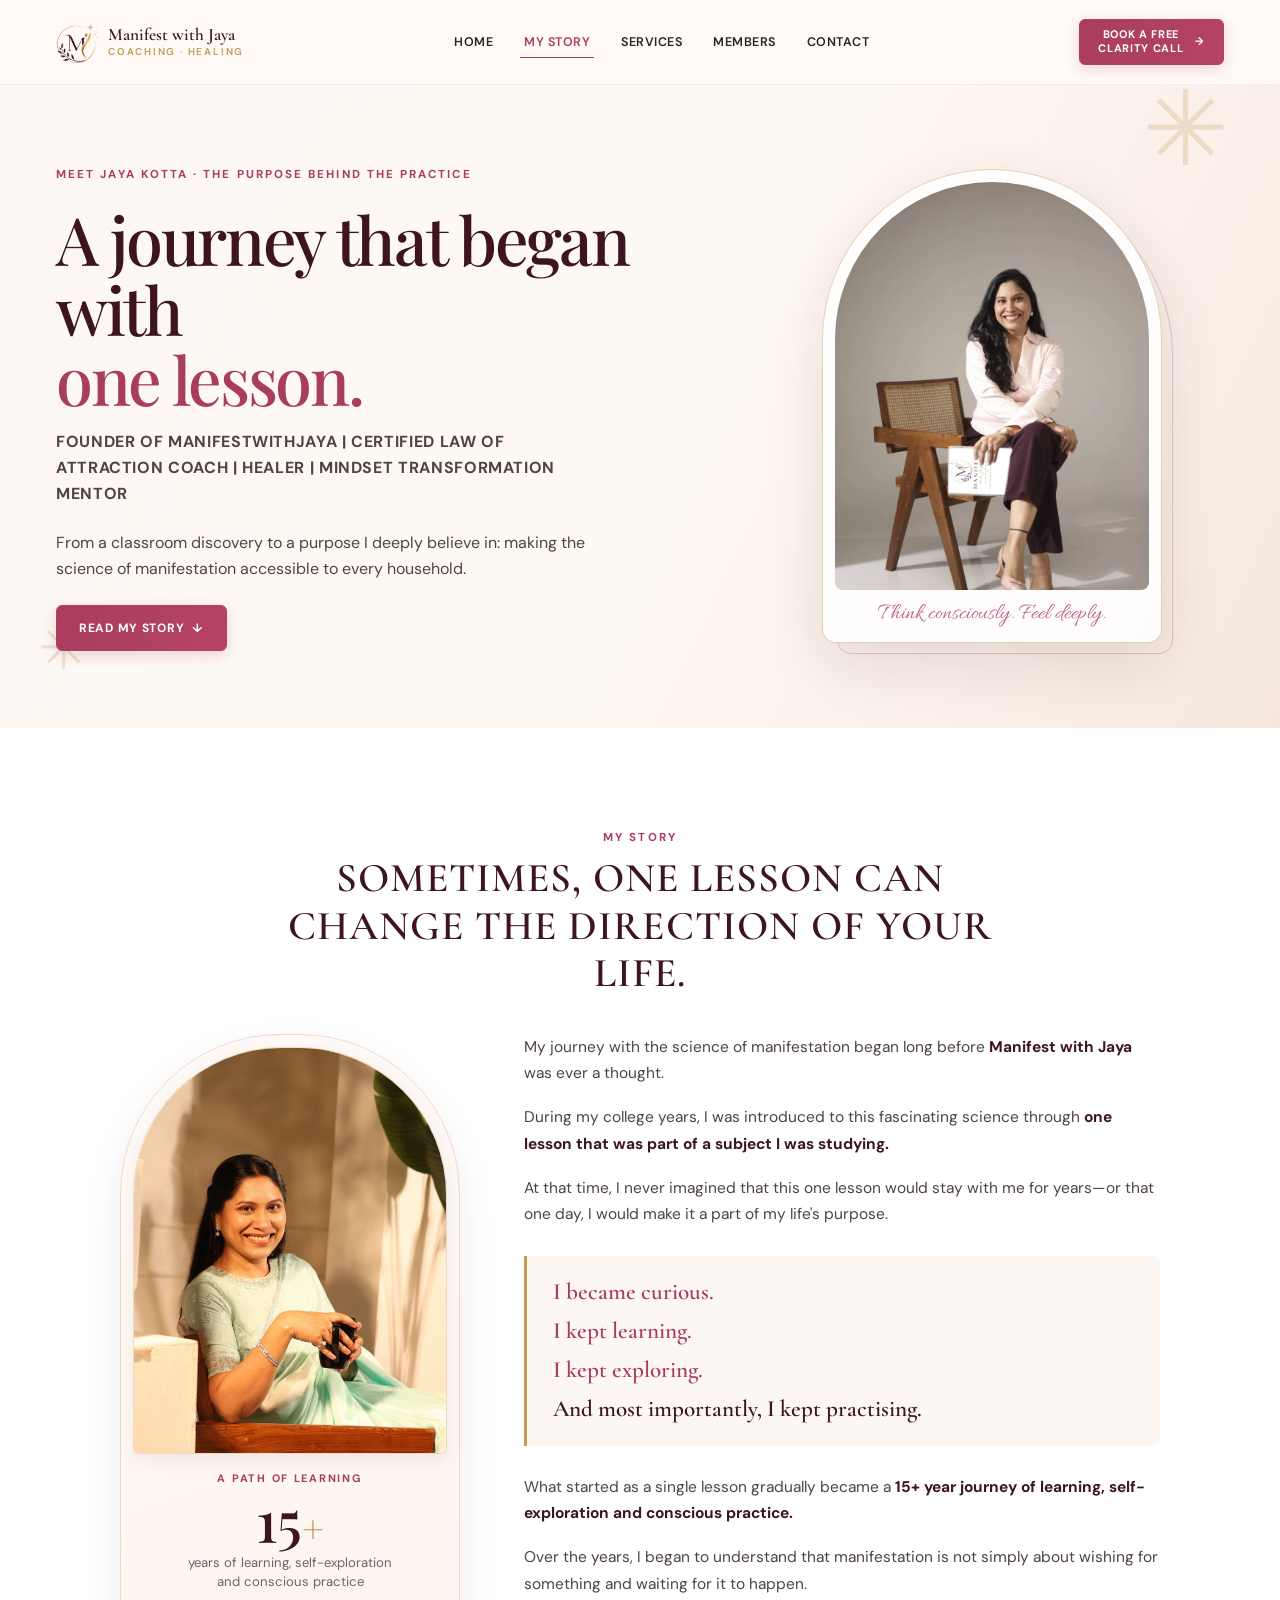
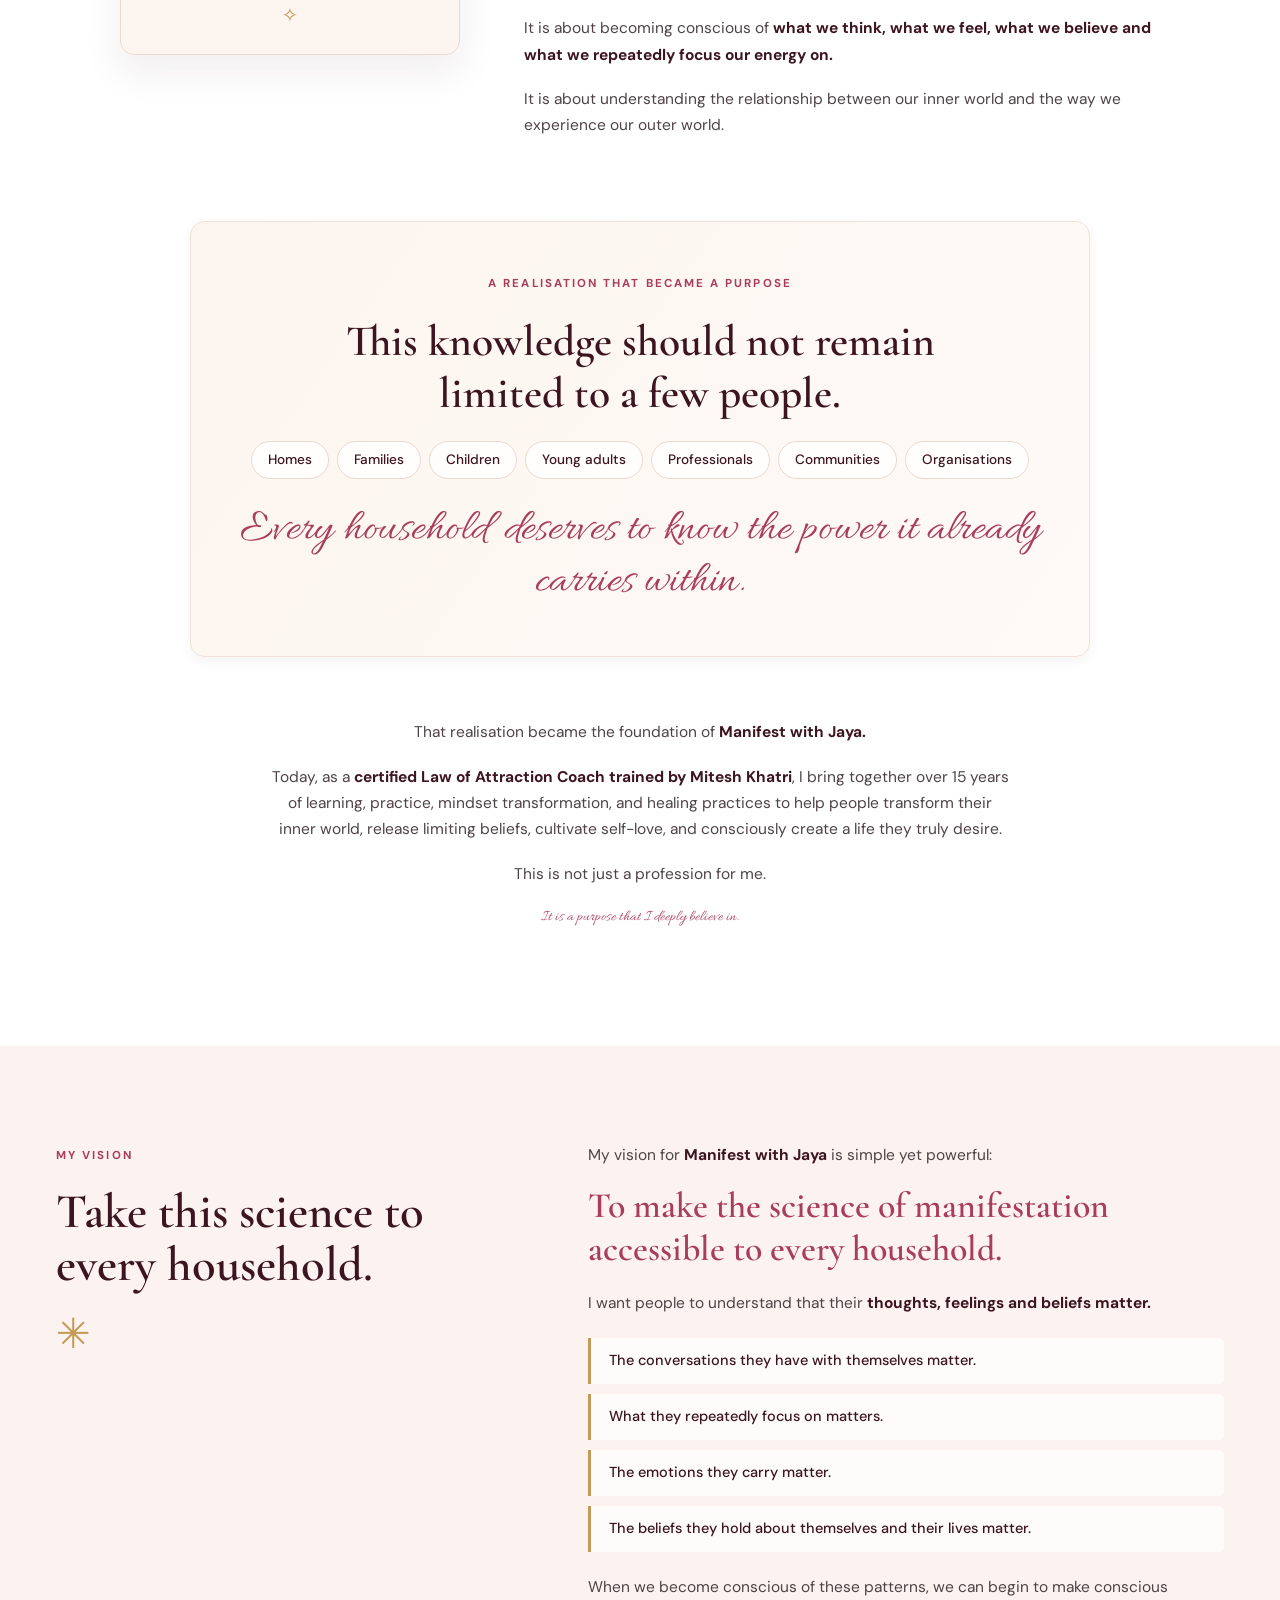
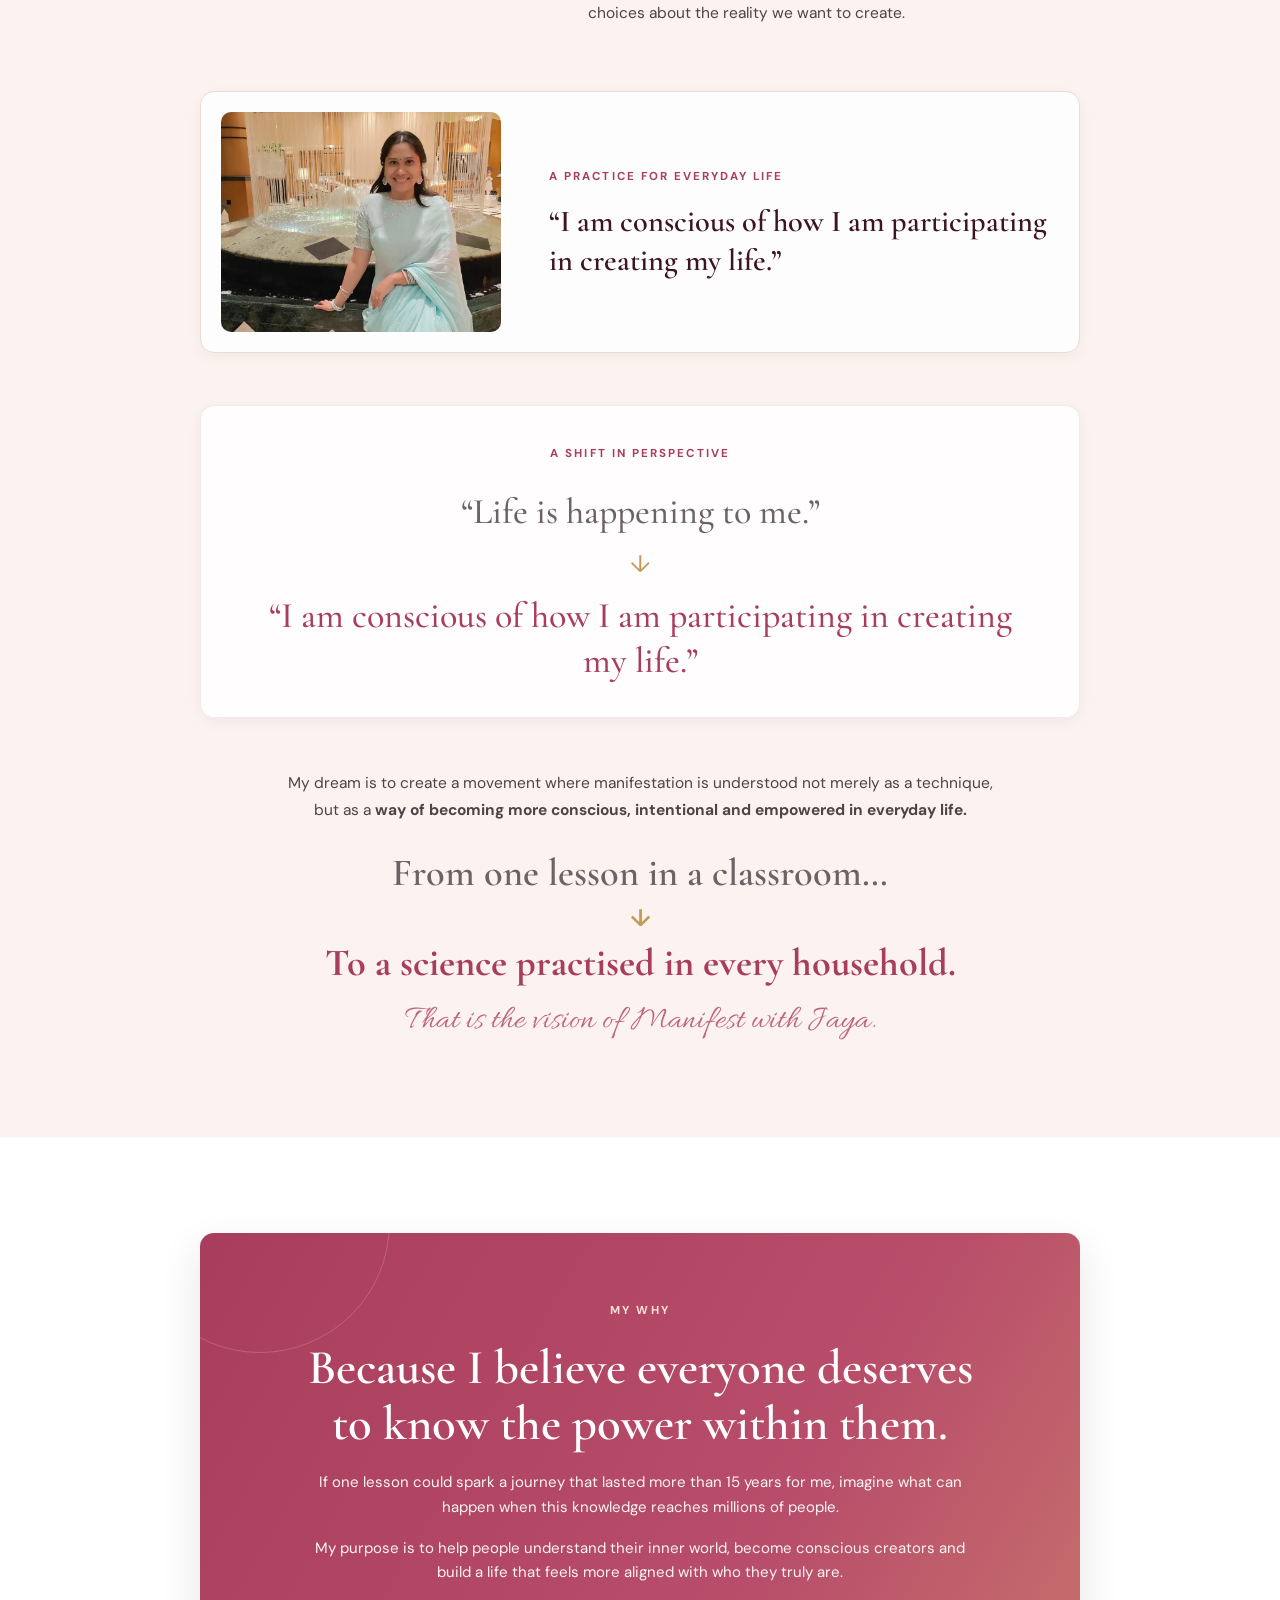
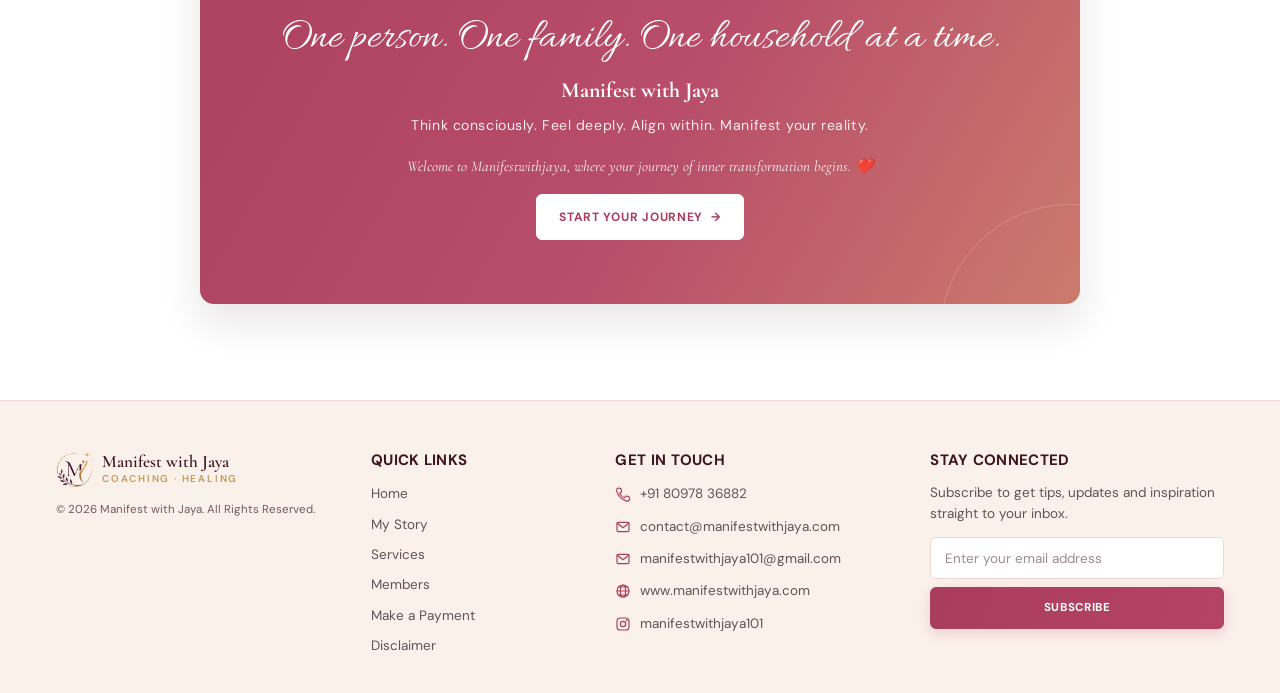
<file: story.html>
<!DOCTYPE html>
<html lang="en">
<head>
    <meta charset="UTF-8">
    <meta name="viewport" content="width=device-width, initial-scale=1">
    <meta name="theme-color" content="#a93d5d">
    <meta name="description" content="Meet Jaya Kotta — Founder of Manifestwithjaya, Certified Law of Attraction Coach trained by Mitesh Khatri, Healer and Mindset Transformation Mentor.">
    <title>My Story &amp; Vision | Manifest with Jaya</title>
    <link rel="preconnect" href="https://fonts.googleapis.com">
    <link rel="preconnect" href="https://fonts.gstatic.com" crossorigin>
    <link href="https://fonts.googleapis.com/css2?family=Allura&family=Cormorant+Garamond:wght@500;600;700&family=DM+Sans:wght@400;500;600;700&family=Playfair+Display:wght@400;500;600&display=swap" rel="stylesheet">
    <link href="https://cdn.jsdelivr.net/npm/bootstrap@5.3.3/dist/css/bootstrap.min.css" rel="stylesheet">
    <link rel="stylesheet" href="./site-shared.css">
    <link rel="stylesheet" href="./story.css">
    <script src="https://cdn.jsdelivr.net/npm/bootstrap@5.3.3/dist/js/bootstrap.bundle.min.js" defer></script>
    <script src="./site-shared.js" defer></script>
</head>
<body>
    <a class="skip-link" href="#main-content">Skip to main content</a>
    <header class="site-header is-fixed" id="site-header">
        <div class="site-container header-inner">
            <a class="brand" href="index.html#home" aria-label="Manifest with Jaya — home">
                <img class="brand-logo" src="./assets/manifest-logo-mark.webp" alt="" width="42" height="42">
                <span class="brand-name">Manifest with Jaya<small>Coaching · Healing</small></span>
            </a>
            <button class="nav-toggle" type="button" aria-label="Toggle navigation" aria-expanded="false" aria-controls="site-navigation">
                <span class="nav-toggle-bar"></span>
                <span class="nav-toggle-bar"></span>
                <span class="nav-toggle-bar"></span>
            </button>
            <nav class="site-navigation" id="site-navigation" aria-label="Main navigation">
                <ul class="nav-list">
                    <li><a class="nav-link" href="index.html">Home</a></li>
                    <li><a class="nav-link active" href="story.html" aria-current="page">My Story</a></li>
                    <li><a class="nav-link" href="services.html">Services</a></li>
                    <li><a class="nav-link" href="members.html">Members</a></li>
                    <li><a class="nav-link" href="#contact">Contact</a></li>
                </ul>
            </nav>
            <button class="button button-primary header-cta" type="button" data-book="clarity">Book a free<br>clarity call <span class="cta-arrow" aria-hidden="true">→</span></button>
        </div>
    </header>

    <main id="main-content">
        <section class="story-hero" aria-labelledby="page-title">
            <div class="site-container story-hero-layout">
                <div class="story-hero-copy" data-reveal>
                    <span class="eyebrow">Meet Jaya Kotta · The purpose behind the practice</span>
                    <h1 id="page-title">A journey that began with <span>one lesson.</span></h1>
                    <p class="hero-role-badge">Founder of Manifestwithjaya | Certified Law of Attraction Coach | Healer | Mindset Transformation Mentor</p>
                    <p>From a classroom discovery to a purpose I deeply believe in: making the science of manifestation accessible to every household.</p>
                    <a class="button button-primary" href="#my-story">Read my story <span aria-hidden="true">↓</span></a>
                </div>
                <figure class="story-portrait" data-reveal>
                    <img src="./assets/jaya/jaya-photo-1.webp" alt="Jaya Kotta, Certified Law of Attraction Coach holding the Manifest with Jaya Life Coaching folder, smiling warmly" width="856" height="1302" fetchpriority="high">
                    <figcaption>Think consciously. Feel deeply.</figcaption>
                </figure>
            </div>
            <span class="hero-sparkle sparkle-one" aria-hidden="true">✳</span>
            <span class="hero-sparkle sparkle-two" aria-hidden="true">✳</span>
        </section>

        <section class="story-section site-container" id="my-story" aria-labelledby="story-title">
            <header class="section-heading" data-reveal>
                <span class="eyebrow">My story</span>
                <h2 id="story-title">Sometimes, one lesson can change the direction of your life.</h2>
            </header>
            <div class="story-layout">
                <aside class="story-aside" data-reveal>
                    <figure class="story-aside-photo-wrap">
                        <picture>
                            <source srcset="./assets/IMG00305.webp" type="image/webp">
                            <img class="story-aside-photo" src="./assets/IMG00305.jpg" alt="Jaya Kotta reflecting on her journey of conscious practice" width="600" height="900" loading="lazy">
                        </picture>
                    </figure>
                    <div class="story-aside-stat">
                        <span class="aside-label">A path of learning</span>
                        <span class="aside-number">15<span>+</span></span>
                        <span class="aside-caption">years of learning, self-exploration and conscious practice</span>
                        <span class="aside-flourish" aria-hidden="true">✧</span>
                    </div>
                </aside>
                <div class="story-copy" data-reveal>
                    <p>My journey with the science of manifestation began long before <strong>Manifest with Jaya</strong> was ever a thought.</p>
                    <p>During my college years, I was introduced to this fascinating science through <strong>one lesson that was part of a subject I was studying.</strong></p>
                    <p>At that time, I never imagined that this one lesson would stay with me for years—or that one day, I would make it a part of my life's purpose.</p>
                    <div class="practice-beats" aria-label="My journey">
                        <span>I became curious.</span>
                        <span>I kept learning.</span>
                        <span>I kept exploring.</span>
                        <span>And most importantly, I kept practising.</span>
                    </div>
                    <p>What started as a single lesson gradually became a <strong>15+ year journey of learning, self-exploration and conscious practice.</strong></p>
                    <p>Over the years, I began to understand that manifestation is not simply about wishing for something and waiting for it to happen.</p>
                    <p>It is about becoming conscious of <strong>what we think, what we feel, what we believe and what we repeatedly focus our energy on.</strong></p>
                    <p>It is about understanding the relationship between our inner world and the way we experience our outer world.</p>
                </div>
            </div>
            <div class="purpose-callout" data-reveal>
                <span class="eyebrow">A realisation that became a purpose</span>
                <h3>This knowledge should not remain limited to a few people.</h3>
                <div class="reach-list" aria-label="Who this knowledge should reach">
                    <span>Homes</span><span>Families</span><span>Children</span><span>Young adults</span><span>Professionals</span><span>Communities</span><span>Organisations</span>
                </div>
                <p class="callout-statement">Every household deserves to know the power it already carries within.</p>
            </div>
            <div class="story-ending" data-reveal>
                <p>That realisation became the foundation of <strong>Manifest with Jaya.</strong></p>
                <p>Today, as a <strong>certified Law of Attraction Coach trained by Mitesh Khatri</strong>, I bring together over 15 years of learning, practice, mindset transformation, and healing practices to help people transform their inner world, release limiting beliefs, cultivate self-love, and consciously create a life they truly desire.</p>
                <p>This is not just a profession for me.</p>
                <p class="script-emphasis">It is a purpose that I deeply believe in.</p>
            </div>
        </section>

        <section class="vision-section" id="my-vision" aria-labelledby="vision-title">
            <div class="site-container vision-layout">
                <div class="vision-heading" data-reveal>
                    <span class="eyebrow">My vision</span>
                    <h2 id="vision-title">Take this science to every household.</h2>
                    <span class="vision-ornament" aria-hidden="true">✳</span>
                </div>
                <div class="vision-copy" data-reveal>
                    <p>My vision for <strong>Manifest with Jaya</strong> is simple yet powerful:</p>
                    <h3>To make the science of manifestation accessible to every household.</h3>
                    <p>I want people to understand that their <strong>thoughts, feelings and beliefs matter.</strong></p>
                    <div class="matters-list">
                        <p>The conversations they have with themselves matter.</p>
                        <p>What they repeatedly focus on matters.</p>
                        <p>The emotions they carry matter.</p>
                        <p>The beliefs they hold about themselves and their lives matter.</p>
                    </div>
                    <p>When we become conscious of these patterns, we can begin to make conscious choices about the reality we want to create.</p>
                </div>
            </div>
            <figure class="site-container vision-photo-note" data-reveal>
                <img src="./assets/jaya/jaya-photo-3.webp" alt="Jaya in a serene sky-blue attire reflecting by an indoor fountain" width="900" height="1480" loading="lazy">
                <figcaption>
                    <span class="eyebrow">A practice for everyday life</span>
                    <p>“I am conscious of how I am participating in creating my life.”</p>
                </figcaption>
            </figure>
            <div class="site-container shift-panel" data-reveal>
                <span class="eyebrow">A shift in perspective</span>
                <blockquote>
                    <p>“Life is happening to me.”</p>
                    <span aria-hidden="true">↓</span>
                    <p>“I am conscious of how I am participating in creating my life.”</p>
                </blockquote>
            </div>
            <div class="site-container movement-panel" data-reveal>
                <p>My dream is to create a movement where manifestation is understood not merely as a technique, but as a <strong>way of becoming more conscious, intentional and empowered in everyday life.</strong></p>
                <div class="vision-journey">
                    <span>From one lesson in a classroom…</span>
                    <span class="journey-arrow" aria-hidden="true">↓</span>
                    <strong>To a science practised in every household.</strong>
                </div>
                <p class="vision-signoff">That is the vision of Manifest with Jaya.</p>
            </div>
        </section>

        <section class="why-section site-container" id="my-why" aria-labelledby="why-title">
            <div class="why-card" data-reveal>
                <span class="eyebrow">My why</span>
                <h2 id="why-title">Because I believe everyone deserves to know the power within them.</h2>
                <p>If one lesson could spark a journey that lasted more than 15 years for me, imagine what can happen when this knowledge reaches millions of people.</p>
                <p>My purpose is to help people understand their inner world, become conscious creators and build a life that feels more aligned with who they truly are.</p>
                <p class="one-at-a-time">One person. One family. One household at a time.</p>
                <span class="why-brand">Manifest with Jaya</span>
                <p class="why-mantra">Think consciously. Feel deeply. Align within. Manifest your reality.</p>
                <p class="why-welcome">Welcome to Manifestwithjaya, where your journey of inner transformation begins. ❤️</p>
                <button class="button button-light" type="button" data-book="clarity">Start your journey <span aria-hidden="true">→</span></button>
            </div>
        </section>
    </main>

    <footer class="site-footer" id="contact">
        <div class="site-container footer-grid">
            <div class="footer-brand">
                <a class="footer-logo" href="index.html#home" aria-label="Manifest with Jaya — back to home">
                    <img class="brand-logo" src="./assets/manifest-logo-mark.webp" alt="" width="42" height="42" loading="lazy">
                    <span class="brand-name">Manifest with Jaya<small>Coaching · Healing</small></span>
                </a>
                <p class="copyright">© 2026 Manifest with Jaya. All Rights Reserved.</p>
            </div>
            <nav aria-label="Footer navigation">
                <h2>Quick Links</h2>
                <ul class="footer-links">
                    <li><a href="index.html">Home</a></li>
                    <li><a href="story.html">My Story</a></li>
                    <li><a href="services.html">Services</a></li>
                    <li><a href="members.html">Members</a></li>
                    <li><a href="pay.html">Make a Payment</a></li>
                    <li><a href="disclaimer.html">Disclaimer</a></li>
                </ul>
            </nav>
            <div>
                <h2>Get in Touch</h2>
                <ul class="footer-contact">
                    <li><svg class="icon" aria-hidden="true" viewBox="0 0 24 24"><path d="m5 3 4 1 1 5-3 2c2 4 3 5 7 7l2-3 5 1 1 4c-1 5-9 2-14-3S0 4 5 3Z"/></svg><a href="tel:+918097836882">+91 80978 36882</a></li>
                    <li><svg class="icon" aria-hidden="true" viewBox="0 0 24 24"><rect x="3" y="5" width="18" height="14" rx="2"/><path d="m3 6 9 7 9-7"/></svg><a href="mailto:contact@manifestwithjaya.com">contact@manifestwithjaya.com</a></li>
                    <li><svg class="icon" aria-hidden="true" viewBox="0 0 24 24"><rect x="3" y="5" width="18" height="14" rx="2"/><path d="m3 6 9 7 9-7"/></svg><a href="mailto:manifestwithjaya101@gmail.com">manifestwithjaya101@gmail.com</a></li>
                    <li><svg class="icon" aria-hidden="true" viewBox="0 0 24 24"><circle cx="12" cy="12" r="9"/><ellipse cx="12" cy="12" rx="4" ry="9"/><path d="M3 12h18M5 6h14M5 18h14"/></svg><a href="https://manifestwithjaya.com" target="_blank" rel="noopener noreferrer">www.manifestwithjaya.com</a></li>
                    <li><svg class="icon" aria-hidden="true" viewBox="0 0 24 24"><rect x="3" y="3" width="18" height="18" rx="5"/><circle cx="12" cy="12" r="4"/><path d="M17.5 6.5h.01" stroke-width="3"/></svg><a href="https://www.instagram.com/manifestwithjaya101/" target="_blank" rel="noopener noreferrer">manifestwithjaya101</a></li>
                </ul>
            </div>
            <div class="footer-newsletter">
                <h2>Stay Connected</h2>
                <div class="newsletter-layout">
                    <p>Subscribe to get tips, updates and inspiration straight to your inbox.</p>
                    <form class="newsletter-form" id="newsletter-form">
                        <label class="visually-hidden" for="newsletter-email">Your email address</label>
                        <input type="email" id="newsletter-email" name="email" placeholder="Enter your email address" autocomplete="email" required aria-describedby="newsletter-feedback">
                        <button class="button button-primary" type="submit">Subscribe</button>
                    </form>
                    <p class="newsletter-feedback" id="newsletter-feedback" role="status" hidden></p>
                </div>
            </div>
        </div>
    </footer>

    <!-- ================================================================
         BOOKING MODAL
         ================================================================ -->
    <div class="modal fade" id="bookingModal" tabindex="-1" aria-labelledby="booking-title" aria-hidden="true">
        <div class="modal-dialog modal-dialog-centered modal-dialog-scrollable">
            <div class="modal-content">
                <div class="modal-header">
                    <div><span class="modal-eyebrow" id="booking-eyebrow">A little clarity. A beautiful beginning.</span><h2 class="modal-title" id="booking-title">Let’s begin with a conversation.</h2></div>
                    <button type="button" class="btn-close" data-bs-dismiss="modal" aria-label="Close booking form"></button>
                </div>
                <div class="modal-body">
                    <form id="booking-form" novalidate>
                        <p class="modal-subtitle" id="booking-subtitle">A free, confidential 30-minute clarity call to explore where you are and what you’d love to change.</p>
                        <input type="hidden" id="booking-type" name="type" value="clarity">
                        <div class="row g-3">
                            <div class="col-sm-6">
                                <label for="booking-name" class="form-label">Your name <span aria-hidden="true">*</span></label>
                                <input type="text" class="form-control" id="booking-name" name="name" placeholder="Your full name" autocomplete="name" required minlength="2" maxlength="100">
                                <div class="invalid-feedback">Please enter your name.</div>
                            </div>
                            <div class="col-sm-6">
                                <label for="booking-email" class="form-label">Email address <span aria-hidden="true">*</span></label>
                                <input type="email" class="form-control" id="booking-email" name="email" placeholder="you@example.com" autocomplete="email" required>
                                <div class="invalid-feedback">Please enter a valid email address.</div>
                            </div>
                            <div class="col-sm-6">
                                <label for="booking-phone" class="form-label">Phone / WhatsApp number <span aria-hidden="true">*</span></label>
                                <input type="tel" class="form-control" id="booking-phone" name="phone" placeholder="+91 80978 36882" autocomplete="tel" required>
                                <div class="invalid-feedback">Please enter your phone or WhatsApp number.</div>
                            </div>
                            <div class="col-sm-6">
                                <label for="booking-focus" class="form-label" id="booking-focus-label">What would you like support with?</label>
                                <select class="form-select" id="booking-focus" name="focus">
                                    <option value="Finding clarity">I’m not sure yet — I’d love some clarity</option>
                                    <option value="Personal Transformation">Personal Transformation</option>
                                    <option value="Relationships">Relationships</option>
                                    <option value="Money & Abundance">Money &amp; Abundance</option>
                                    <option value="Career & Success">Career &amp; Success</option>
                                    <option value="Health & Well-being">Health &amp; Well-being</option>
                                    <option value="Mindset">Mindset</option>
                                    <option value="Personal Growth">Personal Growth</option>
                                    <option value="EFT & Emotional Healing">EFT &amp; Emotional Healing</option>
                                    <option value="Energy Healing">Energy Healing &amp; Chakra Alignment</option>
                                    <option value="Daily Magic">Daily Magic with Jaya (DMJ)</option>
                                    <option value="Group Coaching">Group Coaching</option>
                                    <option value="Community Workshop">A community or corporate workshop</option>
                                </select>
                            </div>
                            <div class="col-sm-6">
                                <label for="booking-date" class="form-label">Preferred date <span aria-hidden="true">*</span></label>
                                <input type="date" class="form-control" id="booking-date" name="date" required>
                                <div class="invalid-feedback">Choose a date from tomorrow onward.</div>
                            </div>
                            <div class="col-sm-6">
                                <label for="booking-time" class="form-label">Preferred time <span aria-hidden="true">*</span></label>
                                <select class="form-select" id="booking-time" name="time" required>
                                    <option value="">Choose a time</option>
                                    <option>10:00 AM</option><option>12:00 PM</option><option>3:00 PM</option><option>5:00 PM</option>
                                </select>
                                <div class="invalid-feedback">Please choose your preferred time.</div>
                            </div>
                            <div class="col-12">
                                <label for="booking-message" class="form-label">Anything you’d like Jaya to know? <span class="fw-normal text-muted">(optional)</span></label>
                                <textarea class="form-control" id="booking-message" name="message" rows="3" maxlength="1500" placeholder="A little about what brings you here…"></textarea>
                            </div>
                            <div class="col-12">
                                <div class="form-check">
                                    <input class="form-check-input" type="checkbox" id="booking-consent" required>
                                    <label class="form-check-label" for="booking-consent">I agree to be contacted about this session. My details will only be used for this request.</label>
                                    <div class="invalid-feedback">Please confirm that Jaya may contact you.</div>
                                </div>
                            </div>
                            <div class="col-12">
                                <button class="button button-primary w-100" id="booking-submit-btn" type="submit">
                                    <span id="booking-btn-text">Book your free clarity call</span>
                                    <span class="cta-arrow" aria-hidden="true">→</span>
                                </button>
                                <p class="form-note">Times are in <span id="booking-timezone">your local time zone</span>. Your details are sent directly to Jaya, and she will reach out to confirm your session.</p>
                            </div>
                        </div>
                    </form>
                    <div class="booking-confirmation" id="booking-confirmation" hidden>
                        <div class="booking-success-box">
                            <div class="booking-success-icon"><svg viewBox="0 0 24 24"><path d="M20 6 9 17l-5-5" fill="none" stroke="currentColor" stroke-width="2.5"/></svg></div>
                            <h3 id="confirmation-title">Your Clarity Call Request is Sent!</h3>
                            <p id="confirmation-desc">Thank you! Your details and preferred time have been delivered directly to Jaya. She will personally review your request and get back to you within 24 hours.</p>
                            <div class="booking-summary text-start" id="booking-summary"></div>
                            <div class="confirmation-actions mt-3">
                                <button class="button button-primary" type="button" data-bs-dismiss="modal">Done</button>
                                <a class="button button-outline" id="booking-email-link" href="mailto:contact@manifestwithjaya.com" target="_blank">Also send via Email</a>
                            </div>
                            <p class="form-note mt-2 text-muted" id="copy-status" role="status">A copy has also been formatted for your records.</p>
                        </div>
                    </div>
                </div>
            </div>
        </div>
    </div>

    <!-- GOOGLE FORM ENROLLMENT MODAL -->
    <div class="modal fade" id="enrollModal" tabindex="-1" aria-labelledby="enroll-title" aria-hidden="true">
        <div class="modal-dialog modal-dialog-centered google-form-modal-dialog">
            <div class="modal-content">
                <div class="modal-header">
                    <div>
                        <span class="modal-eyebrow">Join the Manifest Family</span>
                        <h2 class="modal-title" id="enroll-title">Enroll in Programs &amp; Services</h2>
                    </div>
                    <button type="button" class="btn-close" data-bs-dismiss="modal" aria-label="Close enrollment form"></button>
                </div>
                <div class="modal-body p-3">
                    <p class="modal-subtitle mb-3">Please fill out this enrollment form to register for personal coaching, healing sessions, or Daily Magic with Jaya (DMJ). We’ll confirm your schedule within 24 hours.</p>
                    <div class="google-form-wrap">
                        <iframe id="google-enroll-iframe" src="https://docs.google.com/forms/d/e/1FAIpQLSdt0G8eSFLJEVbIcmDz-X8t_RT97-HdyudYDa12hMGbLL1yXQ/viewform?embedded=true" width="100%" height="700" frameborder="0" marginheight="0" marginwidth="0">Loading enrollment form…</iframe>
                    </div>
                    <div class="d-flex justify-content-between align-items-center mt-3 pt-2 border-top">
                        <small class="text-muted">Form not displaying? <a href="https://docs.google.com/forms/d/1Arr4VDFaVQj_IJHUbI2P664uDbJ9dQfAyU8P4yhaeHE/viewform" target="_blank" rel="noopener noreferrer" class="text-decoration-underline" style="color:var(--primary)">Open Google Form in a new tab ↗</a></small>
                        <button class="button button-outline py-1 px-3" type="button" data-bs-dismiss="modal">Close</button>
                    </div>
                </div>
            </div>
        </div>
    </div>
</body>
</html>
</file>
<file: site-shared.css>
/* ==========================================================================
   MANIFEST WITH JAYA — UNIFIED DESIGN SYSTEM & SHARED STYLES
   ========================================================================== */

:root {
    color-scheme: light;

    /* --- BRAND COLOR PALETTE --- */
    --primary: #a93d5d;               /* Signature Rose */
    --primary-dark: #8e2d4c;          /* Deep Berry hover */
    --burgundy: #3d1520;              /* Luxury Deep Burgundy */
    --gold: #c39a56;                  /* Warm Accent Gold */
    --gold-light: #e4cda4;            /* Soft Gold Accent */
    --rose: #bf6480;                  /* Soft Rose Tint */
    --rose-light: #f5e4ea;            /* Delicate Rose Wash */
    --text: #2a2225;                  /* High-contrast readable charcoal */
    --text-light: #4f4347;            /* Medium contrast body */
    --muted: #6f6266;                 /* Secondary muted text */
    --cream: #fcf7f2;                 /* Primary warm cream */
    --blush: #fcf3f0;                 /* Soft blush background */
    --card-bg: #fffcf9;               /* Clean warm white for cards */
    --border: #f0e6df;                /* Refined neutral border */
    --border-hover: #dec4cc;          /* Rose-tinted border hover */
    --white: #ffffff;

    /* --- SHADOWS --- */
    --shadow-sm: 0 4px 14px rgba(61, 21, 32, 0.05);
    --shadow-md: 0 8px 24px rgba(61, 21, 32, 0.08);
    --shadow-lg: 0 16px 40px rgba(61, 21, 32, 0.12);

    /* --- TYPOGRAPHY --- */
    --font-body: "DM Sans", system-ui, -apple-system, sans-serif;
    --font-display: "Playfair Display", Georgia, serif;
    --font-heading: "Cormorant Garamond", Georgia, serif;
    --font-script: "Allura", cursive;

    /* --- SIZING & SPACING --- */
    --container-max: 1240px;
    --container-pad: clamp(16px, 3.5vw, 36px);
    --header-h: 84px;
    --header-h-mobile: 68px;
    --radius-sm: 6px;
    --radius-md: 10px;
    --radius-lg: 14px;
    --radius-pill: 9999px;

    /* Bootstrap variable bridges */
    --bs-primary: #a93d5d;
    --bs-body-font-family: var(--font-body);
    --bs-body-color: var(--text);
}

/* ==========================================================================
   01. RESET & BASE
   ========================================================================== */
*, *::before, *::after {
    box-sizing: border-box;
}

html {
    scroll-behavior: smooth;
    scroll-padding-top: calc(var(--header-h) + 12px);
    -webkit-text-size-adjust: 100%;
}

body {
    margin: 0;
    color: var(--text);
    background-color: #fff;
    font-family: var(--font-body);
    font-size: 15px;
    line-height: 1.65;
    -webkit-font-smoothing: antialiased;
    -moz-osx-font-smoothing: grayscale;
}

img {
    display: block;
    max-width: 100%;
    height: auto;
}

svg {
    vertical-align: middle;
}

a {
    color: inherit;
    text-decoration: none;
    transition: color 0.2s ease, opacity 0.2s ease;
}

button, input, select, textarea {
    font: inherit;
    color: inherit;
}

button {
    background: none;
    border: none;
    cursor: pointer;
    touch-action: manipulation;
}

h1, h2, h3, h4, h5, h6, p {
    margin-top: 0;
}

p {
    margin-bottom: 1rem;
}

::selection {
    background: #edccda;
    color: var(--burgundy);
}

:focus-visible {
    outline: 2px solid var(--gold);
    outline-offset: 3px;
}

/* ==========================================================================
   02. CONTAINER & LAYOUT SYSTEM
   ========================================================================== */
.site-wrap {
    width: 100%;
    overflow: clip;
}

.site-container,
.page-wrap,
.reference-container {
    width: 100%;
    max-width: var(--container-max);
    margin-inline: auto;
    padding-inline: var(--container-pad);
}

.skip-link {
    position: fixed;
    z-index: 3000;
    top: -70px;
    left: 16px;
    padding: 10px 18px;
    background: var(--primary);
    color: #fff;
    border-radius: var(--radius-sm);
    font-size: 14px;
    font-weight: 600;
    transition: top 0.2s ease;
}

.skip-link:focus {
    top: 14px;
}

.visually-hidden {
    position: absolute;
    width: 1px;
    height: 1px;
    padding: 0;
    margin: -1px;
    overflow: hidden;
    clip: rect(0, 0, 0, 0);
    white-space: nowrap;
    border: 0;
}

/* ==========================================================================
   03. TYPOGRAPHY & SECTION HEADERS
   ========================================================================== */
.eyebrow {
    display: inline-block;
    color: var(--primary);
    font-size: 0.72rem;
    font-weight: 700;
    letter-spacing: 0.18em;
    text-transform: uppercase;
    margin-bottom: 8px;
}

.script-text {
    font-family: var(--font-script);
    color: var(--rose);
    font-weight: 400;
}

.section-heading {
    text-align: center;
    position: relative;
    max-width: 760px;
    margin: 0 auto 36px;
}

.section-heading h2 {
    margin: 0;
    color: var(--burgundy);
    font-family: var(--font-heading);
    font-size: clamp(1.85rem, 3.2vw, 2.65rem);
    font-weight: 600;
    line-height: 1.16;
    letter-spacing: 0.025em;
    text-transform: uppercase;
}

.section-heading p {
    margin: 10px auto 0;
    color: var(--muted);
    font-size: 15px;
    max-width: 580px;
}

/* Lotus and sparkle ornament beneath headings */
.section-ornament {
    display: flex;
    height: 18px;
    align-items: center;
    justify-content: center;
    gap: 8px;
    margin-top: 12px;
    color: var(--gold);
}

.section-ornament::before,
.section-ornament::after {
    content: "";
    width: clamp(28px, 4.5vw, 54px);
    height: 1px;
    background: linear-gradient(90deg, transparent, var(--gold));
}

.section-ornament::after {
    transform: rotate(180deg);
}

.section-ornament .icon {
    width: 18px;
    height: 16px;
    stroke-width: 1.4;
    color: var(--gold);
}

/* Icons */
.icon {
    display: inline-block;
    width: 20px;
    height: 20px;
    flex-shrink: 0;
    fill: none;
    stroke: currentColor;
    stroke-width: 1.65;
    stroke-linecap: round;
    stroke-linejoin: round;
}

/* Dot separator */
.gold-dot {
    display: inline-block;
    margin-inline: 4px;
    color: var(--gold);
    font-size: 0.85em;
}

/* ==========================================================================
   04. BUTTON SYSTEM
   ========================================================================== */
.button {
    display: inline-flex;
    align-items: center;
    justify-content: center;
    gap: 8px;
    min-height: 46px;
    padding: 10px 22px;
    border: 1px solid transparent;
    border-radius: var(--radius-sm);
    font-family: var(--font-body);
    font-size: 12px;
    font-weight: 700;
    letter-spacing: 0.06em;
    line-height: 1.25;
    text-align: center;
    text-transform: uppercase;
    white-space: nowrap;
    cursor: pointer;
    transition: background 0.22s ease, color 0.22s ease, border-color 0.22s ease, box-shadow 0.22s ease, transform 0.22s ease;
}

.button .icon {
    width: 15px;
    height: 15px;
    stroke-width: 2;
}

.button:hover {
    transform: translateY(-2px);
}

.button:active {
    transform: translateY(0);
}

.button:disabled {
    opacity: 0.55;
    cursor: not-allowed;
    transform: none;
}

.button-primary {
    color: #fff;
    background: linear-gradient(110deg, #a93d5d, #b54366);
    border-color: #ad4260;
    box-shadow: 0 4px 14px rgba(169, 61, 93, 0.2);
}

.button-primary:hover {
    color: #fff;
    background: var(--primary-dark);
    border-color: var(--primary-dark);
    box-shadow: 0 7px 22px rgba(169, 61, 93, 0.3);
}

.button-outline {
    color: var(--burgundy);
    background: rgba(255, 255, 255, 0.7);
    border-color: #d9c7c5;
    backdrop-filter: blur(4px);
}

.button-outline:hover {
    background: #fff;
    color: var(--primary);
    border-color: var(--primary);
    box-shadow: var(--shadow-sm);
}

.button-white {
    background: #fffaf4;
    color: var(--primary);
    border-color: #f1ded3;
    box-shadow: var(--shadow-sm);
}

.button-white:hover {
    background: #ffffff;
    color: var(--primary-dark);
    border-color: #e8d0c2;
    box-shadow: var(--shadow-md);
}

.button-light {
    background: #fff;
    color: var(--primary);
    border-color: #fff;
    font-weight: 700;
}

.button-light:hover {
    background: var(--cream);
    color: var(--primary-dark);
}

/* ==========================================================================
   05. UNIFIED HEADER & NAVIGATION
   ========================================================================== */
.site-header {
    position: absolute;
    z-index: 1000;
    inset: 0 0 auto 0;
    background: rgba(255, 250, 246, 0.95);
    border-bottom: 1px solid rgba(61, 21, 32, 0.06);
    transition: background 0.25s ease, box-shadow 0.25s ease, backdrop-filter 0.25s ease;
}

.site-header.is-scrolled {
    position: fixed;
    top: 0;
    background: rgba(255, 250, 246, 0.96);
    backdrop-filter: blur(14px);
    -webkit-backdrop-filter: blur(14px);
    box-shadow: 0 8px 24px rgba(61, 21, 32, 0.08);
    animation: headerDrop 0.28s ease both;
}

@keyframes headerDrop {
    from { opacity: 0.7; transform: translateY(-8px); }
    to { opacity: 1; transform: translateY(0); }
}

.header-inner {
    display: flex;
    min-height: var(--header-h);
    align-items: center;
    justify-content: space-between;
    gap: clamp(14px, 2vw, 28px);
}

/* Brand logo & typography */
.brand {
    display: inline-flex;
    align-items: center;
    gap: 10px;
    flex-shrink: 0;
    color: var(--burgundy);
}

.brand-logo {
    display: block;
    width: 42px;
    height: 42px;
    flex-shrink: 0;
    object-fit: contain;
}

.brand-name {
    display: block;
    color: var(--burgundy);
    font-family: var(--font-heading);
    font-size: clamp(1.08rem, 1.28vw, 1.32rem);
    font-weight: 600;
    line-height: 1.05;
    white-space: nowrap;
}

.brand-name small {
    display: block;
    margin-top: 3px;
    color: var(--gold);
    font-family: var(--font-body);
    font-size: 0.62rem;
    font-weight: 600;
    letter-spacing: 0.18em;
    text-transform: uppercase;
}

/* Desktop Navigation */
.site-navigation {
    display: flex;
    align-items: center;
    justify-content: center;
    flex: 1 1 auto;
    margin: 0;
}

.site-navigation .nav-list {
    display: flex;
    align-items: center;
    justify-content: center;
    gap: clamp(12px, 1.8vw, 26px);
    list-style: none;
    padding: 0;
    margin: 0;
}

.site-navigation .nav-link,
.site-navigation .nav-link-custom,
.site-navigation a {
    position: relative;
    display: inline-block;
    padding: 8px 4px;
    color: var(--text);
    font-family: var(--font-body);
    font-size: 12.5px;
    font-weight: 600;
    letter-spacing: 0.04em;
    text-transform: uppercase;
    white-space: nowrap;
    transition: color 0.2s ease;
}

.site-navigation .nav-link::after,
.site-navigation .nav-link-custom::after,
.site-navigation a::after {
    position: absolute;
    right: 0;
    bottom: 2px;
    left: 0;
    height: 1.5px;
    background: var(--primary);
    content: "";
    transform: scaleX(0);
    transform-origin: left;
    transition: transform 0.22s ease;
}

.site-navigation .nav-link:hover,
.site-navigation .nav-link.active,
.site-navigation a:hover,
.site-navigation a[aria-current="page"] {
    color: var(--primary);
}

.site-navigation .nav-link:hover::after,
.site-navigation .nav-link.active::after,
.site-navigation a:hover::after,
.site-navigation a[aria-current="page"]::after {
    transform: scaleX(1);
}

/* Header CTA */
.header-cta,
.nav-book {
    flex-shrink: 0;
    min-height: 44px;
    padding: 8px 18px;
    font-size: 11px;
    line-height: 1.25;
    border-radius: var(--radius-sm);
    text-align: center;
}

.header-cta .cta-arrow {
    display: inline-block;
    margin-left: 4px;
    transition: transform 0.2s ease;
}

.header-cta:hover .cta-arrow {
    transform: translateX(3px);
}

/* Hamburger toggle */
.nav-toggle,
.navbar-toggler {
    display: none;
    width: 44px;
    height: 44px;
    padding: 9px;
    flex-direction: column;
    justify-content: center;
    align-items: center;
    gap: 5px;
    border: 1px solid var(--border);
    border-radius: var(--radius-sm);
    background: #fff;
    color: var(--primary);
    cursor: pointer;
    box-shadow: none !important;
}

.nav-toggle-bar,
.nav-toggle span {
    display: block;
    width: 22px;
    height: 2px;
    background-color: var(--burgundy);
    border-radius: 2px;
    transition: transform 0.25s ease, opacity 0.25s ease;
}

.nav-toggle[aria-expanded="true"] .nav-toggle-bar:nth-child(1),
.nav-toggle[aria-expanded="true"] span:nth-child(1) {
    transform: translateY(7px) rotate(45deg);
}

.nav-toggle[aria-expanded="true"] .nav-toggle-bar:nth-child(2),
.nav-toggle[aria-expanded="true"] span:nth-child(2) {
    opacity: 0;
}

.nav-toggle[aria-expanded="true"] .nav-toggle-bar:nth-child(3),
.nav-toggle[aria-expanded="true"] span:nth-child(3) {
    transform: translateY(-7px) rotate(-45deg);
}

/* ==========================================================================
   06. UNIFIED FOOTER
   ========================================================================== */
.site-footer {
    padding: 48px 0 36px;
    background: #fbf1eb;
    border-top: 1px solid #ebd9d0;
    font-size: 13.5px;
    line-height: 1.65;
}

.footer-grid {
    display: grid;
    grid-template-columns: 1.15fr 0.85fr 1.15fr 1.25fr;
    gap: clamp(24px, 3.5vw, 48px);
    align-items: start;
}

.footer-grid > * {
    min-width: 0;
}

.footer-brand {
    display: flex;
    flex-direction: column;
}

.footer-logo {
    display: inline-flex;
    align-items: center;
    gap: 8px;
    color: var(--burgundy);
}

.footer-logo .brand-logo {
    width: 38px;
    height: 38px;
}

.footer-brand .copyright {
    margin: 14px 0 0;
    color: #725963;
    font-size: 11.5px;
}

.site-footer h2 {
    margin: 2px 0 14px;
    color: var(--burgundy);
    font-family: var(--font-body);
    font-size: 15px;
    font-weight: 700;
    letter-spacing: 0.02em;
    text-transform: uppercase;
}

.footer-links {
    display: grid;
    gap: 8px;
    padding: 0;
    margin: 0;
    list-style: none;
}

.footer-links a {
    color: #615257;
    font-size: 13.5px;
    transition: color 0.2s ease, transform 0.2s ease;
}

.footer-links a:hover {
    color: var(--primary);
    text-decoration: underline;
    text-underline-offset: 3px;
}

.footer-contact {
    display: grid;
    gap: 10px;
    padding: 0;
    margin: 0;
    list-style: none;
}

.footer-contact li {
    display: flex;
    align-items: flex-start;
    gap: 9px;
    color: #615257;
    font-size: 13.5px;
}

.footer-contact .icon {
    width: 16px;
    height: 16px;
    flex-shrink: 0;
    margin-top: 3px;
    color: var(--primary);
    stroke-width: 1.75;
}

.footer-contact a {
    color: #615257;
    overflow-wrap: anywhere;
}

.footer-contact a:hover {
    color: var(--primary);
    text-decoration: underline;
    text-underline-offset: 3px;
}

.footer-newsletter p {
    margin: 0 0 12px;
    color: #615257;
    font-size: 13.5px;
    line-height: 1.55;
}

.newsletter-form {
    display: flex;
    flex-direction: column;
    gap: 8px;
}

.newsletter-form input {
    width: 100%;
    height: 42px;
    padding: 8px 14px;
    border: 1px solid #ebd9d0;
    border-radius: var(--radius-sm);
    color: var(--text);
    background: #fff;
    font-size: 13.5px;
    outline-offset: 1px;
    transition: border-color 0.2s ease, box-shadow 0.2s ease;
}

.newsletter-form input:focus {
    border-color: var(--primary);
    box-shadow: 0 0 0 3px rgba(169, 61, 93, 0.12);
}

.newsletter-form input::placeholder {
    color: #9c8b8f;
}

.newsletter-form .button {
    width: 100%;
    min-height: 42px;
    font-size: 11.5px;
}

.newsletter-feedback {
    margin-top: 8px;
    font-size: 12px;
    color: var(--burgundy);
    line-height: 1.5;
}

.newsletter-feedback a {
    color: var(--primary);
    font-weight: 600;
    text-decoration: underline;
}

/* ==========================================================================
   07. RESPONSIVE BREAKPOINTS (HEADER & FOOTER)
   ========================================================================== */
@media (max-width: 991.98px) {
    .site-header {
        position: sticky;
        top: 0;
        inset: 0 0 auto 0;
    }

    .site-header.is-scrolled {
        position: sticky;
    }

    .header-inner {
        min-height: var(--header-h-mobile);
        gap: 12px;
    }

    .brand-name {
        font-size: 1.05rem;
    }

    .brand-name small {
        font-size: 0.52rem;
    }

    .nav-toggle,
    .navbar-toggler {
        display: flex;
        margin-left: auto;
    }

    .header-cta,
    .nav-book {
        padding: 6px 12px;
        min-height: 38px;
        font-size: 10px;
        line-height: 1.2;
    }

    .site-navigation,
    .main-navigation {
        position: absolute;
        top: 100%;
        right: 0;
        left: 0;
        display: none;
        flex-direction: column;
        padding: 14px 24px 20px;
        background: #fffaf6;
        border-bottom: 1px solid var(--border);
        box-shadow: 0 16px 30px rgba(61, 21, 32, 0.1);
    }

    .site-navigation.is-open,
    .main-navigation.show {
        display: flex;
    }

    .site-navigation .nav-list {
        flex-direction: column;
        align-items: stretch;
        gap: 0;
        width: 100%;
    }

    .site-navigation .nav-link,
    .site-navigation .nav-link-custom,
    .site-navigation a {
        display: block;
        padding: 12px 4px;
        border-bottom: 1px solid #f3e9e4;
        font-size: 13px;
    }

    .site-navigation .nav-link::after,
    .site-navigation .nav-link-custom::after,
    .site-navigation a::after {
        display: none;
    }

    .footer-grid {
        grid-template-columns: repeat(2, minmax(0, 1fr));
        gap: 32px 24px;
    }

    .footer-newsletter {
        grid-column: 1 / -1;
        border-top: 1px solid #ebd9d0;
        padding-top: 24px;
    }

    .footer-newsletter .newsletter-layout {
        display: grid;
        grid-template-columns: 1fr 1fr;
        gap: 20px;
        align-items: center;
    }

    .footer-newsletter .newsletter-layout p {
        margin: 0;
    }
}

@media (max-width: 575.98px) {
    :root {
        --container-pad: 16px;
    }

    .brand-logo {
        width: 34px;
        height: 34px;
    }

    .brand-name {
        font-size: 0.94rem;
    }

    .brand-name small {
        font-size: 0.46rem;
    }

    .header-cta,
    .nav-book {
        min-height: 36px;
        padding: 6px 10px;
        font-size: 9.5px;
    }

    .footer-grid {
        grid-template-columns: 1fr;
        gap: 24px;
    }

    .footer-newsletter .newsletter-layout {
        grid-template-columns: 1fr;
        gap: 12px;
    }

    .section-heading {
        margin-bottom: 28px;
    }

    .section-heading h2 {
        font-size: 1.7rem;
    }
}

/* ==========================================================================
   08. ACCESSIBILITY & MOTION PREFERENCES
   ========================================================================== */
@media (prefers-reduced-motion: reduce) {
    html {
        scroll-behavior: auto;
    }

    *, *::before, *::after {
        animation-duration: 0.01ms !important;
        animation-iteration-count: 1 !important;
        transition-duration: 0.01ms !important;
    }
}

/* ==========================================================================
   09. SHARED MODALS & FORMS (Booking & Enrollment)
   ========================================================================== */
.modal-content {
    border: 1px solid #ead6dc;
    border-radius: 16px;
    background: #fffaf7;
    box-shadow: 0 24px 90px rgba(45, 15, 27, 0.2);
    overflow: hidden;
}

.modal-header {
    border-bottom: 1px solid var(--border);
    padding: 22px 26px 18px;
    align-items: flex-start;
}

.modal-title {
    font-family: var(--font-heading);
    font-size: clamp(24px, 3.2vw, 30px);
    font-weight: 600;
    line-height: 1.15;
    color: var(--burgundy);
}

.modal-eyebrow {
    display: block;
    margin-bottom: 6px;
    font-size: 11px;
    font-weight: 700;
    letter-spacing: 0.16em;
    color: var(--primary);
    text-transform: uppercase;
}

.modal-header .btn-close {
    margin-top: 2px;
    padding: 8px;
    flex-shrink: 0;
}

.modal-body {
    padding: 24px 26px 28px;
}

.modal-subtitle {
    color: var(--muted);
    margin-bottom: 20px;
    font-size: 14px;
    line-height: 1.55;
}

.form-label {
    font-size: 13px;
    font-weight: 600;
    color: var(--burgundy);
    margin-bottom: 5px;
}

.form-control,
.form-select {
    min-height: 44px;
    font-size: 14px;
    border-color: #e2d3ce;
    background-color: #fff;
    border-radius: var(--radius-sm);
    padding: 9px 13px;
}

.form-control:focus,
.form-select:focus {
    border-color: var(--primary);
    box-shadow: 0 0 0 3px rgba(169, 61, 93, 0.12);
}

.form-check-input:checked {
    background-color: var(--primary);
    border-color: var(--primary);
}

.form-check-input:focus {
    border-color: var(--primary);
    box-shadow: 0 0 0 3px rgba(169, 61, 93, 0.12);
}

.form-check-label {
    font-size: 12px;
    color: var(--muted);
    line-height: 1.45;
}

.form-note {
    color: var(--muted);
    font-size: 12px;
    margin: 10px 0 0;
    line-height: 1.45;
}

.booking-confirmation {
    text-align: center;
}

.booking-summary {
    padding: 16px;
    border-radius: var(--radius-sm);
    background: #f8eee8;
    color: var(--burgundy);
    white-space: pre-line;
    text-align: left;
    font-size: 13.5px;
    line-height: 1.6;
}

.confirmation-actions {
    display: flex;
    justify-content: center;
    flex-wrap: wrap;
    gap: 12px;
    margin-top: 20px;
}

.booking-success-box {
    text-align: center;
    padding: 24px 16px;
}

.booking-success-icon {
    width: 64px;
    height: 64px;
    margin: 0 auto 16px;
    border-radius: 50%;
    background: linear-gradient(135deg, #e8f5e9, #c8e6c9);
    color: #2e7d32;
    display: flex;
    align-items: center;
    justify-content: center;
    box-shadow: 0 4px 14px rgba(46, 125, 50, 0.15);
}

.booking-success-icon svg {
    width: 32px;
    height: 32px;
    stroke: currentColor;
    stroke-width: 2.5;
}

/* Google Form Modal & Embed */
.google-form-modal-dialog {
    max-width: 780px;
}

.google-form-wrap {
    position: relative;
    width: 100%;
    min-height: 580px;
    max-height: 75vh;
    overflow-y: auto;
    border-radius: var(--radius-sm);
    border: 1px solid var(--border);
    background: #fff;
    -webkit-overflow-scrolling: touch;
}

.google-form-wrap iframe {
    display: block;
    width: 100%;
    min-height: 680px;
    border: none;
}
</file>
<file: styles.css>
/* ==========================================================================
   MANIFEST WITH JAYA — HOME PAGE SPECIFIC STYLES
   (Integrates with site-shared.css)
   ========================================================================== */

/* ==========================================================================
   01. HERO SECTION
   ========================================================================== */
.hero {
    position: relative;
    min-height: clamp(620px, 52vw, 760px);
    background: linear-gradient(105deg, #fcf7f2 28%, #fff9f3 62%, #fbeade 100%);
    overflow: hidden;
    display: flex;
    flex-direction: column;
}

.hero-inner {
    position: relative;
    z-index: 2;
    display: grid;
    grid-template-columns: 1.15fr 0.85fr;
    align-items: center;
    gap: clamp(24px, 4vw, 48px);
    padding-top: calc(var(--header-h) + clamp(24px, 4vw, 56px));
    padding-bottom: clamp(40px, 6vw, 72px);
    flex: 1;
}

.hero-copy {
    max-width: 620px;
    animation: heroFadeIn 0.8s ease both;
}

@keyframes heroFadeIn {
    from { opacity: 0; transform: translateY(14px); }
    to { opacity: 1; transform: translateY(0); }
}

.hero-title {
    margin: 0 0 16px;
    color: var(--burgundy);
    font-family: var(--font-display);
    font-size: clamp(2.8rem, 4.8vw, 4.4rem);
    font-weight: 500;
    line-height: 1.02;
    letter-spacing: -0.03em;
}

.hero-title > span {
    display: block;
    color: var(--primary);
    white-space: nowrap;
}

.hero-title .title-heart {
    display: inline-block;
    width: clamp(30px, 3.2vw, 42px);
    height: clamp(30px, 3.2vw, 42px);
    margin-left: 10px;
    color: var(--gold);
    stroke-width: 1.6;
    transform: rotate(12deg);
    vertical-align: baseline;
}

.hero-lead {
    margin: 0 0 14px;
    font-size: clamp(1.1rem, 1.6vw, 1.35rem);
    font-weight: 600;
    line-height: 1.4;
    color: var(--burgundy);
}

.hero-lead .script-text {
    font-size: 1.55em;
    font-weight: 400;
    margin-left: 4px;
}

.hero-description {
    max-width: 560px;
    margin: 0 0 24px;
    color: var(--text-light);
    font-size: 14.5px;
    line-height: 1.65;
}

.hero-description p {
    margin: 0 0 10px;
}

.hero-description p:last-child {
    margin-bottom: 0;
}

.hero-statement {
    font-family: var(--font-heading);
    font-size: clamp(1.2rem, 1.7vw, 1.45rem);
    font-weight: 600;
    color: var(--burgundy);
    line-height: 1.3;
    margin: 0 0 12px;
    letter-spacing: -0.01em;
}

.hero-description .hero-closing {
    color: var(--burgundy);
    font-weight: 600;
    font-size: 15px;
    line-height: 1.55;
    margin-top: 14px;
}

.hero-topics {
    display: flex;
    flex-wrap: wrap;
    align-items: center;
    gap: 8px 12px;
    list-style: none;
    padding: 0;
    margin: 0 0 26px;
}

.hero-topics li {
    display: flex;
    align-items: center;
    gap: 10px;
    color: var(--burgundy);
    font-size: 13px;
    font-weight: 600;
    letter-spacing: 0.02em;
    white-space: nowrap;
}

.hero-topics li:not(:last-child)::after {
    content: "";
    width: 4px;
    height: 4px;
    background: var(--gold);
    border-radius: 50%;
}

.hero-actions {
    display: flex;
    flex-wrap: wrap;
    align-items: center;
    gap: 14px;
}

.hero-actions .button-primary {
    min-width: 210px;
}

.hero-actions .button-outline {
    min-width: 185px;
}

.play-icon {
    display: grid;
    place-items: center;
    width: 22px;
    height: 22px;
    color: var(--primary);
    border: 1.5px solid var(--rose);
    border-radius: 50%;
    margin-right: 4px;
}

.play-icon .icon {
    width: 10px;
    height: 10px;
    fill: currentColor;
    stroke: none;
    margin-left: 2px;
}

/* Hero Portrait / Visual */
.hero-visual {
    position: absolute;
    top: 0;
    right: 0;
    bottom: 0;
    width: 52%;
    z-index: 1;
    pointer-events: none;
    -webkit-mask-image: linear-gradient(to right, transparent 0%, #000 12%);
    mask-image: linear-gradient(to right, transparent 0%, #000 12%);
}

.hero-visual > img {
    width: 100%;
    height: 100%;
    object-fit: cover;
    object-position: center 24%;
}

/* ==========================================================================
   02. TRANSFORMATION CARDS ("WHAT CAN YOU TRANSFORM?")
   ========================================================================== */
.transformation-section {
    position: relative;
    z-index: 2;
    padding-block: clamp(54px, 7vw, 84px);
    background: #fff;
}

.transformation-grid {
    display: grid;
    grid-template-columns: repeat(6, minmax(0, 1fr));
    gap: clamp(12px, 1.5vw, 20px);
}

.transformation-card {
    display: flex;
    flex-direction: column;
    align-items: center;
    justify-content: flex-start;
    min-height: 185px;
    padding: 24px 14px 20px;
    border: 1px solid var(--border);
    border-radius: var(--radius-md);
    background: var(--card-bg);
    color: var(--text);
    text-align: center;
    transition: transform 0.25s ease, box-shadow 0.25s ease, border-color 0.25s ease;
}

.transformation-card:hover {
    transform: translateY(-5px);
    box-shadow: var(--shadow-md);
    border-color: var(--border-hover);
}

.transformation-card > .icon {
    width: 44px;
    height: 44px;
    margin-bottom: 12px;
    color: var(--rose);
    stroke-width: 1.6;
    transition: transform 0.25s ease;
}

.transformation-card:nth-child(2) > .icon {
    color: var(--gold);
}

.transformation-card:hover > .icon {
    transform: scale(1.08);
}

.transformation-card h3 {
    margin: 0 0 6px;
    color: var(--burgundy);
    font-family: var(--font-heading);
    font-size: 16px;
    font-weight: 600;
    line-height: 1.25;
}

.transformation-card p {
    margin: 0;
    color: var(--text-light);
    font-size: 13px;
    line-height: 1.5;
}

/* ==========================================================================
   03. PROGRAM CARDS ("MY PROGRAMS & OFFERINGS")
   ========================================================================== */
.programs-section {
    position: relative;
    padding-block: clamp(54px, 7vw, 84px);
    background: #fffdfa;
    border-top: 1px solid var(--border);
}

.program-grid {
    display: grid;
    grid-template-columns: repeat(5, minmax(0, 1fr));
    gap: clamp(14px, 1.8vw, 24px);
}

.program-card {
    position: relative;
    display: flex;
    flex-direction: column;
    overflow: hidden;
    border: 1px solid var(--border);
    border-radius: var(--radius-md);
    background: #fff;
    text-align: center;
    box-shadow: var(--shadow-sm);
    transition: transform 0.25s ease, box-shadow 0.25s ease, border-color 0.25s ease;
}

.program-card:hover {
    transform: translateY(-5px);
    box-shadow: var(--shadow-md);
    border-color: var(--border-hover);
}

.program-image {
    height: 128px;
    overflow: hidden;
}

.program-image > img {
    width: 100%;
    height: 100%;
    object-fit: cover;
    transition: transform 0.35s ease;
}

.program-card:hover .program-image > img {
    transform: scale(1.05);
}

.program-badge {
    position: relative;
    z-index: 2;
    display: grid;
    place-items: center;
    width: 44px;
    height: 44px;
    margin: -22px auto 6px;
    background: #fff;
    border: 1px solid #f0e0d2;
    border-radius: 50%;
    color: var(--gold);
    box-shadow: 0 4px 10px rgba(61, 21, 32, 0.08);
}

.program-badge .icon {
    width: 22px;
    height: 22px;
    stroke-width: 1.6;
}

.program-card h3 {
    margin: 6px 12px 6px;
    color: var(--burgundy);
    font-family: var(--font-heading);
    font-size: 15.5px;
    font-weight: 700;
    line-height: 1.25;
    text-transform: uppercase;
    letter-spacing: 0.02em;
}

.program-card h3 a,
.program-card h3 button {
    color: var(--burgundy);
    transition: color 0.2s ease;
}

.program-card h3 a:hover,
.program-card h3 button:hover {
    color: var(--primary);
}

.program-card p {
    padding: 0 14px 20px;
    margin: 0;
    color: var(--text-light);
    font-size: 13px;
    line-height: 1.55;
    flex-grow: 1;
}

.program-card.is-highlighted {
    box-shadow: 0 0 0 2px var(--rose), var(--shadow-lg);
}

.programs-footer {
    text-align: center;
    margin-top: 36px;
}

/* ==========================================================================
   04. COMMUNITY FEATURE SECTION
   ========================================================================== */
.community-section {
    padding-block: clamp(36px, 5vw, 64px);
    background: #fff;
}

.community-grid {
    display: grid;
    grid-template-columns: 280px 1fr 270px;
    gap: clamp(20px, 3vw, 36px);
    align-items: center;
    padding: clamp(24px, 3.5vw, 38px);
    border: 1px solid #f2e3db;
    border-radius: var(--radius-lg);
    background: linear-gradient(110deg, #fbf2ee 0%, #fdf5f2 100%);
    box-shadow: var(--shadow-sm);
}

.community-picture {
    width: 100%;
    height: 100%;
    min-height: 210px;
    border-radius: var(--radius-md);
    object-fit: cover;
}

.community-copy h2 {
    display: flex;
    align-items: center;
    gap: 8px;
    margin: 0 0 10px;
    color: var(--burgundy);
    font-family: var(--font-heading);
    font-size: clamp(1.45rem, 2.2vw, 1.85rem);
    font-weight: 600;
    line-height: 1.2;
}

.community-copy h2 .icon {
    width: 24px;
    height: 24px;
    color: var(--primary);
}

.community-copy > p {
    margin: 0 0 16px;
    color: var(--text-light);
    font-size: 14px;
    line-height: 1.6;
}

.community-categories {
    display: grid;
    grid-template-columns: repeat(4, 1fr);
    gap: 10px;
    margin-top: 14px;
}

.community-category {
    display: flex;
    flex-direction: column;
    align-items: center;
    gap: 6px;
    padding: 10px 6px;
    border: 1px solid #ebd9d2;
    border-radius: var(--radius-sm);
    background: rgba(255, 255, 255, 0.7);
    text-align: center;
    transition: transform 0.2s ease, background 0.2s ease;
}

.community-category:hover {
    transform: translateY(-2px);
    background: #fff;
}

.community-category .icon {
    width: 24px;
    height: 24px;
    color: var(--primary);
}

.community-category span {
    font-size: 11px;
    font-weight: 600;
    line-height: 1.3;
    color: var(--burgundy);
}

.community-action {
    display: flex;
    flex-direction: column;
    justify-content: center;
    padding-left: clamp(16px, 2.5vw, 24px);
    border-left: 1px solid #eeded7;
}

.community-benefits {
    list-style: none;
    padding: 0;
    margin: 0 0 18px;
    display: grid;
    gap: 8px;
}

.community-benefits li {
    display: flex;
    align-items: center;
    gap: 8px;
    font-size: 13px;
    font-weight: 500;
    color: var(--text);
}

.community-benefits .icon {
    width: 16px;
    height: 16px;
    color: var(--primary);
    stroke-width: 2.2;
}

.community-action .button {
    width: 100%;
}

.community-caption {
    margin: 10px 0 0;
    font-size: 11px;
    color: var(--muted);
    text-align: center;
}

/* ==========================================================================
   05. ABOUT SECTION & STATISTICS
   ========================================================================== */
.about-section {
    padding-block: clamp(54px, 7vw, 84px);
    background: #fff;
}

.about-grid {
    display: grid;
    grid-template-columns: 310px 1fr 280px;
    gap: clamp(24px, 4vw, 42px);
    align-items: center;
}

.about-picture {
    width: 100%;
    aspect-ratio: 3 / 4;
    border-radius: var(--radius-lg);
    object-fit: cover;
    object-position: center 20%;
    border: 1px solid #ebd9d2;
    box-shadow: var(--shadow-sm);
}

.about-copy h2 {
    margin: 0 0 4px;
    color: var(--burgundy);
    font-family: var(--font-display);
    font-size: clamp(2rem, 3.2vw, 2.75rem);
    font-weight: 500;
    line-height: 1.1;
}

.about-copy h2 .script-text {
    font-size: 1.35em;
    margin-left: 4px;
}

.about-role {
    margin: 0 0 14px;
    color: var(--primary);
    font-size: 13px;
    font-weight: 700;
    letter-spacing: 0.03em;
    text-transform: uppercase;
    line-height: 1.45;
}

.about-copy .about-lead {
    color: var(--burgundy);
    font-size: 1.05rem;
    font-weight: 600;
    line-height: 1.5;
    margin-bottom: 14px;
}

.about-copy > p {
    color: var(--text-light);
    font-size: 14.5px;
    line-height: 1.65;
    margin-bottom: 14px;
}

.about-copy .purpose {
    padding: 14px 18px;
    border-left: 3px solid var(--gold);
    background: var(--cream);
    border-radius: 0 var(--radius-sm) var(--radius-sm) 0;
    color: var(--burgundy);
    font-size: 14px;
    line-height: 1.55;
}

.about-copy .purpose strong {
    display: block;
    color: var(--primary);
    margin-bottom: 4px;
}

.about-copy .my-belief-card {
    margin: 16px 0;
    padding: 18px 22px;
    background: linear-gradient(135deg, rgba(255, 248, 245, 0.95), rgba(254, 242, 244, 0.9));
    border: 1px solid rgba(169, 61, 93, 0.18);
    border-left: 4px solid var(--primary);
    border-radius: var(--radius-sm);
    box-shadow: 0 4px 18px rgba(169, 61, 93, 0.05);
}

.about-copy .my-belief-header {
    display: inline-flex;
    align-items: center;
    gap: 8px;
    color: var(--primary);
    font-size: 12.5px;
    font-weight: 700;
    text-transform: uppercase;
    letter-spacing: 0.08em;
    margin-bottom: 8px;
}

.about-copy .my-belief-header .icon {
    width: 15px;
    height: 15px;
    fill: var(--primary);
}

.about-copy .my-belief-quote {
    font-family: var(--font-heading);
    font-style: italic;
    font-size: 16px;
    line-height: 1.6;
    color: var(--burgundy);
    margin: 0;
}

.heart-accent {
    font-style: normal;
    display: inline-block;
    margin-left: 2px;
}

.about-story-link {
    display: inline-flex;
    align-items: center;
    gap: 6px;
    color: var(--primary);
    font-size: 13.5px;
    font-weight: 700;
    margin-top: 6px;
}

.about-story-link:hover {
    color: var(--primary-dark);
    text-decoration: underline;
    text-underline-offset: 3px;
}

.stats-grid {
    display: grid;
    grid-template-columns: repeat(2, 1fr);
    border: 1px solid var(--border);
    border-radius: var(--radius-md);
    background: #fffdfa;
    overflow: hidden;
}

.stat {
    display: flex;
    flex-direction: column;
    align-items: center;
    justify-content: center;
    padding: 24px 16px;
    text-align: center;
}

.stat:nth-child(1) { border-right: 1px solid var(--border); border-bottom: 1px solid var(--border); }
.stat:nth-child(2) { border-bottom: 1px solid var(--border); }
.stat:nth-child(3) { border-right: 1px solid var(--border); }

.stat .icon {
    width: 32px;
    height: 32px;
    color: var(--primary);
    margin-bottom: 8px;
    stroke-width: 1.6;
}

.stat strong {
    display: block;
    color: var(--burgundy);
    font-family: var(--font-heading);
    font-size: 26px;
    font-weight: 700;
    line-height: 1.1;
}

.stat span {
    display: block;
    margin-top: 4px;
    color: var(--muted);
    font-size: 11.5px;
    font-weight: 500;
    line-height: 1.35;
}

/* ==========================================================================
   06. TESTIMONIAL CAROUSEL ("LOVE & TRANSFORMATION")
   ========================================================================== */
.testimonials-section {
    position: relative;
    padding-block: clamp(54px, 7vw, 84px);
    background: #fcf3f1;
}

.testimonial-window {
    width: min(100%, 1060px);
    margin: 0 auto;
    overflow: hidden;
    padding: 6px 4px;
}

.testimonial-track {
    display: flex;
    gap: 20px;
    transition: transform 0.5s cubic-bezier(0.25, 0.8, 0.25, 1);
    will-change: transform;
}

.testimonial-card {
    position: relative;
    flex: 0 0 calc((100% - 40px) / 3);
    min-width: 0;
    padding: 28px 24px 22px;
    border: 1px solid #ebd8d1;
    border-radius: var(--radius-md);
    background: #fff;
    box-shadow: var(--shadow-sm);
    display: flex;
    flex-direction: column;
}

.quote-mark {
    position: absolute;
    top: 10px;
    left: 20px;
    color: var(--rose-light);
    font-family: var(--font-heading);
    font-size: 56px;
    line-height: 1;
    pointer-events: none;
}

.testimonial-card blockquote {
    position: relative;
    z-index: 1;
    margin: 12px 0 16px;
    color: var(--text);
    font-size: 14.5px;
    line-height: 1.6;
    font-style: italic;
    flex-grow: 1;
}

.testimonial-person {
    display: flex;
    align-items: center;
    gap: 12px;
    margin-top: auto;
}

.testimonial-avatar {
    width: 42px;
    height: 42px;
    flex-shrink: 0;
    border-radius: 50%;
}

.avatar-initials {
    display: grid;
    place-items: center;
    background: #f2dde4;
    color: var(--primary);
    font-family: var(--font-heading);
    font-size: 18px;
    font-weight: 600;
}

.testimonial-person strong {
    display: block;
    color: var(--burgundy);
    font-size: 13.5px;
    font-weight: 700;
    line-height: 1.3;
}

.testimonial-person span {
    display: block;
    color: var(--muted);
    font-size: 12px;
    line-height: 1.3;
}

.carousel-arrow {
    display: grid;
    place-items: center;
    position: absolute;
    z-index: 3;
    top: 54%;
    width: 42px;
    height: 42px;
    border: 1px solid #dfc9cf;
    border-radius: 50%;
    background: #fff;
    color: var(--primary);
    cursor: pointer;
    box-shadow: var(--shadow-sm);
    transition: background 0.2s ease, transform 0.2s ease, border-color 0.2s ease;
}

.carousel-arrow:hover {
    background: #fdf1f5;
    border-color: var(--primary);
    transform: scale(1.06);
}

.carousel-arrow .icon {
    width: 18px;
    height: 18px;
}

.carousel-prev { left: max(16px, calc((100% - 1180px) / 2)); }
.carousel-next { right: max(16px, calc((100% - 1180px) / 2)); }

.carousel-dots {
    display: flex;
    justify-content: center;
    align-items: center;
    gap: 8px;
    margin-top: 20px;
}

.carousel-dot {
    width: 9px;
    height: 9px;
    padding: 0;
    border: 1.5px solid #c9b4ba;
    border-radius: 50%;
    background: transparent;
    cursor: pointer;
    transition: background 0.2s ease, border-color 0.2s ease, transform 0.2s ease;
}

.carousel-dot.active {
    background: var(--primary);
    border-color: var(--primary);
    transform: scale(1.2);
}

/* ==========================================================================
   07. CLOSING CTA BANNER ("NOT SURE WHERE TO BEGIN?")
   ========================================================================== */
.closing-cta {
    position: relative;
    padding: clamp(36px, 5vw, 56px) 0;
    background: linear-gradient(105deg, #aa3c5d 0%, #8e2d4c 60%, #a24361 100%);
    color: #fff;
    overflow: hidden;
}

.closing-cta-inner {
    display: grid;
    grid-template-columns: 1.25fr auto 240px;
    gap: clamp(24px, 4vw, 48px);
    align-items: center;
}

.closing-copy h2 {
    color: #fff;
    font-family: var(--font-script);
    font-size: clamp(2.4rem, 4vw, 3.4rem);
    font-weight: 400;
    line-height: 1.1;
    margin: 0 0 10px;
}

.closing-copy p {
    color: rgba(255, 255, 255, 0.92);
    font-size: 14.5px;
    line-height: 1.6;
    margin: 0;
    max-width: 540px;
}

.closing-action {
    display: flex;
    flex-direction: column;
    align-items: center;
    justify-content: center;
    text-align: center;
}

.closing-action .closing-cta-btn,
.closing-action .button-white {
    display: inline-flex;
    align-items: center;
    justify-content: space-between;
    gap: 16px;
    width: auto;
    min-width: 215px;
    padding: 10px 22px;
    min-height: 52px;
    background: #ffffff;
    color: var(--primary);
    border: none;
    border-radius: var(--radius-sm);
    box-shadow: 0 4px 16px rgba(0, 0, 0, 0.12);
    white-space: normal;
    text-decoration: none;
    cursor: pointer;
    transition: transform 0.22s ease, box-shadow 0.22s ease, background 0.22s ease, color 0.22s ease;
}

.closing-action .closing-cta-btn:hover,
.closing-action .button-white:hover {
    transform: translateY(-2px);
    box-shadow: 0 8px 24px rgba(0, 0, 0, 0.2);
    background: #fffdfb;
    color: var(--primary-dark);
}

.closing-btn-text {
    display: flex;
    flex-direction: column;
    align-items: flex-start;
    text-align: left;
    line-height: 1.25;
    font-family: var(--font-body);
    font-size: 11.5px;
    font-weight: 700;
    letter-spacing: 0.06em;
    text-transform: uppercase;
}

.closing-action .icon {
    width: 16px;
    height: 16px;
    flex-shrink: 0;
    stroke: currentColor;
    stroke-width: 2.2;
    transition: transform 0.2s ease;
}

.closing-action .closing-cta-btn:hover .icon,
.closing-action .button-white:hover .icon {
    transform: translateX(3px);
}

.closing-cta-note,
.closing-action p {
    margin: 8px 0 0;
    font-size: 11.5px;
    font-weight: 400;
    line-height: 1.4;
    color: rgba(255, 255, 255, 0.9);
    white-space: nowrap;
    text-align: center;
}

.cta-candles {
    width: 220px;
    height: 130px;
    border-radius: var(--radius-md);
    object-fit: cover;
    box-shadow: 0 8px 24px rgba(0, 0, 0, 0.2);
}

/* ==========================================================================
   08. MODALS & FORMS
   ========================================================================== */
.modal-content {
    border: 1px solid #ead6dc;
    border-radius: 16px;
    background: #fffaf7;
    box-shadow: 0 24px 90px rgba(45, 15, 27, 0.2);
    overflow: hidden;
}

.modal-header {
    border-bottom: 1px solid var(--border);
    padding: 22px 26px 18px;
    align-items: flex-start;
}

.modal-title {
    font-family: var(--font-heading);
    font-size: clamp(24px, 3.2vw, 30px);
    font-weight: 600;
    line-height: 1.15;
    color: var(--burgundy);
}

.modal-eyebrow {
    display: block;
    margin-bottom: 6px;
    font-size: 11px;
    font-weight: 700;
    letter-spacing: 0.16em;
    color: var(--primary);
    text-transform: uppercase;
}

.modal-header .btn-close {
    margin-top: 2px;
    padding: 8px;
    flex-shrink: 0;
}

.modal-body {
    padding: 24px 26px 28px;
}

.modal-subtitle {
    color: var(--muted);
    margin-bottom: 20px;
    font-size: 14px;
    line-height: 1.55;
}

.form-label {
    font-size: 13px;
    font-weight: 600;
    color: var(--burgundy);
    margin-bottom: 5px;
}

.form-control,
.form-select {
    min-height: 44px;
    font-size: 14px;
    border-color: #e2d3ce;
    background-color: #fff;
    border-radius: var(--radius-sm);
    padding: 9px 13px;
}

.form-control:focus,
.form-select:focus {
    border-color: var(--primary);
    box-shadow: 0 0 0 3px rgba(169, 61, 93, 0.12);
}

.form-check-input:checked {
    background-color: var(--primary);
    border-color: var(--primary);
}

.form-check-input:focus {
    border-color: var(--primary);
    box-shadow: 0 0 0 3px rgba(169, 61, 93, 0.12);
}

.form-check-label {
    font-size: 12px;
    color: var(--muted);
    line-height: 1.45;
}

.form-note {
    color: var(--muted);
    font-size: 12px;
    margin: 10px 0 0;
    line-height: 1.45;
}

.booking-confirmation {
    text-align: center;
}

.confirmation-icon {
    display: grid;
    place-items: center;
    width: 68px;
    height: 68px;
    margin: 0 auto 16px;
    border-radius: 50%;
    color: var(--primary);
    background: #f5e5eb;
}

.confirmation-icon .icon {
    width: 34px;
    height: 34px;
}

.booking-confirmation h3 {
    font-family: var(--font-heading);
    color: var(--burgundy);
    font-size: 28px;
    margin-bottom: 10px;
}

.booking-summary {
    padding: 16px;
    border-radius: var(--radius-sm);
    background: #f8eee8;
    color: var(--burgundy);
    white-space: pre-line;
    text-align: left;
    font-size: 13.5px;
    line-height: 1.6;
}

.confirmation-actions {
    display: flex;
    justify-content: center;
    flex-wrap: wrap;
    gap: 12px;
    margin-top: 20px;
}

/* Program Detail Modal */
.detail-icon {
    color: var(--primary);
    width: 48px;
    height: 48px;
    margin-bottom: 12px;
}

.detail-features {
    padding-left: 20px;
    margin: 16px 0 22px;
}

.detail-features li {
    padding-left: 4px;
    margin: 8px 0;
    font-size: 14px;
}

.detail-features li::marker {
    color: var(--gold);
}

.detail-meta {
    display: inline-block;
    padding: 6px 12px;
    background: #f4e6e9;
    border-radius: var(--radius-sm);
    color: var(--primary);
    font-size: 12px;
    font-weight: 600;
    margin-bottom: 18px;
}

.detail-actions {
    display: flex;
    gap: 12px;
    flex-wrap: wrap;
}

/* Journal Modal */
.journal-modal .accordion {
    --bs-accordion-border-color: var(--border);
    --bs-accordion-bg: #fffaf7;
    --bs-accordion-active-bg: #f5e6eb;
    --bs-accordion-active-color: var(--burgundy);
}

.journal-modal .accordion-button {
    font-size: 14.5px;
    font-weight: 600;
    color: var(--burgundy);
}

.journal-modal .accordion-body {
    font-size: 14px;
    color: var(--text-light);
    line-height: 1.65;
}

/* Intro Video / Stage Modal */
.intro-modal .modal-dialog {
    max-width: 700px;
}

.intro-modal .modal-body {
    padding: 0;
}

.intro-stage {
    position: relative;
    overflow: hidden;
    aspect-ratio: 16 / 9;
    min-height: 280px;
    background: radial-gradient(ellipse at top left, #fffaf5, #f6e7df);
}

.intro-portrait {
    position: absolute;
    bottom: 0;
    right: -4%;
    width: 58%;
    height: 100%;
    object-fit: cover;
    object-position: center 26%;
    -webkit-mask-image: linear-gradient(to right, transparent 0%, #000 24%);
    mask-image: linear-gradient(to right, transparent 0%, #000 24%);
}

.intro-stage-label {
    position: absolute;
    top: 22px;
    left: 24px;
    z-index: 2;
    color: var(--primary);
    text-transform: uppercase;
    letter-spacing: 0.16em;
    font-size: 11px;
    font-weight: 700;
}

.intro-caption {
    position: absolute;
    left: 24px;
    top: 28%;
    width: 54%;
    z-index: 2;
    color: var(--burgundy);
    font-family: var(--font-heading);
    font-size: clamp(24px, 3.8vw, 36px);
    font-weight: 600;
    line-height: 1.15;
}

.intro-stage-flourish {
    position: absolute;
    z-index: 2;
    left: 24px;
    bottom: 22px;
    font-family: var(--font-script);
    color: var(--primary);
    font-size: 24px;
}

.intro-controls {
    display: flex;
    align-items: center;
    gap: 12px;
    padding: 14px 20px;
    background: #fffaf7;
    border-top: 1px solid var(--border);
}

.player-button {
    display: grid;
    place-items: center;
    width: 40px;
    height: 40px;
    border: 1px solid #e4cbd3;
    border-radius: 50%;
    background: #fff;
    color: var(--primary);
    cursor: pointer;
}

.player-button .icon {
    width: 18px;
    height: 18px;
}

.intro-progress {
    flex: 1;
    height: 5px;
    accent-color: var(--primary);
    cursor: pointer;
}

.intro-time {
    font-size: 12px;
    color: var(--muted);
    font-variant-numeric: tabular-nums;
}

.narration-button {
    font-size: 11px;
    font-weight: 600;
    color: var(--primary);
    border: 1px solid #ead5dc;
    border-radius: var(--radius-sm);
    padding: 6px 10px;
    cursor: pointer;
}

.narration-button[aria-pressed="true"] {
    color: #fff;
    background: var(--primary);
}

.intro-bottom {
    padding: 0 20px 18px;
    display: flex;
    align-items: center;
    justify-content: space-between;
    gap: 14px;
}

.intro-bottom p {
    color: var(--muted);
    font-size: 11.5px;
    margin: 0;
}

/* ==========================================================================
   09. RESPONSIVE BREAKPOINTS (HOME PAGE)
   ========================================================================== */
@media (max-width: 1199.98px) {
    .community-grid {
        grid-template-columns: 240px 1fr 240px;
    }

    .about-grid {
        grid-template-columns: 280px 1fr 250px;
    }
}

@media (max-width: 991.98px) {
    .hero {
        min-height: auto;
    }

    .hero-inner {
        grid-template-columns: 1fr;
        padding-top: calc(var(--header-h-mobile) + 32px);
        padding-bottom: 0;
    }

    .hero-copy {
        max-width: 100%;
    }

    .hero-visual {
        position: relative;
        top: auto;
        right: auto;
        bottom: auto;
        width: 100%;
        aspect-ratio: 4 / 3;
        margin-top: 24px;
        -webkit-mask-image: linear-gradient(to bottom, transparent 0%, #000 6%);
        mask-image: linear-gradient(to bottom, transparent 0%, #000 6%);
    }

    .hero-visual > img {
        object-position: center 20%;
    }

    .transformation-grid {
        grid-template-columns: repeat(3, minmax(0, 1fr));
    }

    .program-grid {
        grid-template-columns: repeat(3, minmax(0, 1fr));
    }

    .community-grid {
        grid-template-columns: 1fr;
    }

    .community-picture {
        height: 220px;
    }

    .community-action {
        border-left: 0;
        border-top: 1px solid #eeded7;
        padding-left: 0;
        padding-top: 20px;
    }

    .about-grid {
        grid-template-columns: 1fr;
    }

    .about-picture {
        max-width: 360px;
        margin: 0 auto;
    }

    .testimonial-card {
        flex: 0 0 calc((100% - 20px) / 2);
    }

    .closing-cta-inner {
        grid-template-columns: 1fr auto;
    }

    .cta-candles {
        display: none;
    }
}

@media (max-width: 640px) {
    .transformation-grid {
        grid-template-columns: repeat(2, minmax(0, 1fr));
        gap: 12px;
    }

    .program-grid {
        grid-template-columns: 1fr;
        max-width: 360px;
        margin: 0 auto;
    }

    .community-categories {
        grid-template-columns: repeat(2, 1fr);
    }

    .testimonial-card {
        flex: 0 0 100%;
    }

    .closing-cta-inner {
        grid-template-columns: 1fr;
        text-align: center;
    }

    .closing-copy p {
        margin: 0 auto;
    }

    .closing-action {
        margin-top: 18px;
    }

    .closing-action .closing-cta-btn,
    .closing-action .button-white {
        max-width: 100%;
    }

    .closing-cta-note,
    .closing-action p {
        white-space: normal;
        max-width: 280px;
    }

    .hero-title > span {
        white-space: normal;
    }

    .hero-actions {
        flex-direction: column;
        align-items: stretch;
    }

    .hero-actions .button {
        width: 100%;
    }
}

/* ==========================================================================
   10. SCROLL REVEAL ANIMATIONS
   ========================================================================== */
.js-ready .reveal {
    opacity: 0;
    transform: translateY(18px);
    transition: opacity 0.65s cubic-bezier(0.25, 0.8, 0.25, 1), transform 0.65s cubic-bezier(0.25, 0.8, 0.25, 1);
}

.js-ready .reveal.is-visible {
    opacity: 1;
    transform: none;
}

/* ==========================================================================
   11. TESTIMONIAL TABS, VIDEO GALLERY & CLIENT MESSAGES
   ========================================================================== */
.testimonial-tabs {
    display: flex;
    justify-content: center;
    gap: 12px;
    margin: 24px 0 32px;
    flex-wrap: wrap;
}

.testimonial-tab {
    display: inline-flex;
    align-items: center;
    gap: 8px;
    padding: 10px 22px;
    background: #ffffff;
    border: 1px solid var(--border);
    border-radius: var(--radius-pill);
    font-family: var(--font-body);
    font-size: 13px;
    font-weight: 600;
    color: var(--muted);
    cursor: pointer;
    transition: all 0.22s ease;
    box-shadow: 0 2px 8px rgba(61, 21, 32, 0.04);
}

.testimonial-tab:hover {
    color: var(--primary);
    border-color: var(--primary);
    transform: translateY(-1px);
}

.testimonial-tab.active {
    background: var(--primary);
    color: #ffffff;
    border-color: var(--primary);
    box-shadow: 0 4px 14px rgba(169, 61, 93, 0.25);
}

.testimonial-tab .tab-icon {
    font-size: 14px;
}

.testimonial-panel {
    display: none;
    animation: fadeInTab 0.35s ease;
}

.testimonial-panel.active {
    display: block;
}

@keyframes fadeInTab {
    from { opacity: 0; transform: translateY(8px); }
    to { opacity: 1; transform: none; }
}

/* Video Testimonials Grid */
.video-testimonials-grid {
    display: grid;
    grid-template-columns: repeat(3, 1fr);
    gap: 24px;
    margin-top: 16px;
}

.video-card {
    background: #ffffff;
    border: 1px solid var(--border);
    border-radius: var(--radius-md);
    overflow: hidden;
    box-shadow: var(--shadow-sm);
    transition: transform 0.25s ease, box-shadow 0.25s ease, border-color 0.25s ease;
    display: flex;
    flex-direction: column;
}

.video-card:hover {
    transform: translateY(-4px);
    box-shadow: var(--shadow-md);
    border-color: var(--border-hover);
}

.video-card-thumb-wrap {
    position: relative;
    width: 100%;
    aspect-ratio: 16 / 10;
    background: #2a1620;
    overflow: hidden;
    cursor: pointer;
}

.video-card-thumb {
    width: 100%;
    height: 100%;
    object-fit: cover;
    transition: transform 0.4s ease;
}

.video-card:hover .video-card-thumb {
    transform: scale(1.05);
}

.video-play-overlay {
    position: absolute;
    inset: 0;
    background: linear-gradient(to top, rgba(36, 12, 20, 0.75), rgba(36, 12, 20, 0.2));
    display: flex;
    align-items: center;
    justify-content: center;
    transition: background 0.25s ease;
}

.video-card:hover .video-play-overlay {
    background: linear-gradient(to top, rgba(36, 12, 20, 0.85), rgba(36, 12, 20, 0.3));
}

.video-play-btn {
    width: 52px;
    height: 52px;
    border-radius: 50%;
    background: #ffffff;
    color: var(--primary);
    display: flex;
    align-items: center;
    justify-content: center;
    box-shadow: 0 4px 18px rgba(0, 0, 0, 0.3);
    transition: transform 0.22s ease, background 0.22s ease, color 0.22s ease;
}

.video-play-btn svg {
    width: 20px;
    height: 20px;
    margin-left: 3px;
    fill: currentColor;
}

.video-card:hover .video-play-btn {
    transform: scale(1.12);
    background: var(--primary);
    color: #ffffff;
}

.video-duration-badge {
    position: absolute;
    bottom: 10px;
    right: 12px;
    background: rgba(0, 0, 0, 0.75);
    backdrop-filter: blur(4px);
    color: #ffffff;
    font-size: 11px;
    font-weight: 600;
    padding: 3px 8px;
    border-radius: 4px;
    letter-spacing: 0.04em;
}

.video-card-body {
    padding: 18px 20px;
    display: flex;
    flex-direction: column;
    flex-grow: 1;
}

.video-card-tag {
    font-size: 11px;
    font-weight: 700;
    text-transform: uppercase;
    letter-spacing: 0.08em;
    color: var(--primary);
    margin-bottom: 6px;
}

.video-card-title {
    font-family: var(--font-heading);
    font-size: 19px;
    font-weight: 600;
    line-height: 1.3;
    color: var(--burgundy);
    margin: 0 0 8px;
}

.video-card-author {
    font-size: 13px;
    color: var(--muted);
    margin-top: auto;
    display: flex;
    align-items: center;
    gap: 6px;
}

.video-card-author strong {
    color: var(--text);
}

/* Client Messages Grid */
.client-messages-grid {
    display: grid;
    grid-template-columns: repeat(3, 1fr);
    gap: 20px;
    margin-top: 28px;
}

.client-message-card {
    background: #ffffff;
    border: 1px solid var(--border);
    border-radius: var(--radius-md);
    padding: 20px;
    box-shadow: var(--shadow-sm);
    display: flex;
    flex-direction: column;
    position: relative;
    transition: transform 0.22s ease, box-shadow 0.22s ease;
}

.client-message-card:hover {
    transform: translateY(-3px);
    box-shadow: var(--shadow-md);
}

.client-message-header {
    display: flex;
    align-items: center;
    justify-content: space-between;
    margin-bottom: 12px;
    padding-bottom: 10px;
    border-bottom: 1px solid #f6ece6;
}

.client-message-sender {
    display: flex;
    align-items: center;
    gap: 10px;
}

.client-message-avatar {
    width: 36px;
    height: 36px;
    border-radius: 50%;
    background: linear-gradient(135deg, #f7dbe3, #edd4dc);
    color: var(--primary);
    font-size: 12px;
    font-weight: 700;
    display: flex;
    align-items: center;
    justify-content: center;
}

.client-message-info strong {
    display: block;
    font-size: 13.5px;
    color: var(--text);
    line-height: 1.2;
}

.client-message-info span {
    font-size: 11.5px;
    color: var(--muted);
}

.client-badge-verified {
    display: inline-flex;
    align-items: center;
    gap: 4px;
    font-size: 11px;
    font-weight: 600;
    color: #2e7d32;
    background: #e8f5e9;
    padding: 2px 8px;
    border-radius: var(--radius-pill);
}

.client-message-stars {
    color: #e5a93b;
    font-size: 13px;
    margin-bottom: 8px;
    letter-spacing: 2px;
}

.client-message-body {
    font-size: 13.5px;
    line-height: 1.6;
    color: var(--text-light);
    margin: 0;
    flex-grow: 1;
}

.client-message-tag {
    margin-top: 12px;
    font-size: 11px;
    font-weight: 600;
    color: var(--primary);
    background: var(--blush);
    padding: 3px 10px;
    border-radius: var(--radius-pill);
    align-self: flex-start;
}

/* Video Player Modal */
.video-modal-dialog {
    max-width: 860px;
}

.video-container-16x9 {
    position: relative;
    width: 100%;
    padding-bottom: 56.25%;
    background: #000;
    border-radius: var(--radius-sm);
    overflow: hidden;
}

.video-container-16x9 iframe,
.video-container-16x9 video {
    position: absolute;
    top: 0;
    left: 0;
    width: 100%;
    height: 100%;
    border: none;
}

/* Google Form Modal & Embed */
.google-form-modal-dialog {
    max-width: 780px;
}

.google-form-wrap {
    position: relative;
    width: 100%;
    min-height: 580px;
    max-height: 75vh;
    overflow-y: auto;
    border-radius: var(--radius-sm);
    border: 1px solid var(--border);
    background: #fff;
    -webkit-overflow-scrolling: touch;
}

.google-form-wrap iframe {
    display: block;
    width: 100%;
    min-height: 680px;
    border: none;
}

/* Direct Clarity Call Submission Status */
.booking-submitting-state {
    display: flex;
    align-items: center;
    justify-content: center;
    gap: 10px;
}

.booking-success-box {
    text-align: center;
    padding: 24px 16px;
}

.booking-success-icon {
    width: 64px;
    height: 64px;
    margin: 0 auto 16px;
    border-radius: 50%;
    background: linear-gradient(135deg, #e8f5e9, #c8e6c9);
    color: #2e7d32;
    display: flex;
    align-items: center;
    justify-content: center;
    box-shadow: 0 4px 14px rgba(46, 125, 50, 0.15);
}

.booking-success-icon svg {
    width: 32px;
    height: 32px;
    stroke: currentColor;
    stroke-width: 2.5;
}

/* ==========================================================================
   09. TESTIMONIAL UPLOAD & INTERACTIVE SUBMISSION
   ========================================================================== */
.testimonials-header-action {
    display: flex;
    flex-direction: column;
    align-items: center;
    gap: 12px;
    margin: -10px auto 26px;
    text-align: center;
    max-width: 680px;
}

.testimonials-lead {
    font-size: 15px;
    color: var(--text-light);
    margin: 0;
    line-height: 1.5;
}

.upload-story-btn {
    display: inline-flex;
    align-items: center;
    gap: 8px;
    padding: 10px 22px;
    font-size: 13.5px;
    box-shadow: 0 4px 16px rgba(169, 61, 93, 0.2);
}

.upload-story-btn .icon {
    width: 16px;
    height: 16px;
    fill: currentColor;
}

/* Upload Action Cards in Grids */
.client-upload-card,
.video-upload-card {
    border: 2px dashed rgba(169, 61, 93, 0.35);
    background: linear-gradient(145deg, #fffafc, #fff5f8);
    cursor: pointer;
    text-align: center;
    display: flex;
    flex-direction: column;
    align-items: center;
    justify-content: center;
    padding: 28px 20px;
    transition: transform 0.25s ease, border-color 0.25s ease, box-shadow 0.25s ease, background 0.25s ease;
}

.client-upload-card:hover,
.video-upload-card:hover {
    transform: translateY(-4px);
    border-color: var(--primary);
    background: #fff0f5;
    box-shadow: 0 8px 24px rgba(169, 61, 93, 0.12);
}

.upload-icon-circle {
    width: 52px;
    height: 52px;
    border-radius: 50%;
    background: var(--primary);
    color: #fff;
    display: flex;
    align-items: center;
    justify-content: center;
    margin: 0 auto 14px;
    box-shadow: 0 4px 14px rgba(169, 61, 93, 0.25);
    transition: transform 0.25s ease;
}

.client-upload-card:hover .upload-icon-circle,
.video-upload-card:hover .upload-icon-circle {
    transform: scale(1.1);
}

.upload-icon-circle .icon {
    width: 22px;
    height: 22px;
    fill: #ffffff;
}

.client-upload-card h3,
.video-upload-card h3 {
    font-size: 16px;
    font-weight: 700;
    color: var(--burgundy);
    margin: 0 0 8px;
}

.client-upload-card p,
.video-upload-card p {
    font-size: 13px;
    color: var(--text-light);
    line-height: 1.5;
    margin: 0 0 14px;
}

.upload-cta-link {
    font-size: 12.5px;
    font-weight: 700;
    color: var(--primary);
    display: inline-flex;
    align-items: center;
    gap: 4px;
}

/* Testimonial Upload Modal Controls */
.testimonial-type-selector {
    display: flex;
    gap: 12px;
    margin-bottom: 22px;
    background: #fdf3f5;
    padding: 6px;
    border-radius: var(--radius-sm);
    border: 1px solid #f2dde4;
}

.type-btn {
    flex: 1;
    display: flex;
    align-items: center;
    justify-content: center;
    gap: 8px;
    padding: 10px 14px;
    background: transparent;
    border: none;
    border-radius: var(--radius-xs);
    font-family: var(--font-body);
    font-size: 13.5px;
    font-weight: 600;
    color: var(--burgundy);
    cursor: pointer;
    transition: all 0.2s ease;
}

.type-btn.active {
    background: #ffffff;
    color: var(--primary);
    box-shadow: 0 2px 8px rgba(0, 0, 0, 0.08);
}

.type-btn .type-icon {
    font-size: 16px;
}

.star-rating-select {
    display: flex;
    gap: 4px;
}

.star-btn {
    background: none;
    border: none;
    font-size: 24px;
    color: #e0d0d5;
    cursor: pointer;
    line-height: 1;
    padding: 0 2px;
    transition: color 0.15s ease, transform 0.15s ease;
}

.star-btn.active {
    color: #e5a93b;
}

.star-btn:hover {
    transform: scale(1.15);
}

.testimonial-success-box {
    text-align: center;
    padding: 28px 16px;
}

.testimonial-success-box h3 {
    font-size: 20px;
    color: var(--burgundy);
    margin: 12px 0 8px;
}

.testimonial-success-box p {
    font-size: 14px;
    color: var(--text-light);
    max-width: 480px;
    margin: 0 auto;
    line-height: 1.55;
}

@media (max-width: 900px) {
    .video-testimonials-grid {
        grid-template-columns: repeat(2, 1fr);
    }
    .client-messages-grid {
        grid-template-columns: repeat(2, 1fr);
    }
}

@media (max-width: 600px) {
    .video-testimonials-grid {
        grid-template-columns: 1fr;
    }
    .client-messages-grid {
        grid-template-columns: 1fr;
    }
    .testimonial-tab {
        font-size: 12px;
        padding: 8px 16px;
    }
}

/* ==========================================================================
   FEATURED TRANSFORMATION STORIES & PDF CASE LETTERS
   ========================================================================== */

/* Stories Grid (The 4 Deep Narrative Journeys) */
.stories-grid {
    display: grid;
    grid-template-columns: repeat(2, 1fr);
    gap: 28px;
    margin-top: 24px;
}

.story-journey-card {
    background: #ffffff;
    border: 1px solid #ebd8d1;
    border-radius: var(--radius-lg);
    padding: 30px 26px 24px;
    box-shadow: 0 10px 30px rgba(61, 21, 32, 0.05);
    display: flex;
    flex-direction: column;
    position: relative;
    transition: transform 0.25s ease, box-shadow 0.25s ease, border-color 0.25s ease;
    border-top: 4px solid var(--primary);
}

.story-journey-card:hover {
    transform: translateY(-4px);
    box-shadow: 0 16px 40px rgba(61, 21, 32, 0.1);
    border-color: #dfc2b6;
}

.story-journey-card.featured-miracle {
    background: linear-gradient(175deg, #ffffff 0%, #fffbf9 100%);
    border-top-color: var(--gold);
}

.story-card-eyebrow-row {
    display: flex;
    align-items: center;
    justify-content: space-between;
    gap: 12px;
    margin-bottom: 12px;
}

.story-card-category {
    font-size: 11px;
    font-weight: 700;
    text-transform: uppercase;
    letter-spacing: 0.08em;
    color: var(--primary);
    background: #fdf2f5;
    padding: 4px 12px;
    border-radius: var(--radius-pill);
    border: 1px solid #f5dde4;
}

.story-card-pill-accent {
    font-size: 11px;
    font-weight: 600;
    color: var(--gold);
    display: flex;
    align-items: center;
    gap: 4px;
}

.story-journey-title {
    font-family: var(--font-heading);
    font-size: 20px;
    font-weight: 600;
    line-height: 1.3;
    color: var(--burgundy);
    margin: 0 0 10px;
}

.story-journey-client {
    font-size: 13px;
    color: var(--muted);
    margin-bottom: 14px;
    display: flex;
    align-items: center;
    gap: 8px;
}

.story-journey-client strong {
    color: var(--text);
    font-weight: 600;
}

.story-journey-excerpt {
    font-size: 14px;
    line-height: 1.65;
    color: var(--text-light);
    margin: 0 0 16px;
    flex-grow: 1;
}

.story-journey-takeaway {
    background: #fcf7f4;
    border-left: 3px solid var(--gold);
    padding: 12px 14px;
    border-radius: 0 var(--radius-sm) var(--radius-sm) 0;
    margin-bottom: 18px;
    font-size: 13px;
    color: var(--burgundy);
    font-weight: 500;
    line-height: 1.5;
}

.story-journey-takeaway em {
    font-style: italic;
    color: var(--primary);
}

.story-card-actions {
    display: flex;
    align-items: center;
    justify-content: space-between;
    gap: 12px;
    padding-top: 14px;
    border-top: 1px solid #f4e8e2;
    margin-top: auto;
}

.story-read-btn {
    background: none;
    border: none;
    color: var(--primary);
    font-weight: 700;
    font-size: 13.5px;
    padding: 0;
    cursor: pointer;
    display: inline-flex;
    align-items: center;
    gap: 6px;
    transition: gap 0.2s ease, color 0.2s ease;
}

.story-read-btn:hover {
    color: var(--burgundy);
    gap: 10px;
}

/* PDF Testimonials Grid (9 Case Letters) */
.pdf-testimonials-grid {
    display: grid;
    grid-template-columns: repeat(3, 1fr);
    gap: 22px;
    margin-top: 24px;
}

.pdf-case-card {
    background: #ffffff;
    border: 1px solid #ecd8cf;
    border-radius: var(--radius-md);
    padding: 22px;
    box-shadow: 0 4px 18px rgba(61, 21, 32, 0.04);
    display: flex;
    flex-direction: column;
    position: relative;
    transition: transform 0.22s ease, box-shadow 0.22s ease, border-color 0.22s ease;
}

.pdf-case-card:hover {
    transform: translateY(-3px);
    box-shadow: 0 12px 30px rgba(61, 21, 32, 0.08);
    border-color: #dec0b4;
}

.pdf-case-header {
    display: flex;
    align-items: flex-start;
    justify-content: space-between;
    gap: 10px;
    margin-bottom: 12px;
    padding-bottom: 10px;
    border-bottom: 1px solid #f5eae4;
}

.pdf-case-user {
    display: flex;
    align-items: center;
    gap: 10px;
}

.pdf-case-avatar {
    width: 36px;
    height: 36px;
    border-radius: 50%;
    background: linear-gradient(135deg, #f7dbe3, #ead0d9);
    color: var(--primary);
    font-weight: 700;
    font-size: 12px;
    display: flex;
    align-items: center;
    justify-content: center;
}

.pdf-case-meta strong {
    display: block;
    font-size: 13.5px;
    color: var(--text);
    line-height: 1.2;
}

.pdf-case-meta span {
    font-size: 11.5px;
    color: var(--muted);
}

.pdf-badge-tag {
    display: inline-flex;
    align-items: center;
    gap: 4px;
    font-size: 10.5px;
    font-weight: 700;
    color: #b73229;
    background: #fdf0ee;
    padding: 3px 8px;
    border-radius: 4px;
    border: 1px solid #fad2ce;
    white-space: nowrap;
}

.pdf-case-stars {
    color: #e5a93b;
    font-size: 13px;
    margin-bottom: 6px;
    letter-spacing: 2px;
}

.pdf-case-title {
    font-family: var(--font-heading);
    font-size: 16.5px;
    font-weight: 600;
    line-height: 1.3;
    color: var(--burgundy);
    margin: 0 0 10px;
}

.pdf-case-body {
    font-size: 13.5px;
    line-height: 1.6;
    color: var(--text-light);
    margin: 0 0 14px;
    flex-grow: 1;
}

.pdf-case-highlight {
    background: #fbf5f1;
    border-radius: var(--radius-sm);
    padding: 10px 12px;
    font-size: 12.5px;
    color: var(--burgundy);
    margin-bottom: 16px;
    line-height: 1.45;
}

.pdf-case-highlight strong {
    color: var(--primary);
    display: block;
    margin-bottom: 2px;
    font-size: 11px;
    text-transform: uppercase;
    letter-spacing: 0.05em;
}

.pdf-case-actions {
    display: flex;
    align-items: center;
    gap: 10px;
    margin-top: auto;
    padding-top: 12px;
    border-top: 1px solid #f5eae4;
}

.pdf-btn-download {
    flex: 1;
    display: inline-flex;
    align-items: center;
    justify-content: center;
    gap: 6px;
    font-size: 12.5px;
    font-weight: 600;
    color: #ffffff;
    background: var(--primary);
    padding: 8px 12px;
    border-radius: var(--radius-sm);
    text-decoration: none;
    transition: background 0.2s ease, transform 0.15s ease;
}

.pdf-btn-download:hover {
    background: var(--burgundy);
    color: #ffffff;
    transform: translateY(-1px);
}

.pdf-btn-read {
    display: inline-flex;
    align-items: center;
    justify-content: center;
    padding: 8px 12px;
    font-size: 12px;
    font-weight: 600;
    color: var(--text-light);
    background: #f8eee8;
    border: none;
    border-radius: var(--radius-sm);
    cursor: pointer;
    transition: background 0.2s ease, color 0.2s ease;
}

.pdf-btn-read:hover {
    background: #eddcd4;
    color: var(--burgundy);
}

/* Story Detail Reader Modal */
.story-detail-modal-dialog {
    max-width: 680px;
}

.story-detail-body {
    padding: 24px 28px 32px;
}

.story-detail-author-badge {
    display: flex;
    align-items: center;
    justify-content: space-between;
    gap: 10px;
    padding-bottom: 14px;
    border-bottom: 1px solid #f2e4dd;
}

.story-detail-author-badge strong {
    color: var(--burgundy);
    font-size: 14px;
}

.story-detail-content {
    font-size: 15px;
    line-height: 1.75;
    color: var(--text);
    margin: 18px 0;
}

.story-detail-content p {
    margin-bottom: 16px;
}

.story-detail-content blockquote {
    margin: 18px 0;
    padding: 14px 20px;
    background: #fff8f5;
    border-left: 3px solid var(--primary);
    font-style: italic;
    color: var(--burgundy);
    border-radius: 0 var(--radius-sm) var(--radius-sm) 0;
}

.story-detail-cta-box {
    background: linear-gradient(135deg, #fdf4f0, #fffaf7);
    border: 1px solid #ebd9d0;
    border-radius: var(--radius-md);
    padding: 20px;
    text-align: center;
}

/* Responsive Rules */
@media (max-width: 991px) {
    .stories-grid {
        grid-template-columns: 1fr;
    }
    .pdf-testimonials-grid {
        grid-template-columns: repeat(2, 1fr);
    }
}

@media (max-width: 650px) {
    .pdf-testimonials-grid {
        grid-template-columns: 1fr;
    }
    .story-journey-card {
        padding: 22px 18px 18px;
    }
    .story-card-actions {
        flex-direction: column;
        align-items: flex-start;
    }
}

/* ==========================================================================
   GENTLE REMINDER STRIP (TESTIMONIALS SECTION)
   ========================================================================== */
.gentle-reminder-strip {
    margin-top: 48px;
    padding-top: 24px;
}

.gentle-reminder-strip-card {
    display: flex;
    align-items: center;
    gap: 24px;
    padding: 24px 30px;
    background: linear-gradient(135deg, #ffffff 0%, #fffbf8 50%, #fff4f6 100%);
    border: 1.5px solid rgba(169, 61, 93, 0.2);
    border-radius: var(--radius-lg);
    box-shadow: 0 10px 28px rgba(169, 61, 93, 0.06);
}

.gentle-reminder-strip-badge {
    flex-shrink: 0;
    display: grid;
    place-items: center;
    width: 48px;
    height: 48px;
    font-size: 1.5rem;
    border-radius: 50%;
    background: linear-gradient(135deg, #fdf0f4 0%, #fbe2ea 100%);
    border: 1px solid rgba(169, 61, 93, 0.22);
}

.gentle-reminder-strip-content {
    flex: 1;
    min-width: 0;
}

.gentle-reminder-strip-title {
    margin: 0 0 3px;
    color: var(--burgundy);
    font-family: var(--font-display);
    font-size: 1.25rem;
    font-weight: 600;
}

.gentle-reminder-strip-tagline {
    margin: 0 0 4px;
    color: var(--primary);
    font-family: var(--font-heading);
    font-style: italic;
    font-weight: 600;
    font-size: 0.98rem;
}

.gentle-reminder-strip-summary {
    margin: 0;
    color: var(--muted);
    font-size: 0.9rem;
    line-height: 1.55;
}

.gentle-reminder-strip-action {
    flex-shrink: 0;
}

.gentle-reminder-strip-action .button {
    white-space: nowrap;
}

@media (max-width: 820px) {
    .gentle-reminder-strip-card {
        flex-direction: column;
        align-items: flex-start;
        gap: 16px;
        padding: 22px 20px;
    }

    .gentle-reminder-strip-action {
        width: 100%;
    }

    .gentle-reminder-strip-action .button {
        width: 100%;
        text-align: center;
    }
}
</file>
<file: disclaimer.css>
/* ==========================================================================
   MANIFEST WITH JAYA — IMPORTANT DISCLAIMER PAGE SPECIFIC STYLES
   (Inherits base tokens, header, navigation, and footer from site-shared.css)
   ========================================================================== */

.disclaimer-hero {
    position: relative;
    overflow: hidden;
    padding-top: calc(var(--header-h) + clamp(36px, 5vw, 64px));
    padding-bottom: clamp(64px, 8vw, 96px);
    background: linear-gradient(125deg, #fcf7f2 0%, #fffaf6 58%, #f6e8df 100%);
}

.disclaimer-layout {
    position: relative;
    z-index: 1;
    max-width: 860px;
    margin-inline: auto;
}

.disclaimer-heading {
    margin-bottom: 36px;
    text-align: center;
}

.disclaimer-heading h1 {
    margin: 12px 0 10px;
    color: var(--burgundy);
    font-family: var(--font-display);
    font-size: clamp(2.8rem, 5.2vw, 4.2rem);
    font-weight: 500;
    line-height: 1.08;
    letter-spacing: -0.035em;
}

.disclaimer-heading > p {
    max-width: 620px;
    margin: 0 auto;
    color: var(--muted);
    font-size: 15px;
}

/* Featured: A Gentle Yet Important Reminder Card */
.gentle-reminder-card {
    position: relative;
    margin-bottom: 32px;
    padding: clamp(32px, 5.5vw, 56px);
    border: 1.5px solid rgba(169, 61, 93, 0.22);
    border-radius: var(--radius-lg);
    background: linear-gradient(135deg, #ffffff 0%, #fffbf8 50%, #fff3f5 100%);
    box-shadow: 0 16px 40px rgba(169, 61, 93, 0.08), 0 2px 8px rgba(0, 0, 0, 0.03);
}

.gentle-reminder-header {
    text-align: center;
    margin-bottom: 28px;
    padding-bottom: 22px;
    border-bottom: 1px solid rgba(169, 61, 93, 0.12);
}

.gentle-reminder-heart-badge {
    display: inline-grid;
    place-items: center;
    width: 52px;
    height: 52px;
    margin-bottom: 16px;
    font-size: 1.6rem;
    border-radius: 50%;
    background: linear-gradient(135deg, #fdf0f4 0%, #fbe2ea 100%);
    border: 1px solid rgba(169, 61, 93, 0.25);
    box-shadow: 0 6px 16px rgba(169, 61, 93, 0.12);
}

.gentle-reminder-title {
    margin: 0 0 10px;
    color: var(--burgundy);
    font-family: var(--font-display);
    font-size: clamp(2rem, 3.8vw, 2.7rem);
    font-weight: 600;
    line-height: 1.15;
    letter-spacing: -0.02em;
}

.gentle-reminder-tagline {
    margin: 0;
    color: var(--primary);
    font-family: var(--font-heading);
    font-size: clamp(1.15rem, 2.2vw, 1.45rem);
    font-style: italic;
    font-weight: 600;
    line-height: 1.35;
}

.gentle-reminder-body p {
    margin: 0 0 18px;
    color: var(--text-light);
    font-size: 16px;
    line-height: 1.75;
}

.gentle-reminder-body strong {
    color: var(--burgundy);
    font-weight: 600;
}

.gentle-reminder-quote {
    position: relative;
    margin: 26px 0;
    padding: 20px 24px;
    border-left: 4px solid var(--primary);
    border-radius: 0 var(--radius-sm) var(--radius-sm) 0;
    background: linear-gradient(90deg, rgba(169, 61, 93, 0.06) 0%, rgba(255, 255, 255, 0.5) 100%);
    color: var(--burgundy);
    font-family: var(--font-heading);
    font-size: clamp(1.12rem, 2vw, 1.32rem);
    font-style: italic;
    line-height: 1.55;
}

.gentle-reminder-affirmation {
    margin: 24px 0 20px;
    color: var(--burgundy);
    font-size: 1.05rem;
    font-weight: 600;
    text-align: center;
}

.gentle-reminder-signoff {
    margin-top: 28px;
    padding-top: 20px;
    border-top: 1px dashed rgba(169, 61, 93, 0.2);
    text-align: right;
}

.gentle-reminder-signoff .signoff-prelude {
    margin: 0 0 4px;
    color: var(--muted);
    font-family: var(--font-heading);
    font-size: 1.1rem;
    font-style: italic;
}

.gentle-reminder-signoff .signoff-signature {
    margin: 0;
    color: var(--primary);
    font-family: var(--font-heading);
    font-size: 1.35rem;
    font-weight: 700;
    letter-spacing: 0.02em;
}

.disclaimer-card {
    position: relative;
    padding: clamp(28px, 5vw, 52px);
    border: 1px solid #ebd8d0;
    border-radius: var(--radius-lg);
    background: rgba(255, 255, 255, 0.95);
    box-shadow: var(--shadow-sm);
}

.disclaimer-subheading {
    margin: 0 0 22px;
    color: var(--burgundy);
    font-family: var(--font-display);
    font-size: clamp(1.4rem, 2.5vw, 1.8rem);
    font-weight: 500;
    text-align: center;
}

.disclaimer-mark {
    display: grid;
    width: 48px;
    height: 48px;
    place-items: center;
    margin: 0 auto 24px;
    border: 1px solid rgba(195, 154, 86, 0.55);
    border-radius: 50%;
    color: var(--primary);
    font-family: var(--font-heading);
    font-size: 1.6rem;
    font-weight: 600;
    line-height: 1;
    background: #fffdfa;
}

.disclaimer-card p {
    margin: 0 0 18px;
    color: var(--text-light);
    font-size: 15.5px;
    line-height: 1.7;
}

.disclaimer-card strong {
    color: var(--burgundy);
}

.disclaimer-card .disclaimer-acknowledgement {
    margin: 28px 0 0;
    padding: 16px 20px;
    border-left: 3px solid var(--gold);
    color: var(--burgundy);
    background: var(--cream);
    border-radius: 0 var(--radius-sm) var(--radius-sm) 0;
    font-weight: 600;
    font-size: 14.5px;
}

.disclaimer-back {
    display: table;
    margin: 28px auto 0;
    color: var(--primary);
    font-size: 14px;
    font-weight: 700;
    letter-spacing: 0.02em;
    transition: color 0.2s ease, transform 0.2s ease;
}

.disclaimer-back:hover {
    color: var(--primary-dark);
    text-decoration: underline;
    text-underline-offset: 3px;
    transform: translateX(-3px);
}

.disclaimer-flourish {
    position: absolute;
    color: rgba(195, 154, 86, 0.2);
    pointer-events: none;
}

.disclaimer-flourish-one {
    top: 8%;
    right: 5%;
    font-size: 7rem;
}

.disclaimer-flourish-two {
    bottom: 5%;
    left: 4%;
    font-size: 5rem;
}

@media (max-width: 767.98px) {
    .disclaimer-hero {
        padding-top: calc(var(--header-h-mobile) + 28px);
        padding-bottom: 56px;
    }

    .disclaimer-heading {
        margin-bottom: 24px;
    }

    .disclaimer-flourish-one { top: 2%; right: 1%; font-size: 4rem; }
    .disclaimer-flourish-two { bottom: 2%; left: 2%; font-size: 3rem; }
}

@media (max-width: 480px) {
    .disclaimer-card {
        padding: 24px 18px;
    }
}
</file>
<file: members.css>
/* ==========================================================================
   MANIFEST WITH JAYA — RECORDED SESSIONS & MEMBER PORTAL STYLES
   ========================================================================== */

.members-hero {
    position: relative;
    padding: clamp(48px, 6vw, 76px) 0 clamp(32px, 4vw, 48px);
    background: linear-gradient(180deg, #fcf7f2 0%, #fff 100%);
    text-align: center;
    border-bottom: 1px solid var(--border);
}

.members-hero-copy {
    max-width: 760px;
    margin: 0 auto;
}

.members-hero-copy h1 {
    font-family: var(--font-heading);
    font-size: clamp(2.4rem, 4.5vw, 3.6rem);
    font-weight: 600;
    line-height: 1.15;
    color: var(--burgundy);
    margin: 12px 0 16px;
}

.members-hero-copy h1 span {
    font-family: var(--font-script);
    color: var(--primary);
    font-weight: 400;
    display: inline-block;
    padding-left: 4px;
}

.members-hero-lead {
    font-size: 16px;
    line-height: 1.65;
    color: var(--muted);
    margin: 0 auto;
}

/* --------------------------------------------------------------------------
   LOGIN GATE CARD
   -------------------------------------------------------------------------- */
.members-gate-section {
    padding: clamp(40px, 6vw, 64px) 0;
}

.members-gate-card {
    max-width: 520px;
    margin: 0 auto;
    background: #ffffff;
    border: 1px solid var(--border);
    border-radius: var(--radius-lg);
    padding: clamp(28px, 4vw, 44px);
    box-shadow: var(--shadow-md);
    text-align: center;
}

.members-gate-icon {
    width: 60px;
    height: 60px;
    margin: 0 auto 18px;
    border-radius: 50%;
    background: var(--blush);
    color: var(--primary);
    display: flex;
    align-items: center;
    justify-content: center;
    font-size: 26px;
    box-shadow: var(--shadow-sm);
}

.members-gate-card h2 {
    font-family: var(--font-heading);
    font-size: 26px;
    font-weight: 600;
    color: var(--burgundy);
    margin: 0 0 10px;
}

.members-gate-card p {
    font-size: 14px;
    color: var(--muted);
    line-height: 1.55;
    margin: 0 0 24px;
}

.members-gate-form {
    display: flex;
    flex-direction: column;
    gap: 14px;
}

.members-gate-form .form-control {
    height: 48px;
    font-size: 14px;
    border-radius: var(--radius-sm);
    border-color: #e4d7d0;
    padding: 10px 16px;
    text-align: center;
}

.members-gate-form .form-control:focus {
    border-color: var(--primary);
    box-shadow: 0 0 0 3px rgba(169, 61, 93, 0.15);
}

.members-status-msg {
    margin-top: 16px;
    padding: 12px 16px;
    border-radius: var(--radius-sm);
    font-size: 13.5px;
    line-height: 1.5;
    display: none;
}

.members-status-msg.is-error {
    display: block;
    background: #fdf2f2;
    color: #b71c1c;
    border: 1px solid #f8d7da;
}

.members-status-msg.is-expired {
    display: block;
    background: #fff8e1;
    color: #8d6e15;
    border: 1px solid #ffe082;
}

.members-status-msg.is-success {
    display: block;
    background: #edf7ed;
    color: #1e4620;
    border: 1px solid #c8e6c9;
}

.members-gate-help {
    margin-top: 22px;
    padding-top: 18px;
    border-top: 1px solid var(--border);
    font-size: 12.5px;
    color: var(--muted);
}

.members-gate-help a {
    color: var(--primary);
    font-weight: 600;
    text-decoration: underline;
    text-underline-offset: 2px;
}

/* --------------------------------------------------------------------------
   MEMBER PORTAL DASHBOARD (ACTIVE)
   -------------------------------------------------------------------------- */
.members-portal-view {
    padding: clamp(32px, 5vw, 56px) 0;
}

.members-user-banner {
    display: flex;
    justify-content: space-between;
    align-items: center;
    background: #ffffff;
    border: 1px solid var(--border);
    border-radius: var(--radius-md);
    padding: 16px 24px;
    margin-bottom: 36px;
    box-shadow: var(--shadow-sm);
    flex-wrap: wrap;
    gap: 16px;
}

.members-user-info {
    display: flex;
    align-items: center;
    gap: 14px;
}

.members-user-avatar {
    width: 44px;
    height: 44px;
    border-radius: 50%;
    background: linear-gradient(135deg, #a93d5d, #8e2d4c);
    color: #ffffff;
    font-weight: 700;
    display: flex;
    align-items: center;
    justify-content: center;
    font-size: 16px;
}

.members-user-details h3 {
    margin: 0;
    font-size: 15px;
    color: var(--text);
    font-weight: 700;
}

.members-user-details p {
    margin: 2px 0 0;
    font-size: 12.5px;
    color: var(--muted);
}

.subscription-badge {
    display: inline-flex;
    align-items: center;
    gap: 6px;
    padding: 4px 12px;
    border-radius: var(--radius-pill);
    font-size: 12px;
    font-weight: 700;
    letter-spacing: 0.04em;
    background: #e8f5e9;
    color: #2e7d32;
    border: 1px solid #c8e6c9;
}

.subscription-badge.expired {
    background: #ffebee;
    color: #c62828;
    border-color: #ffcdd2;
}

.portal-sessions-heading {
    display: flex;
    justify-content: space-between;
    align-items: flex-end;
    margin-bottom: 24px;
    flex-wrap: wrap;
    gap: 12px;
}

.portal-sessions-heading h2 {
    font-family: var(--font-heading);
    font-size: clamp(1.8rem, 3vw, 2.4rem);
    color: var(--burgundy);
    margin: 0;
}

.portal-sessions-heading p {
    margin: 4px 0 0;
    color: var(--muted);
    font-size: 14px;
}

/* Sessions Grid */
.portal-sessions-grid {
    display: grid;
    grid-template-columns: repeat(2, 1fr);
    gap: 28px;
}

.session-card {
    background: #ffffff;
    border: 1px solid var(--border);
    border-radius: var(--radius-md);
    overflow: hidden;
    box-shadow: var(--shadow-sm);
    display: flex;
    flex-direction: column;
    transition: transform 0.22s ease, box-shadow 0.22s ease;
}

.session-card:hover {
    transform: translateY(-3px);
    box-shadow: var(--shadow-md);
}

.session-video-wrapper {
    position: relative;
    width: 100%;
    padding-bottom: 56.25%;
    background: #1d1217;
}

.session-video-wrapper iframe,
.session-video-wrapper video {
    position: absolute;
    top: 0;
    left: 0;
    width: 100%;
    height: 100%;
    border: none;
}

.session-card-content {
    padding: 22px 24px;
    display: flex;
    flex-direction: column;
    flex-grow: 1;
}

.session-meta-row {
    display: flex;
    justify-content: space-between;
    align-items: center;
    margin-bottom: 8px;
    font-size: 12px;
    color: var(--primary);
    font-weight: 700;
    text-transform: uppercase;
    letter-spacing: 0.06em;
}

.session-card-title {
    font-family: var(--font-heading);
    font-size: 21px;
    color: var(--burgundy);
    line-height: 1.3;
    margin: 0 0 10px;
}

.session-card-desc {
    font-size: 14px;
    line-height: 1.6;
    color: var(--text-light);
    margin: 0 0 16px;
}

.session-takeaways {
    margin: 0 0 18px;
    padding-left: 20px;
    font-size: 13.5px;
    color: var(--text);
    line-height: 1.6;
}

.session-takeaways li {
    margin-bottom: 6px;
}

.session-actions-row {
    margin-top: auto;
    padding-top: 14px;
    border-top: 1px solid #f6ece6;
    display: flex;
    justify-content: space-between;
    align-items: center;
}

/* 5-Day Expiration Badges & Policy Notices */
.session-policy-notice {
    background: #fdf8f4;
    border: 1px solid #ebd8ce;
    border-left: 4px solid var(--primary);
    border-radius: var(--radius-sm);
    padding: 14px 18px;
    margin-bottom: 24px;
    display: flex;
    align-items: flex-start;
    gap: 12px;
    font-size: 13.5px;
    color: var(--text);
    line-height: 1.55;
}

.session-policy-notice strong {
    color: var(--burgundy);
}

.session-countdown-pill {
    display: inline-flex;
    align-items: center;
    gap: 5px;
    padding: 4px 10px;
    border-radius: var(--radius-pill);
    font-size: 11.5px;
    font-weight: 700;
    letter-spacing: 0.02em;
}

.session-countdown-pill.is-active {
    background: #e8f5e9;
    color: #2e7d32;
    border: 1px solid #c8e6c9;
}

.session-countdown-pill.is-expiring {
    background: #fff8e1;
    color: #8d6e15;
    border: 1px solid #ffe082;
}

.session-countdown-pill.is-expired {
    background: #ffebee;
    color: #c62828;
    border: 1px solid #ffcdd2;
}

.session-expired-placeholder {
    position: absolute;
    top: 0;
    left: 0;
    width: 100%;
    height: 100%;
    background: linear-gradient(135deg, #2b1820 0%, #1a0e14 100%);
    color: #f7ebe8;
    display: flex;
    flex-direction: column;
    align-items: center;
    justify-content: center;
    padding: 24px;
    text-align: center;
}

.session-expired-icon {
    font-size: 32px;
    margin-bottom: 10px;
    opacity: 0.85;
}

.session-expired-placeholder h4 {
    font-family: var(--font-heading);
    font-size: 18px;
    color: #ffffff;
    margin: 0 0 6px;
}

.session-expired-placeholder p {
    font-size: 12.5px;
    color: #d8c2c8;
    max-width: 380px;
    margin: 0;
    line-height: 1.45;
}

.session-card.is-card-expired {
    border-color: #ebd3da;
    opacity: 0.88;
}

.session-card.is-card-expired .session-card-title {
    color: #834759;
}

/* --------------------------------------------------------------------------
   INSTRUCTOR / ADMIN MANAGEMENT PANEL
   -------------------------------------------------------------------------- */
.admin-section {
    margin-top: 48px;
    padding-top: 36px;
    border-top: 2px dashed var(--border);
}

.admin-toggle-bar {
    display: flex;
    justify-content: center;
    margin-bottom: 24px;
}

.admin-panel {
    background: #fffcf9;
    border: 1px solid #eedcd5;
    border-radius: var(--radius-lg);
    padding: clamp(24px, 4vw, 36px);
    box-shadow: var(--shadow-sm);
    display: none;
}

.admin-panel.is-open {
    display: block;
    animation: fadeInTab 0.3s ease;
}

.admin-panel h3 {
    font-family: var(--font-heading);
    font-size: 22px;
    color: var(--burgundy);
    margin: 0 0 14px;
}

.admin-grid {
    display: grid;
    grid-template-columns: 1fr 1fr;
    gap: 32px;
}

.admin-box {
    background: #ffffff;
    border: 1px solid var(--border);
    border-radius: var(--radius-md);
    padding: 20px;
}

.admin-table {
    width: 100%;
    font-size: 12.5px;
    border-collapse: collapse;
    margin-top: 12px;
}

.admin-table th,
.admin-table td {
    padding: 8px 10px;
    border-bottom: 1px solid #f3e8e2;
    text-align: left;
}

.admin-table th {
    background: var(--blush);
    color: var(--burgundy);
    font-weight: 700;
}

.admin-delete-btn {
    color: #d32f2f;
    cursor: pointer;
    font-weight: 600;
    font-size: 11.5px;
    border: 1px solid #ffcdd2;
    background: #ffebee;
    padding: 2px 8px;
    border-radius: var(--radius-sm);
}

.admin-delete-btn:hover {
    background: #d32f2f;
    color: #fff;
}

@media (max-width: 860px) {
    .portal-sessions-grid {
        grid-template-columns: 1fr;
    }
    .admin-grid {
        grid-template-columns: 1fr;
    }
}
</file>
<file: services.css>
/* ==========================================================================
   MANIFEST WITH JAYA — SERVICES & JOURNEYS PAGE SPECIFIC STYLES
   (Inherits base tokens, header, navigation, and footer from site-shared.css)
   ========================================================================== */

/* ==========================================================================
   01. INTRO HERO SECTION
   ========================================================================== */
.intro-hero {
    position: relative;
    overflow: hidden;
    background: linear-gradient(115deg, #fcf7f2 0%, #fff9f3 55%, #f6e8df 100%);
    padding-top: var(--header-h);
}

.intro-layout {
    position: relative;
    z-index: 1;
    display: grid;
    min-height: 540px;
    grid-template-columns: 1.15fr 0.85fr;
    align-items: center;
    gap: clamp(36px, 6vw, 84px);
    padding-block: clamp(48px, 6vw, 80px);
}

.intro-copy {
    max-width: 650px;
}

.intro-copy h1 {
    margin: 12px 0 10px;
    color: var(--burgundy);
    font-family: var(--font-display);
    font-size: clamp(2.8rem, 5vw, 4.6rem);
    font-weight: 500;
    line-height: 1.05;
    letter-spacing: -0.035em;
}

.intro-copy h1 span {
    display: block;
    color: var(--primary);
}

.intro-lead {
    margin: 18px 0 12px;
    color: var(--burgundy);
    font-family: var(--font-heading);
    font-size: clamp(1.2rem, 2vw, 1.55rem);
    font-weight: 600;
    line-height: 1.35;
}

.intro-copy p {
    margin: 0 0 14px;
    color: var(--text-light);
    font-size: 15px;
    line-height: 1.65;
}

.inner-world-list {
    display: grid;
    grid-template-columns: 1fr 1fr;
    gap: 8px 16px;
    margin: 18px 0 22px;
    padding: 0;
    list-style: none;
}

.inner-world-list li {
    position: relative;
    padding-left: 18px;
    color: var(--burgundy);
    font-size: 14.5px;
    font-weight: 500;
}

.inner-world-list li::before {
    position: absolute;
    top: 0.6em;
    left: 0;
    width: 6px;
    height: 6px;
    border-radius: 50%;
    background: var(--gold);
    content: "";
}

.text-link {
    display: inline-flex;
    align-items: center;
    gap: 8px;
    margin-top: 10px;
    color: var(--primary);
    font-size: 14px;
    font-weight: 700;
    letter-spacing: 0.02em;
}

.text-link:hover {
    color: var(--primary-dark);
    text-decoration: underline;
    text-underline-offset: 3px;
}

.intro-photo {
    position: relative;
    width: min(100%, 350px);
    justify-self: center;
    margin: 0;
    padding: 12px 12px 58px;
    border: 1px solid rgba(195, 154, 86, 0.4);
    border-radius: 175px 175px 14px 14px;
    background: rgba(255, 255, 255, 0.85);
    box-shadow: 0 20px 60px rgba(61, 21, 32, 0.12);
    transform: rotate(1.2deg);
}

.intro-photo::before {
    position: absolute;
    inset: 16px -12px -12px 14px;
    z-index: -1;
    border: 1px solid rgba(169, 61, 93, 0.25);
    border-radius: inherit;
    content: "";
}

.intro-photo img {
    width: 100%;
    height: auto;
    aspect-ratio: 3 / 4.1;
    border-radius: 165px 165px 8px 8px;
    object-fit: cover;
    object-position: center 21%;
}

.intro-photo figcaption {
    position: absolute;
    right: 10px;
    bottom: 14px;
    left: 10px;
    display: grid;
    color: var(--burgundy);
    font-family: var(--font-script);
    font-size: 1.35rem;
    line-height: 1.15;
    text-align: center;
}

.intro-photo figcaption span:last-child {
    color: var(--rose);
}

.hero-flourish {
    position: absolute;
    color: rgba(195, 154, 86, 0.25);
    pointer-events: none;
}

.hero-flourish-one {
    top: 8%;
    right: 4%;
    font-size: 7rem;
}

.hero-flourish-two {
    bottom: 5%;
    left: 2%;
    font-size: 4.5rem;
}

/* ==========================================================================
   02. JOURNEY CARDS SECTION
   ========================================================================== */
.journeys-section {
    padding-block: clamp(64px, 8vw, 96px);
}

.journey-card {
    position: relative;
    display: grid;
    grid-template-columns: minmax(0, 1fr) 280px;
    gap: clamp(24px, 3.5vw, 42px);
    margin-bottom: 28px;
    padding: clamp(28px, 4vw, 40px) clamp(24px, 3.5vw, 42px) clamp(28px, 4vw, 36px) clamp(64px, 7vw, 96px);
    border: 1px solid var(--border);
    border-radius: var(--radius-lg);
    background: #fffdfa;
    box-shadow: var(--shadow-sm);
    scroll-margin-top: calc(var(--header-h) + 24px);
    transition: border-color 0.22s ease, box-shadow 0.22s ease, transform 0.22s ease;
}

.journey-card:hover {
    border-color: var(--border-hover);
    box-shadow: var(--shadow-md);
    transform: translateY(-3px);
}

.journey-number {
    position: absolute;
    top: 28px;
    left: clamp(20px, 3vw, 34px);
    color: #ebdcd6;
    font-family: var(--font-heading);
    font-size: clamp(2.4rem, 3.2vw, 3.2rem);
    font-weight: 600;
    line-height: 1;
}

.journey-category {
    margin-bottom: 6px;
    color: var(--primary);
    font-size: 0.72rem;
    font-weight: 700;
    letter-spacing: 0.16em;
    text-transform: uppercase;
}

.journey-content h3 {
    margin: 0 0 6px;
    color: var(--burgundy);
    font-family: var(--font-heading);
    font-size: clamp(1.6rem, 2.4vw, 2.1rem);
    font-weight: 600;
    line-height: 1.2;
}

.journey-content h4 {
    margin: 0 0 16px;
    color: var(--rose);
    font-family: var(--font-script);
    font-size: clamp(1.45rem, 2vw, 1.85rem);
    font-weight: 400;
    line-height: 1.15;
}

.journey-content p {
    margin: 0 0 14px;
    color: var(--text-light);
    font-size: 15px;
    line-height: 1.65;
}

.journey-content h5 {
    margin: 22px 0 12px;
    color: var(--burgundy);
    font-size: 13.5px;
    font-weight: 700;
    text-transform: uppercase;
    letter-spacing: 0.04em;
}

.journey-content .journey-facts {
    margin: 0 0 16px;
    color: var(--primary);
    font-size: 15px;
}

.healing-sparkle {
    font-size: 0.9em;
}

.healing-focus-list {
    display: grid;
    grid-template-columns: repeat(2, minmax(0, 1fr));
    gap: 8px 24px;
    margin: 0 0 16px;
    padding-left: 1.8rem;
}

.healing-focus-list li {
    padding-left: 4px;
    color: var(--text);
    font-size: 14px;
    line-height: 1.55;
}

.healing-focus-list li::marker {
    color: var(--primary);
    font-weight: 700;
}

.healing-focus-list li:last-child {
    color: var(--burgundy);
    font-weight: 600;
}

.check-list {
    display: grid;
    grid-template-columns: 1fr 1fr;
    gap: 8px 20px;
    margin: 0 0 18px;
    padding: 0;
    list-style: none;
}

.check-list li {
    position: relative;
    padding-left: 24px;
    color: var(--text);
    font-size: 14px;
    line-height: 1.55;
}

.check-list li::before {
    position: absolute;
    top: 0.2em;
    left: 0;
    display: grid;
    width: 16px;
    height: 16px;
    place-items: center;
    border-radius: 50%;
    color: #fff;
    background: var(--rose);
    content: "✓";
    font-size: 0.65rem;
    font-weight: 700;
}

.check-list-columns {
    grid-template-columns: repeat(2, minmax(0, 1fr));
}

.included-note {
    margin-top: 20px !important;
    padding: 13px 18px;
    border-left: 3px solid var(--gold);
    color: var(--burgundy) !important;
    background: var(--cream);
    border-radius: 0 var(--radius-sm) var(--radius-sm) 0;
    font-size: 14px;
    font-weight: 600;
}

.package-line {
    margin-top: 6px !important;
    color: var(--burgundy) !important;
    font-weight: 700;
}

/* Journey Aside (Pricing / Actions) */
.journey-aside {
    align-self: stretch;
    display: flex;
    flex-direction: column;
    align-items: flex-start;
    justify-content: center;
    padding: 26px;
    border: 1px solid #f0e4df;
    border-radius: var(--radius-md);
    background: linear-gradient(145deg, #fcf6f1, #fffaf7);
    box-shadow: var(--shadow-sm);
}

.aside-label {
    color: var(--muted);
    font-size: 0.7rem;
    font-weight: 700;
    letter-spacing: 0.16em;
    text-transform: uppercase;
}

.price {
    margin: 8px 0 4px;
    color: var(--burgundy);
    font-family: var(--font-heading);
    font-size: 1.85rem;
    font-weight: 600;
    line-height: 1.15;
}

.price span {
    margin-left: 4px;
    color: var(--muted);
    font-family: var(--font-body);
    font-size: 0.88rem;
    font-weight: 500;
}

.journey-aside .button {
    width: 100%;
    margin-top: 20px;
    padding-inline: 14px;
    font-size: 11.5px;
}

.aside-emblem {
    display: grid;
    width: 64px;
    height: 64px;
    place-items: center;
    margin: 20px 0 10px;
    border: 1px solid rgba(195, 154, 86, 0.55);
    border-radius: 50%;
    color: var(--rose);
    background: #fff;
    font-family: var(--font-heading);
    font-size: 2.6rem;
    line-height: 1;
}

.aside-copy {
    margin: 0;
    color: var(--burgundy);
    font-family: var(--font-heading);
    font-size: 1.15rem;
    font-weight: 600;
    line-height: 1.35;
}

.aside-footnote {
    margin: 10px 0 0;
    color: var(--muted);
    font-size: 12px;
    line-height: 1.45;
}

.journey-card-wide {
    grid-template-columns: minmax(0, 1fr) 280px;
}

/* ==========================================================================
   03. FINDER SECTION ("WHICH JOURNEY IS RIGHT FOR YOU?")
   ========================================================================== */
.finder-section {
    padding-block: clamp(64px, 8vw, 96px);
    background: var(--blush);
}

.finder-grid {
    display: grid;
    grid-template-columns: repeat(2, minmax(0, 1fr));
    gap: 14px;
}

.finder-card {
    display: flex;
    min-height: 100px;
    flex-direction: column;
    justify-content: center;
    gap: 6px;
    padding: 18px 24px;
    border: 1px solid rgba(61, 21, 32, 0.09);
    border-radius: var(--radius-md);
    background: rgba(255, 255, 255, 0.85);
    box-shadow: var(--shadow-sm);
    transition: border-color 0.2s ease, transform 0.2s ease, box-shadow 0.2s ease;
}

.finder-card:hover {
    border-color: var(--border-hover);
    box-shadow: var(--shadow-md);
    transform: translateY(-2px);
}

.finder-card > span {
    color: var(--muted);
    font-size: 0.92rem;
    line-height: 1.45;
}

.finder-card strong {
    display: flex;
    align-items: center;
    justify-content: space-between;
    gap: 12px;
    color: var(--primary);
    font-size: 0.94rem;
}

/* ==========================================================================
   04. CLOSING SECTION ("READY TO CREATE A NEW REALITY?")
   ========================================================================== */
.closing-section {
    position: relative;
    overflow: hidden;
    padding-block: clamp(64px, 8vw, 96px);
    color: #fff;
    background: linear-gradient(110deg, #a93d5d 0%, #ba516d 55%, #cf8073 100%);
    text-align: center;
}

.closing-section::before,
.closing-section::after {
    position: absolute;
    width: 280px;
    aspect-ratio: 1;
    border: 1px solid rgba(255, 255, 255, 0.18);
    border-radius: 50%;
    content: "";
    pointer-events: none;
}

.closing-section::before { top: -160px; left: -80px; }
.closing-section::after { right: -100px; bottom: -180px; }

.closing-content {
    position: relative;
    z-index: 1;
    max-width: 720px;
    margin-inline: auto;
}

.closing-section .eyebrow {
    color: #fce1d4;
}

.closing-section h2 {
    margin: 10px 0 14px;
    color: #fff;
    font-family: var(--font-script);
    font-size: clamp(2.6rem, 4.8vw, 4rem);
    font-weight: 400;
    line-height: 1.1;
}

.closing-section p {
    margin: 0 auto;
    color: rgba(255, 255, 255, 0.92);
    font-size: 15px;
    line-height: 1.65;
}

.closing-steps {
    display: flex;
    flex-wrap: wrap;
    justify-content: center;
    gap: 10px;
    margin: 24px 0;
}

.closing-steps span {
    padding: 7px 16px;
    border: 1px solid rgba(255, 255, 255, 0.3);
    border-radius: 30px;
    color: #fff;
    font-size: 0.85rem;
}

.closing-section .closing-mantra {
    margin-bottom: 22px;
    color: #fff;
    font-family: var(--font-script);
    font-size: 1.9rem;
    line-height: 1.2;
}

.closing-signoff {
    margin-top: 24px !important;
    font-size: 0.88rem;
    line-height: 1.8;
}

.closing-signoff strong {
    color: #fff;
    font-family: var(--font-heading);
    font-size: 1.35rem;
}

/* Scroll reveal helper */
.js-ready [data-reveal] {
    opacity: 0;
    transform: translateY(20px);
    transition: opacity 0.65s cubic-bezier(0.25, 0.8, 0.25, 1), transform 0.65s cubic-bezier(0.25, 0.8, 0.25, 1);
}

.js-ready [data-reveal].is-visible {
    opacity: 1;
    transform: none;
}

/* ==========================================================================
   05. RESPONSIVE BREAKPOINTS (SERVICES PAGE)
   ========================================================================== */
@media (max-width: 991.98px) {
    .intro-layout {
        grid-template-columns: 1fr;
        padding-top: calc(var(--header-h-mobile) + 32px);
        text-align: center;
        gap: 36px;
    }

    .intro-copy {
        max-width: 100%;
        margin-inline: auto;
    }

    .journey-card,
    .journey-card-wide {
        grid-template-columns: 1fr;
        gap: 24px;
        padding: 32px 24px 28px 72px;
    }

    .journey-number {
        top: 28px;
        left: 20px;
        font-size: 2.4rem;
    }

    .journey-aside {
        min-height: auto;
    }

    .journey-aside .button {
        max-width: 340px;
    }

    .finder-grid {
        grid-template-columns: 1fr;
    }
}

@media (max-width: 575.98px) {
    .intro-photo {
        width: 82%;
    }

    .journey-card,
    .journey-card-wide {
        padding: 24px 18px 22px 52px;
    }

    .journey-number {
        top: 22px;
        left: 14px;
        font-size: 1.9rem;
    }

    .inner-world-list,
    .check-list,
    .check-list-columns,
    .healing-focus-list {
        grid-template-columns: 1fr;
    }
}
</file>
<file: story.css>
/* ==========================================================================
   MANIFEST WITH JAYA — MY STORY & VISION PAGE SPECIFIC STYLES
   (Inherits base tokens, header, navigation, and footer from site-shared.css)
   ========================================================================== */

/* ==========================================================================
   01. STORY HERO SECTION
   ========================================================================== */
.story-hero {
    position: relative;
    overflow: hidden;
    background: linear-gradient(115deg, #fcf7f2 0%, #fff9f4 55%, #f6e8df 100%);
    padding-top: var(--header-h);
}

.story-hero-layout {
    position: relative;
    z-index: 1;
    display: grid;
    min-height: 520px;
    grid-template-columns: 1.15fr 0.85fr;
    align-items: center;
    gap: clamp(36px, 6vw, 84px);
    padding-block: clamp(48px, 6vw, 80px);
}

.story-hero-copy {
    max-width: 650px;
}

.story-hero h1 {
    margin: 12px 0 16px;
    color: var(--burgundy);
    font-family: var(--font-display);
    font-size: clamp(2.8rem, 5.2vw, 4.8rem);
    font-weight: 500;
    line-height: 1.05;
    letter-spacing: -0.035em;
}

.story-hero h1 span {
    display: block;
    color: var(--primary);
}

.hero-role-badge {
    display: inline-block;
    color: var(--primary);
    font-size: 0.82rem;
    font-weight: 700;
    letter-spacing: 0.04em;
    text-transform: uppercase;
    margin: 0 0 16px;
    line-height: 1.45;
}

.story-hero-copy > p {
    max-width: 560px;
    margin: 0 0 24px;
    color: var(--text-light);
    font-size: clamp(1rem, 1.25vw, 1.15rem);
    line-height: 1.6;
}

.story-portrait {
    position: relative;
    width: min(100%, 340px);
    justify-self: center;
    margin: 0;
    padding: 12px 12px 52px;
    border: 1px solid rgba(195, 154, 86, 0.45);
    border-radius: 170px 170px 14px 14px;
    background: rgba(255, 255, 255, 0.85);
    box-shadow: 0 20px 60px rgba(61, 21, 32, 0.12);
    transform: rotate(1.2deg);
}

.story-portrait::before {
    position: absolute;
    inset: 16px -12px -12px 14px;
    z-index: -1;
    border: 1px solid rgba(169, 61, 93, 0.25);
    border-radius: inherit;
    content: "";
}

.story-portrait img {
    width: 100%;
    height: auto;
    aspect-ratio: 3 / 3.9;
    border-radius: 160px 160px 8px 8px;
    object-fit: cover;
    object-position: center 24%;
}

.story-portrait figcaption {
    position: absolute;
    right: 10px;
    bottom: 14px;
    left: 10px;
    color: var(--rose);
    font-family: var(--font-script);
    font-size: 1.45rem;
    line-height: 1.2;
    text-align: center;
}

.hero-sparkle {
    position: absolute;
    color: rgba(195, 154, 86, 0.25);
    pointer-events: none;
}

.sparkle-one {
    top: 6%;
    right: 4%;
    font-size: 6.5rem;
}

.sparkle-two {
    bottom: 4%;
    left: 3%;
    font-size: 3.8rem;
}

/* ==========================================================================
   02. STORY NARRATIVE & PURPOSE
   ========================================================================== */
.story-section {
    padding-block: clamp(64px, 8vw, 96px);
}

.story-layout {
    display: grid;
    grid-template-columns: minmax(280px, 340px) minmax(0, 1fr);
    align-items: start;
    gap: clamp(36px, 5vw, 72px);
    max-width: 1040px;
    margin-inline: auto;
}

.story-aside {
    position: sticky;
    top: calc(var(--header-h) + 24px);
    display: flex;
    flex-direction: column;
    align-items: center;
    padding: 12px 12px 22px;
    border: 1px solid #ebd9d0;
    border-radius: 160px 160px var(--radius-lg) var(--radius-lg);
    background: linear-gradient(160deg, #fffaf7 0%, #fcf4ee 100%);
    text-align: center;
    box-shadow: 0 16px 40px rgba(61, 21, 32, 0.08);
    transition: transform 0.3s ease, box-shadow 0.3s ease;
}

.story-aside:hover {
    box-shadow: 0 20px 48px rgba(61, 21, 32, 0.12);
}

.story-aside-photo-wrap {
    width: 100%;
    margin: 0;
    border-radius: 148px 148px var(--radius-sm) var(--radius-sm);
    overflow: hidden;
    border: 1px solid rgba(195, 154, 86, 0.35);
    background: #fff;
    box-shadow: 0 6px 18px rgba(61, 21, 32, 0.06);
}

.story-aside-photo-wrap picture {
    display: block;
    width: 100%;
}

.story-aside-photo {
    width: 100%;
    height: auto;
    aspect-ratio: 3 / 3.9;
    object-fit: cover;
    object-position: center 14%;
    display: block;
    transition: transform 0.6s cubic-bezier(0.22, 1, 0.36, 1);
}

.story-aside:hover .story-aside-photo {
    transform: scale(1.025);
}

.story-aside-stat {
    display: flex;
    flex-direction: column;
    align-items: center;
    padding-top: 16px;
    width: 100%;
}

.aside-label {
    color: var(--primary);
    font-size: 0.68rem;
    font-weight: 700;
    letter-spacing: 0.16em;
    text-transform: uppercase;
}

.aside-number {
    margin: 4px 0 0;
    color: var(--burgundy);
    font-family: var(--font-display);
    font-size: clamp(3.2rem, 4.5vw, 4.4rem);
    line-height: 0.95;
    font-weight: 500;
}

.aside-number span {
    color: var(--gold);
    font-size: 0.65em;
}

.aside-caption {
    max-width: 210px;
    margin-top: 6px;
    color: var(--muted);
    font-size: 0.82rem;
    line-height: 1.45;
}

.aside-flourish {
    margin-top: 8px;
    color: var(--gold);
    font-size: 1.25rem;
}

.story-copy {
    max-width: 680px;
}

.story-copy > p,
.story-ending > p {
    margin: 0 0 18px;
    color: var(--text-light);
    font-size: 15.5px;
    line-height: 1.7;
}

.story-copy strong,
.story-ending strong {
    color: var(--burgundy);
}

.practice-beats {
    display: grid;
    gap: 10px;
    margin: 28px 0;
    padding: 22px 26px;
    border-left: 3px solid var(--gold);
    background: var(--cream);
    border-radius: 0 var(--radius-sm) var(--radius-sm) 0;
}

.practice-beats span {
    color: var(--primary);
    font-family: var(--font-heading);
    font-size: 1.45rem;
    font-weight: 600;
    line-height: 1.25;
}

.practice-beats span:last-child {
    color: var(--burgundy);
}

.purpose-callout {
    max-width: 900px;
    margin: 64px auto 44px;
    padding: clamp(28px, 5vw, 48px);
    border: 1px solid #f0e2d9;
    border-radius: var(--radius-lg);
    background: linear-gradient(125deg, #fcf5ef, #fffaf7);
    text-align: center;
    box-shadow: var(--shadow-sm);
}

.purpose-callout h3 {
    max-width: 680px;
    margin: 14px auto 22px;
    color: var(--burgundy);
    font-family: var(--font-heading);
    font-size: clamp(1.85rem, 3.4vw, 2.75rem);
    font-weight: 600;
    line-height: 1.2;
}

.reach-list {
    display: flex;
    flex-wrap: wrap;
    justify-content: center;
    gap: 8px;
}

.reach-list span {
    padding: 7px 16px;
    border: 1px solid #ebd8cf;
    border-radius: 30px;
    color: var(--burgundy);
    background: rgba(255, 255, 255, 0.85);
    font-size: 0.85rem;
    font-weight: 500;
}

.purpose-callout .callout-statement {
    margin: 26px 0 0;
    color: var(--primary);
    font-family: var(--font-script);
    font-size: clamp(2rem, 3.8vw, 2.8rem);
    line-height: 1.15;
}

.story-ending {
    max-width: 740px;
    margin-inline: auto;
    text-align: center;
    padding-top: 18px;
}

.script-emphasis {
    margin-top: 10px !important;
    color: var(--primary) !important;
    font-family: var(--font-script);
    font-size: clamp(2.2rem, 4vw, 3.2rem);
    line-height: 1.15;
}

/* ==========================================================================
   03. VISION SECTION
   ========================================================================== */
.vision-section {
    padding-block: clamp(64px, 8vw, 96px);
    background: var(--blush);
}

.vision-layout {
    display: grid;
    grid-template-columns: 0.8fr 1.15fr;
    gap: clamp(40px, 7vw, 96px);
    align-items: start;
}

.vision-heading {
    position: sticky;
    top: calc(var(--header-h) + 32px);
}

.vision-heading h2 {
    margin: 12px 0 8px;
    color: var(--burgundy);
    font-family: var(--font-heading);
    font-size: clamp(2.2rem, 3.8vw, 3.2rem);
    font-weight: 600;
    line-height: 1.1;
}

.vision-ornament {
    color: var(--gold);
    font-size: 2.6rem;
}

.vision-copy > p {
    margin: 0 0 16px;
    color: var(--text-light);
    font-size: 15.5px;
    line-height: 1.7;
}

.vision-copy > h3 {
    margin: 0 0 20px;
    color: var(--primary);
    font-family: var(--font-heading);
    font-size: clamp(1.75rem, 2.8vw, 2.35rem);
    font-weight: 600;
    line-height: 1.2;
}

.vision-copy strong {
    color: var(--burgundy);
}

.matters-list {
    display: grid;
    gap: 10px;
    margin: 22px 0;
}

.matters-list p {
    margin: 0;
    padding: 11px 18px;
    border-left: 3px solid var(--gold);
    color: var(--burgundy);
    background: rgba(255, 255, 255, 0.75);
    border-radius: 0 var(--radius-sm) var(--radius-sm) 0;
    font-size: 14.5px;
    font-weight: 500;
}

.vision-photo-note {
    display: grid;
    grid-template-columns: minmax(180px, 280px) minmax(0, 1fr);
    align-items: center;
    gap: clamp(24px, 4vw, 48px);
    max-width: 880px;
    margin: 48px auto 0;
    padding: 20px;
    border: 1px solid #eadbd3;
    border-radius: var(--radius-lg);
    background: rgba(255, 255, 255, 0.85);
    box-shadow: var(--shadow-sm);
}

.vision-photo-note img {
    width: 100%;
    height: 220px;
    border-radius: var(--radius-md);
    object-fit: cover;
    object-position: center 36%;
}

.vision-photo-note figcaption {
    color: var(--burgundy);
}

.vision-photo-note figcaption p {
    margin: 8px 0 0;
    font-family: var(--font-heading);
    font-size: clamp(1.4rem, 2.5vw, 1.9rem);
    font-weight: 600;
    line-height: 1.3;
}

.shift-panel {
    max-width: 880px;
    margin: 52px auto 0;
    padding: 34px clamp(20px, 4vw, 48px);
    border: 1px solid rgba(61, 21, 32, 0.08);
    border-radius: var(--radius-lg);
    background: rgba(255, 255, 255, 0.82);
    text-align: center;
    box-shadow: var(--shadow-sm);
}

.shift-panel blockquote {
    margin: 18px 0 0;
}

.shift-panel blockquote p {
    margin: 0;
    color: var(--muted);
    font-family: var(--font-heading);
    font-size: clamp(1.45rem, 3vw, 2.25rem);
    font-weight: 500;
    line-height: 1.25;
}

.shift-panel blockquote p:last-child {
    color: var(--primary);
}

.shift-panel blockquote > span {
    display: block;
    margin: 10px;
    color: var(--gold);
    font-size: 1.5rem;
}

.movement-panel {
    max-width: 780px;
    margin-inline: auto;
    padding-top: 52px;
    text-align: center;
}

.movement-panel > p:first-child {
    color: var(--text-light);
    font-size: 15.5px;
    line-height: 1.7;
}

.vision-journey {
    display: grid;
    justify-items: center;
    gap: 6px;
    margin: 26px auto 14px;
    color: var(--burgundy);
    font-family: var(--font-heading);
    font-size: clamp(1.6rem, 3vw, 2.4rem);
    font-weight: 600;
    line-height: 1.25;
}

.vision-journey > span:first-child {
    color: var(--muted);
}

.vision-journey .journey-arrow {
    color: var(--gold);
    font-family: var(--font-body);
    font-size: 1.5rem;
}

.vision-journey strong {
    color: var(--primary);
}

.movement-panel .vision-signoff {
    margin: 14px 0 0;
    color: var(--rose);
    font-family: var(--font-script);
    font-size: 2.1rem;
    line-height: 1.2;
}

/* ==========================================================================
   04. WHY SECTION
   ========================================================================== */
.why-section {
    padding-block: clamp(64px, 8vw, 96px);
}

.why-card {
    position: relative;
    overflow: hidden;
    max-width: 880px;
    margin-inline: auto;
    padding: clamp(34px, 6vw, 64px);
    border-radius: var(--radius-lg);
    color: #fff;
    background: linear-gradient(120deg, #a93d5d 0%, #b84e6a 60%, #cc7a6d 100%);
    text-align: center;
    box-shadow: var(--shadow-lg);
}

.why-card::before,
.why-card::after {
    position: absolute;
    width: 260px;
    aspect-ratio: 1;
    border: 1px solid rgba(255, 255, 255, 0.18);
    border-radius: 50%;
    content: "";
    pointer-events: none;
}

.why-card::before { top: -140px; left: -70px; }
.why-card::after { right: -120px; bottom: -160px; }

.why-card > * {
    position: relative;
    z-index: 1;
}

.why-card .eyebrow {
    color: #fce1d4;
}

.why-card h2 {
    max-width: 700px;
    margin: 12px auto 18px;
    color: #fff;
    font-family: var(--font-heading);
    font-size: clamp(2rem, 3.8vw, 3.1rem);
    font-weight: 600;
    line-height: 1.15;
}

.why-card > p:not(.one-at-a-time):not(.why-mantra) {
    max-width: 660px;
    margin: 0 auto 16px;
    color: rgba(255, 255, 255, 0.94);
    font-size: 15px;
    line-height: 1.65;
}

.one-at-a-time {
    margin: 28px 0 4px;
    color: #fff;
    font-family: var(--font-script);
    font-size: clamp(2rem, 3.6vw, 2.7rem);
    line-height: 1.2;
}

.why-brand {
    display: block;
    margin-top: 8px;
    color: #fff;
    font-family: var(--font-heading);
    font-size: 1.35rem;
    font-weight: 700;
}

.why-card .why-mantra {
    margin: 6px 0 16px;
    color: rgba(255, 255, 255, 0.9);
    font-size: 0.88rem;
    letter-spacing: 0.04em;
}

.why-card .why-welcome {
    font-family: var(--font-heading);
    font-style: italic;
    font-size: 1.18rem;
    color: #fff;
    margin: 0 auto 24px;
    max-width: 620px;
}

/* Scroll reveal helper */
.js-ready [data-reveal] {
    opacity: 0;
    transform: translateY(20px);
    transition: opacity 0.65s cubic-bezier(0.25, 0.8, 0.25, 1), transform 0.65s cubic-bezier(0.25, 0.8, 0.25, 1);
}

.js-ready [data-reveal].is-visible {
    opacity: 1;
    transform: none;
}

/* ==========================================================================
   05. RESPONSIVE BREAKPOINTS (STORY PAGE)
   ========================================================================== */
@media (max-width: 991.98px) {
    .story-hero-layout {
        grid-template-columns: 1fr;
        padding-top: calc(var(--header-h-mobile) + 32px);
        text-align: center;
        gap: 36px;
    }

    .story-hero-copy {
        max-width: 100%;
        margin-inline: auto;
    }

    .story-hero-copy > p {
        margin-inline: auto;
    }

    .story-layout {
        grid-template-columns: 1fr;
        gap: 36px;
    }

    .story-aside {
        position: relative;
        top: auto;
        max-width: 340px;
        margin-inline: auto;
    }

    .vision-layout {
        grid-template-columns: 1fr;
        gap: 24px;
    }

    .vision-heading {
        position: relative;
        top: auto;
    }
}

@media (max-width: 575.98px) {
    .story-portrait {
        width: 82%;
    }

    .story-aside {
        max-width: 300px;
        border-radius: 140px 140px var(--radius-md) var(--radius-md);
        padding: 10px 10px 20px;
    }

    .story-aside-photo-wrap {
        border-radius: 130px 130px var(--radius-sm) var(--radius-sm);
    }

    .aside-number {
        font-size: 3.4rem;
    }

    .vision-photo-note {
        grid-template-columns: 1fr;
        text-align: center;
    }

    .vision-photo-note img {
        height: 200px;
    }
}
</file>
